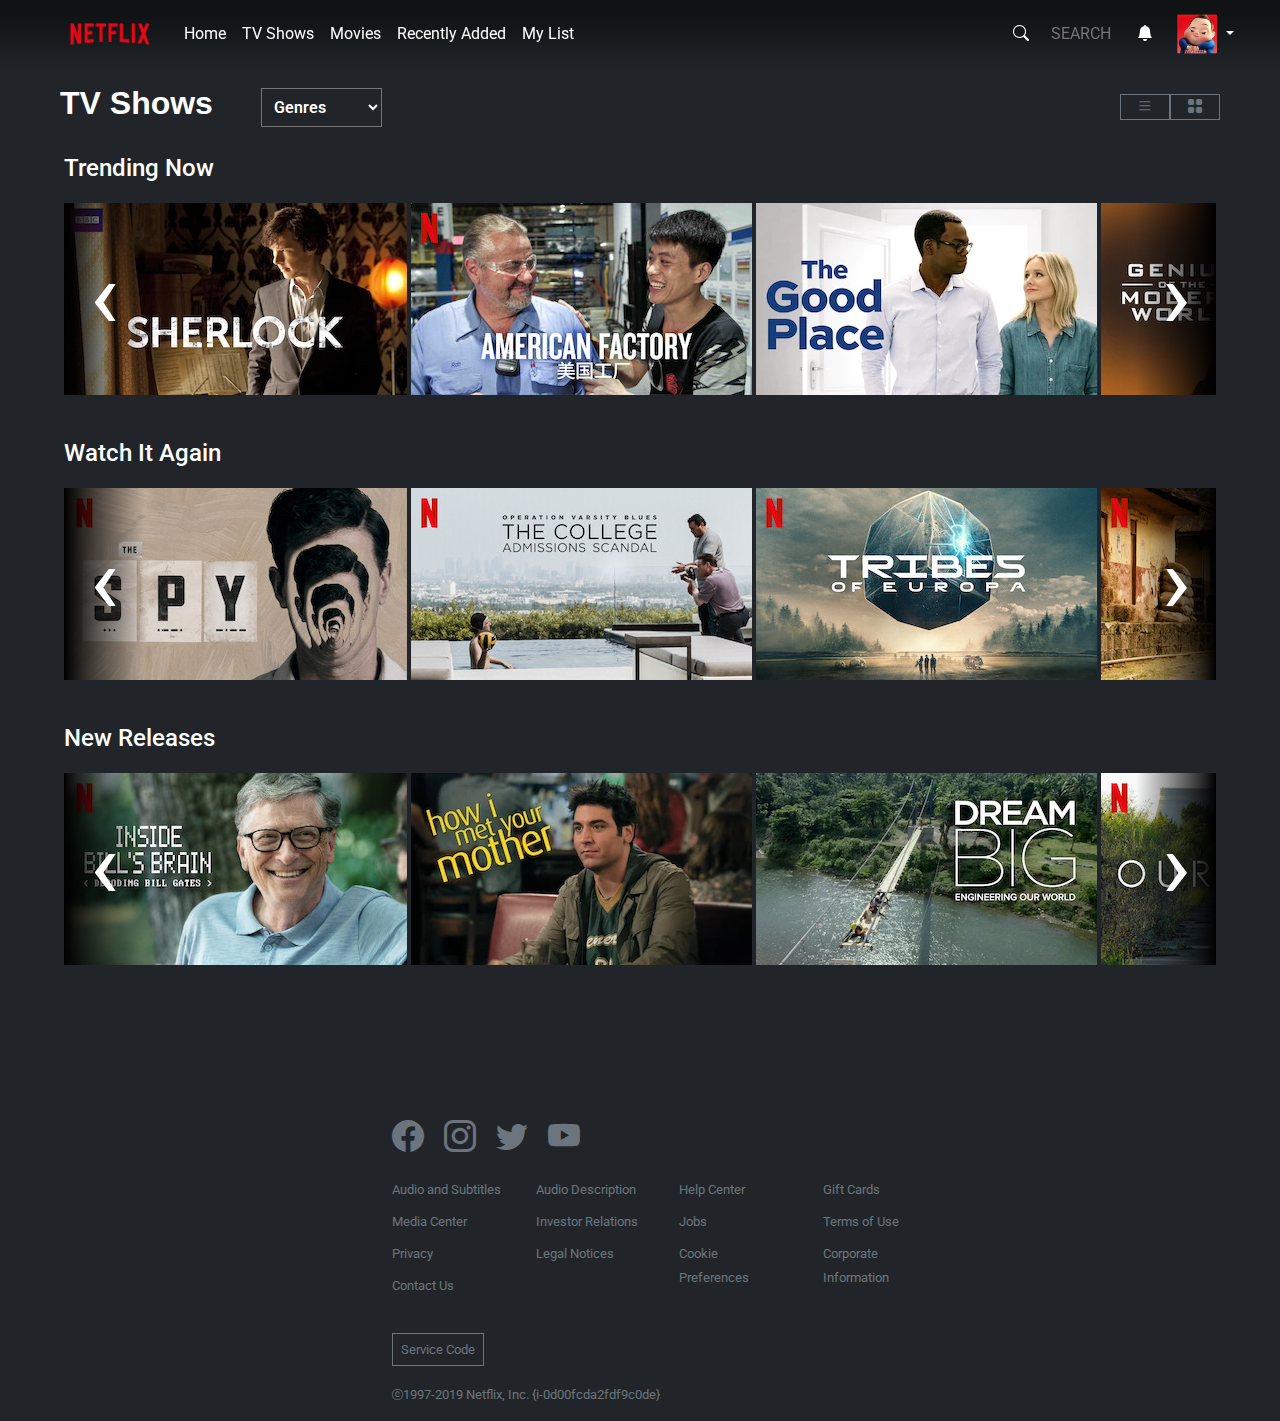
<file: index.html>
<!DOCTYPE html>
<html lang="en">
<head>
    <meta charset="UTF-8">
    <meta name="viewport" content="width=device-width, initial-scale=1.0">
    <link rel="stylesheet" href="../css/style.css">
    <link rel="stylesheet" href="https://cdn.jsdelivr.net/npm/bootstrap-icons@1.11.2/font/bootstrap-icons.min.css">
    <link rel="preconnect" href="https://fonts.googleapis.com">
    <link rel="preconnect" href="https://fonts.gstatic.com" crossorigin>
    <link href="https://fonts.googleapis.com/css2?family=Roboto:ital,wght@0,100;0,300;0,400;0,500;0,700;0,900;1,100;1,300;1,400;1,500;1,700;1,900&display=swap" rel="stylesheet">
    <title>Home</title>
</head>
<body class="general bg-dark">
    <header class="container-fluid header ps-5 pe-4"> <!--Qui c'è la navbar-->
        <nav class="navbar navbar-expand-lg bg-body-dark">
            <div class="navbar-container container-fluid">
                <a class="navbar-brand" href="#">
                    <img src="Netflix-assets/assets/netflix_logo.png" alt="Bootstrap" width="100">
                </a>
                <button class="navbar-toggler bg-secondary" type="button" data-bs-toggle="collapse" data-bs-target="#navbarSupportedContent" aria-controls="navbarSupportedContent" aria-expanded="false" aria-label="Toggle navigation">
                    <span class="navbar-toggler-icon"></span>
                </button>
                <div class="collapse navbar-collapse" id="navbarSupportedContent">
                    <ul class="navbar-nav me-auto">
                        <li class="nav-item">
                        <a class="nav-link active text-white" aria-current="page" href="#">Home</a>
                        </li>
                        <li class="nav-item">
                        <a class="nav-link text-white" href="#">TV Shows</a>
                        </li>
                        <li class="nav-item">
                        <a class="nav-link text-white" href="#">Movies</a>
                        </li>
                        <li class="nav-item">
                        <a class="nav-link text-white" href="#">Recently Added</a>
                        </li>
                        <li class="nav-item">
                        <a class="nav-link text-white" href="#">My List</a>
                        </li>
                    </ul>
                    <!--<form class="d-flex" role="search">
                        
                        <input class="form-control me-2" type="search" placeholder="Search" aria-label="Search">
                        <button class="btn btn-outline-success" type="submit">Search</button>
                    </form>-->
                    <div class="text-white d-flex align-items-center">
                        <div class="d-inline-block">
                            <i class="nav-bi bi bi-search"></i>
                            <input type="search" placeholder="Search" class="bg-transparent border-0 text-white text-uppercase ms-2" style="width: 80px;">
                        </div>
                        <i class="nav-bi bi bi-bell-fill"></i>
                        <div class="btn-group ms-3">
                            <img src="Netflix-assets/assets/avatar.png" alt="profile-pic" width="40">
                            <button type="button" class="btn text-white dropdown-toggle dropdown-toggle-split" data-bs-toggle="dropdown" aria-expanded="false">
                                <span class="visually-hidden">Toggle Dropstart</span>
                            </button>
                            <ul class="dropdown-menu dropdown-menu-end bg-dark">
                                <li><a class="dropdown-item" href="#">View Profile</a></li>
                                <li><a class="dropdown-item" href="profile.html" target="_blank">Edit Profile</a></li>
                                <li><a class="dropdown-item mt-2 border-top border-secondary" href="#">Log Out</a></li>
                              </ul>
                        </div>
                    </div>

                </div>
            </div>
        </nav>
    </header>
    <main class="main ps-5 pe-5 mt-3"> <!--Qui ci sono i caroselli-->
        <div class="container-fluid d-flex align-items-center justify-content-between">
            <div class="d-flex align-items-center">
                <h1 id="main-title" class="text-white me-5 fw-semibold">TV Shows</h1>
                <div>
                    <select aria-placeholder="Genres" name="genres" class="selector bg-dark text-white fw-semibold">
                        <option value="" disabled selected hidden>Genres</option>
                        <option class="selector-option" value="Action">Action</option>
                        <option class="selector-option" value="Horror">Horror</option>
                        <option class="selector-option"value="Teendrama">Teendrama</option>
                        <option class="selector-option" value="Crime">Crime</option>
                    </select>
                </div>               
            </div>
            <form class="d-flex">
                <div class="radio-selection border border-secondary">
                    <input type="radio" id="option1" name="options" value="option1" class="d-none">
                    <label for="option1" class="radio-icon-label text-secondary">
                        <i class="bi bi-list mx-3"></i>
                    </label>
                  </div>                  
                  <div class="radio-selection border border-secondary">
                    <input type="radio" id="option2" name="options" value="option2" class="d-none">
                    <label for="option2" class="radio-icon-label text-secondary">
                        <i class="bi bi-grid-fill mx-3"></i>
                    </label>
                  </div>
            </form>
        </div>
        <!--DA QUI INIZIANO I CAROSELLI-->
        <div class="mt-4 mx-3"> <!--Trending Now-->
            <h2 class="text-white mb-0 fs-4">Trending Now</h2>
            <div class="wrapper"> <!--PRIMO CAROSELLO-->
                <section id="section1">
                <a href="#section2">‹</a>
                    <div class="item">
                    <img src="Netflix-assets/assets/media/media0.webp" alt="Describe Image">
                    </div>
                    <div class="item">
                    <img src="Netflix-assets/assets/media/media1.jpg" alt="Describe Image">
                    </div>
                    <div class="item">
                    <img src="Netflix-assets/assets/media/media2.webp" alt="Describe Image">
                    </div>
                    <div class="item">
                    <img src="Netflix-assets/assets/media/media3.webp" alt="Describe Image">
                    </div>
                    <div class="item">
                    <img src="Netflix-assets/assets/media/media4.jpg" alt="Describe Image">
                    </div>
                <a href="#section2">›</a>
                </section>
                <section id="section2">
                <a href="#section1">‹</a>
                    <div class="item">
                    <img src="Netflix-assets/assets/media/media5.webp" alt="Describe Image">
                    </div>
                    <div class="item">
                    <img src="Netflix-assets/assets/media/media6.jpg" alt="Describe Image">
                    </div>
                    <div class="item">
                    <img src="Netflix-assets/assets/media/media7.webp" alt="Describe Image">
                    </div>
                    <div class="item">
                    <img src="Netflix-assets/assets/media/media8.webp" alt="Describe Image">
                    </div>
                    <div class="item">
                    <img src="Netflix-assets/assets/media/media9.jpg" alt="Describe Image">
                    </div>
                <a href="#section1">›</a>
                </section>
            </div>
        </div>
        <div class="mt-4 mx-3"> <!--Watch It Again-->
            <h2 class="text-white mb-0 fs-4">Watch It Again</h2>
                <div class="wrapper"> <!--SECONDO CAROSELLO-->
                    <section id="section3">
                    <a href="#section4">‹</a>
                        <div class="item">
                        <img src="Netflix-assets/assets/media/media10.jpg" alt="Describe Image">
                        </div>
                        <div class="item">
                        <img src="Netflix-assets/assets/media/media11.jpg" alt="Describe Image">
                        </div>
                        <div class="item">
                        <img src="Netflix-assets/assets/media/media12.jpg" alt="Describe Image">
                        </div>
                        <div class="item">
                        <img src="Netflix-assets/assets/media/media13.jpg" alt="Describe Image">
                        </div>
                        <div class="item">
                        <img src="Netflix-assets/assets/media/media14.webp" alt="Describe Image">
                        </div>
                    <a href="#section4">›</a>
                    </section>
                    <section id="section4">
                    <a href="#section3">‹</a>
                        <div class="item">
                        <img src="Netflix-assets/assets/media/media15.jpg" alt="Describe Image">
                        </div>
                        <div class="item">
                        <img src="Netflix-assets/assets/media/media16.webp" alt="Describe Image">
                        </div>
                        <div class="item">
                        <img src="Netflix-assets/assets/media/media17.jpg" alt="Describe Image">
                        </div>
                        <div class="item">
                        <img src="Netflix-assets/assets/media/media18.jpg" alt="Describe Image">
                        </div>
                        <div class="item">
                        <img src="Netflix-assets/assets/media/media19.webp" alt="Describe Image">
                        </div>
                    <a href="#section3">›</a>
                    </section>
                </div>
        </div>
        <div class="mt-4 mx-3"> <!--New Releases-->
            <h2 class="text-white mb-0 fs-4">New Releases</h2>
            <div class="wrapper"> <!--TERZO CAROSELLO-->
                <section id="section5">
                <a href="#section6">‹</a>
                    <div class="item">
                    <img src="Netflix-assets/assets/media/media20.jpg" alt="Describe Image">
                    </div>
                    <div class="item">
                    <img src="Netflix-assets/assets/media/media22.webp" alt="Describe Image">
                    </div>
                    <div class="item">
                    <img src="Netflix-assets/assets/media/media23.webp" alt="Describe Image">
                    </div>
                    <div class="item">
                    <img src="Netflix-assets/assets/media/media24.jpg" alt="Describe Image">
                    </div>
                    <div class="item">
                    <img src="Netflix-assets/assets/media/media25.webp" alt="Describe Image">
                    </div>
                <a href="#section6">›</a>
                </section>
                <section id="section6">
                <a href="#section5">‹</a>
                    <div class="item">
                    <img src="Netflix-assets/assets/media/media26.webp" alt="Describe Image">
                    </div>
                    <div class="item">
                    <img src="Netflix-assets/assets/media/media27.jpg" alt="Describe Image">
                    </div>
                    <div class="item">
                    <img src="Netflix-assets/assets/media/media28.jpg" alt="Describe Image">
                    </div>
                    <div class="item">
                    <img src="Netflix-assets/assets/media/media29.jpg" alt="Describe Image">
                    </div>
                    <div class="item">
                    <img src="Netflix-assets/assets/media/media30.jpg" alt="Describe Image">
                    </div>
                <a href="#section5">›</a>
                </section>
            </div>
        </div>
    </main>
    <footer class="footer"> <!--Qui c'è il footer-->
        <div class="row-1 d-flex">
            <a href="#" class="bi-footer text-secondary px-2 me-1"><i class="fs-2 bi bi-facebook"></i></a>
            <a href="#" class="bi-footer text-secondary px-2 me-1"><i class="fs-2 bi bi-instagram"></i></a>
            <a href="#" class="bi-footer text-secondary px-2 me-1"><i class="fs-2 bi bi-twitter"></i></a>
            <a href="#" class="bi-footer text-secondary px-2 me-1"><i class="fs-2 bi bi-youtube"></i></a>
        </div>
        <div class="row mt-3">
            <div class="col">
                <ul class="text-secondary list-unstyled ps-2">
                    <li class="mb-2">
                        <a class="li-footer fs-8" href="#">
                            Audio and Subtitles
                        </a>
                    </li>
                    <li class="mb-2">
                        <a class="li-footer fs-8" href="#">
                            Media Center
                        </a>
                    </li>
                    <li class="mb-2">
                        <a class="li-footer fs-8" href="#">
                            Privacy
                        </a>
                    </li>
                    <li class="mb-2">
                        <a class="li-footer fs-8" href="#">
                            Contact Us
                        </a>
                    </li>
                </ul>
            </div>
            <div class="col">
                <ul class="text-secondary list-unstyled ps-2">
                    <li class="mb-2">
                        <a class="li-footer fs-8" href="#">
                            Audio Description
                        </a>
                    </li>
                    <li class="mb-2">
                        <a class="li-footer fs-8" href="#">
                            Investor Relations
                        </a>
                    </li>
                    <li class="mb-2">
                        <a class="li-footer fs-8" href="#">
                            Legal Notices
                        </a>
                    </li>
                </ul>
            </div>
            <div class="col">
                <ul class="text-secondary list-unstyled ps-2">
                    <li class="mb-2">
                        <a class="li-footer fs-8" href="#">
                            Help Center
                        </a>
                    </li>
                    <li class="mb-2">
                        <a class="li-footer fs-8" href="#">
                            Jobs
                        </a>
                    </li>
                    <li class="mb-2">
                        <a class="li-footer fs-8" href="#">
                            Cookie Preferences
                        </a>
                    </li>
                </ul>
            </div>
            <div class="col">
                <ul class="text-secondary list-unstyled ps-2">
                    <li class="mb-2">
                        <a class="li-footer fs-8" href="#">
                            Gift Cards
                        </a>
                    </li>
                    <li class="mb-2">
                        <a class="li-footer fs-8" href="#">
                            Terms of Use
                        </a>
                    </li>
                    <li class="mb-2">
                        <a class="li-footer fs-8" href="#">
                            Corporate Information
                        </a>
                    </li>
                </ul>
            </div>
        </div>
        <div class="ms-2 mt-4">
            <a class="service-code border border-secondary p-2 fs-8 text-decoration-none text-secondary" href="#">Service Code</a>
        </div>
        <div class="ms-2 mt-4">
            <p class="text-secondary fs-8">
                <i class="bi bi-c-circle fs-7"></i><span>1997-2019 Netflix, Inc. {i-0d00fcda2fdf9c0de}</span>
            </p>
        </div>
    </footer>
    <!--Js-->
    <script src="https://cdn.jsdelivr.net/npm/bootstrap@5.3.2/dist/js/bootstrap.bundle.min.js" integrity="sha384-C6RzsynM9kWDrMNeT87bh95OGNyZPhcTNXj1NW7RuBCsyN/o0jlpcV8Qyq46cDfL" crossorigin="anonymous"></script>
    <script src="js/script.js"></script>
</body>
</html>
</file>
<file: css/style.css>
@charset "UTF-8";
.fs-4 {
  font-size: 0.4rem;
}

.fs-5 {
  font-size: 0.5rem;
}

.fs-6 {
  font-size: 0.6rem;
}

.fs-7 {
  font-size: 0.7rem;
}

.fs-8 {
  font-size: 0.8rem;
}

.fs-9 {
  font-size: 0.9rem;
}

.general {
  font-family: "Roboto", sans-serif;
  font-weight: 400;
}

.dropdown-menu a.dropdown-item {
  color: #6c757d;
}
.dropdown-menu a.dropdown-item:hover {
  background-color: #6c757d;
  color: #fff;
}

.header {
  background-color: rgba(33, 37, 41, 0.5);
  background: linear-gradient(0deg, rgba(33, 37, 41, 0.5) 0%, rgba(0, 0, 0, 0.5) 79%);
  position: sticky;
  top: 0;
  backdrop-filter: blur(4px);
  z-index: 3;
  margin: 0;
}

.nav-link {
  box-sizing: border-box;
}
.nav-link:hover {
  font-weight: bold;
  color: #fff;
}

.nav-bi {
  padding: 0.5rem;
  border-radius: 3rem;
}
.nav-bi:hover {
  background-color: #6c757d;
}

.main {
  margin-bottom: 8rem;
}

#main-title {
  font-size: 2rem;
}

.selector {
  padding: 0.5rem;
}
.selector a.selector-option {
  margin: 0.5rem;
}
.selector a.selector-option:hover {
  background-color: #6c757d;
}

.footer {
  width: 50%;
  margin: auto;
}

.bi-footer:hover {
  background-color: #D60B16;
  color: #fff;
}

.li-footer {
  text-decoration: none;
  color: #6c757d;
}
.li-footer:hover {
  color: #D60B16;
}

.service-code:hover {
  background-color: #D60B16;
  color: #fff;
  border-color: #fff;
}

/*!
 * Bootstrap  v5.3.2 (https://getbootstrap.com/)
 * Copyright 2011-2023 The Bootstrap Authors
 * Licensed under MIT (https://github.com/twbs/bootstrap/blob/main/LICENSE)
 */
:root,
[data-bs-theme=light] {
  --bs-blue: #0d6efd;
  --bs-indigo: #6610f2;
  --bs-purple: #6f42c1;
  --bs-pink: #d63384;
  --bs-red: #dc3545;
  --bs-orange: #fd7e14;
  --bs-yellow: #ffc107;
  --bs-green: #198754;
  --bs-teal: #20c997;
  --bs-cyan: #0dcaf0;
  --bs-black: #000;
  --bs-white: #fff;
  --bs-gray: #6c757d;
  --bs-gray-dark: #343a40;
  --bs-gray-100: #f8f9fa;
  --bs-gray-200: #e9ecef;
  --bs-gray-300: #dee2e6;
  --bs-gray-400: #ced4da;
  --bs-gray-500: #adb5bd;
  --bs-gray-600: #6c757d;
  --bs-gray-700: #495057;
  --bs-gray-800: #343a40;
  --bs-gray-900: #212529;
  --bs-primary: #0d6efd;
  --bs-secondary: #6c757d;
  --bs-success: #198754;
  --bs-info: #0dcaf0;
  --bs-warning: #ffc107;
  --bs-danger: #dc3545;
  --bs-light: #f8f9fa;
  --bs-dark: #212529;
  --bs-primary-rgb: 13, 110, 253;
  --bs-secondary-rgb: 108, 117, 125;
  --bs-success-rgb: 25, 135, 84;
  --bs-info-rgb: 13, 202, 240;
  --bs-warning-rgb: 255, 193, 7;
  --bs-danger-rgb: 220, 53, 69;
  --bs-light-rgb: 248, 249, 250;
  --bs-dark-rgb: 33, 37, 41;
  --bs-primary-text-emphasis: #052c65;
  --bs-secondary-text-emphasis: #2b2f32;
  --bs-success-text-emphasis: #0a3622;
  --bs-info-text-emphasis: #055160;
  --bs-warning-text-emphasis: #664d03;
  --bs-danger-text-emphasis: #58151c;
  --bs-light-text-emphasis: #495057;
  --bs-dark-text-emphasis: #495057;
  --bs-primary-bg-subtle: #cfe2ff;
  --bs-secondary-bg-subtle: #e2e3e5;
  --bs-success-bg-subtle: #d1e7dd;
  --bs-info-bg-subtle: #cff4fc;
  --bs-warning-bg-subtle: #fff3cd;
  --bs-danger-bg-subtle: #f8d7da;
  --bs-light-bg-subtle: #fcfcfd;
  --bs-dark-bg-subtle: #ced4da;
  --bs-primary-border-subtle: #9ec5fe;
  --bs-secondary-border-subtle: #c4c8cb;
  --bs-success-border-subtle: #a3cfbb;
  --bs-info-border-subtle: #9eeaf9;
  --bs-warning-border-subtle: #ffe69c;
  --bs-danger-border-subtle: #f1aeb5;
  --bs-light-border-subtle: #e9ecef;
  --bs-dark-border-subtle: #adb5bd;
  --bs-white-rgb: 255, 255, 255;
  --bs-black-rgb: 0, 0, 0;
  --bs-font-sans-serif: system-ui, -apple-system, "Segoe UI", Roboto, "Helvetica Neue", "Noto Sans", "Liberation Sans", Arial, sans-serif, "Apple Color Emoji", "Segoe UI Emoji", "Segoe UI Symbol", "Noto Color Emoji";
  --bs-font-monospace: SFMono-Regular, Menlo, Monaco, Consolas, "Liberation Mono", "Courier New", monospace;
  --bs-gradient: linear-gradient(180deg, rgba(255, 255, 255, 0.15), rgba(255, 255, 255, 0));
  --bs-body-font-family: var(--bs-font-sans-serif);
  --bs-body-font-size: 1rem;
  --bs-body-font-weight: 400;
  --bs-body-line-height: 1.5;
  --bs-body-color: #212529;
  --bs-body-color-rgb: 33, 37, 41;
  --bs-body-bg: #fff;
  --bs-body-bg-rgb: 255, 255, 255;
  --bs-emphasis-color: #000;
  --bs-emphasis-color-rgb: 0, 0, 0;
  --bs-secondary-color: rgba(33, 37, 41, 0.75);
  --bs-secondary-color-rgb: 33, 37, 41;
  --bs-secondary-bg: #e9ecef;
  --bs-secondary-bg-rgb: 233, 236, 239;
  --bs-tertiary-color: rgba(33, 37, 41, 0.5);
  --bs-tertiary-color-rgb: 33, 37, 41;
  --bs-tertiary-bg: #f8f9fa;
  --bs-tertiary-bg-rgb: 248, 249, 250;
  --bs-heading-color: inherit;
  --bs-link-color: #0d6efd;
  --bs-link-color-rgb: 13, 110, 253;
  --bs-link-decoration: underline;
  --bs-link-hover-color: #0a58ca;
  --bs-link-hover-color-rgb: 10, 88, 202;
  --bs-code-color: #d63384;
  --bs-highlight-color: #212529;
  --bs-highlight-bg: #fff3cd;
  --bs-border-width: 1px;
  --bs-border-style: solid;
  --bs-border-color: #dee2e6;
  --bs-border-color-translucent: rgba(0, 0, 0, 0.175);
  --bs-border-radius: 0.375rem;
  --bs-border-radius-sm: 0.25rem;
  --bs-border-radius-lg: 0.5rem;
  --bs-border-radius-xl: 1rem;
  --bs-border-radius-xxl: 2rem;
  --bs-border-radius-2xl: var(--bs-border-radius-xxl);
  --bs-border-radius-pill: 50rem;
  --bs-box-shadow: 0 0.5rem 1rem rgba(0, 0, 0, 0.15);
  --bs-box-shadow-sm: 0 0.125rem 0.25rem rgba(0, 0, 0, 0.075);
  --bs-box-shadow-lg: 0 1rem 3rem rgba(0, 0, 0, 0.175);
  --bs-box-shadow-inset: inset 0 1px 2px rgba(0, 0, 0, 0.075);
  --bs-focus-ring-width: 0.25rem;
  --bs-focus-ring-opacity: 0.25;
  --bs-focus-ring-color: rgba(13, 110, 253, 0.25);
  --bs-form-valid-color: #198754;
  --bs-form-valid-border-color: #198754;
  --bs-form-invalid-color: #dc3545;
  --bs-form-invalid-border-color: #dc3545;
}

[data-bs-theme=dark] {
  color-scheme: dark;
  --bs-body-color: #dee2e6;
  --bs-body-color-rgb: 222, 226, 230;
  --bs-body-bg: #212529;
  --bs-body-bg-rgb: 33, 37, 41;
  --bs-emphasis-color: #fff;
  --bs-emphasis-color-rgb: 255, 255, 255;
  --bs-secondary-color: rgba(222, 226, 230, 0.75);
  --bs-secondary-color-rgb: 222, 226, 230;
  --bs-secondary-bg: #343a40;
  --bs-secondary-bg-rgb: 52, 58, 64;
  --bs-tertiary-color: rgba(222, 226, 230, 0.5);
  --bs-tertiary-color-rgb: 222, 226, 230;
  --bs-tertiary-bg: #2b3035;
  --bs-tertiary-bg-rgb: 43, 48, 53;
  --bs-primary-text-emphasis: #6ea8fe;
  --bs-secondary-text-emphasis: #a7acb1;
  --bs-success-text-emphasis: #75b798;
  --bs-info-text-emphasis: #6edff6;
  --bs-warning-text-emphasis: #ffda6a;
  --bs-danger-text-emphasis: #ea868f;
  --bs-light-text-emphasis: #f8f9fa;
  --bs-dark-text-emphasis: #dee2e6;
  --bs-primary-bg-subtle: #031633;
  --bs-secondary-bg-subtle: #161719;
  --bs-success-bg-subtle: #051b11;
  --bs-info-bg-subtle: #032830;
  --bs-warning-bg-subtle: #332701;
  --bs-danger-bg-subtle: #2c0b0e;
  --bs-light-bg-subtle: #343a40;
  --bs-dark-bg-subtle: #1a1d20;
  --bs-primary-border-subtle: #084298;
  --bs-secondary-border-subtle: #41464b;
  --bs-success-border-subtle: #0f5132;
  --bs-info-border-subtle: #087990;
  --bs-warning-border-subtle: #997404;
  --bs-danger-border-subtle: #842029;
  --bs-light-border-subtle: #495057;
  --bs-dark-border-subtle: #343a40;
  --bs-heading-color: inherit;
  --bs-link-color: #6ea8fe;
  --bs-link-hover-color: #8bb9fe;
  --bs-link-color-rgb: 110, 168, 254;
  --bs-link-hover-color-rgb: 139, 185, 254;
  --bs-code-color: #e685b5;
  --bs-highlight-color: #dee2e6;
  --bs-highlight-bg: #664d03;
  --bs-border-color: #495057;
  --bs-border-color-translucent: rgba(255, 255, 255, 0.15);
  --bs-form-valid-color: #75b798;
  --bs-form-valid-border-color: #75b798;
  --bs-form-invalid-color: #ea868f;
  --bs-form-invalid-border-color: #ea868f;
}

*,
*::before,
*::after {
  box-sizing: border-box;
}

@media (prefers-reduced-motion: no-preference) {
  :root {
    scroll-behavior: smooth;
  }
}

body {
  margin: 0;
  font-family: var(--bs-body-font-family);
  font-size: var(--bs-body-font-size);
  font-weight: var(--bs-body-font-weight);
  line-height: var(--bs-body-line-height);
  color: var(--bs-body-color);
  text-align: var(--bs-body-text-align);
  background-color: var(--bs-body-bg);
  -webkit-text-size-adjust: 100%;
  -webkit-tap-highlight-color: rgba(0, 0, 0, 0);
}

hr {
  margin: 1rem 0;
  color: inherit;
  border: 0;
  border-top: var(--bs-border-width) solid;
  opacity: 0.25;
}

h6, .h6, h5, .h5, h4, .h4, h3, .h3, h2, .h2, h1, .h1 {
  margin-top: 0;
  margin-bottom: 0.5rem;
  font-weight: 500;
  line-height: 1.2;
  color: var(--bs-heading-color);
}

h1, .h1 {
  font-size: calc(1.375rem + 1.5vw);
}
@media (min-width: 1200px) {
  h1, .h1 {
    font-size: 2.5rem;
  }
}

h2, .h2 {
  font-size: calc(1.325rem + 0.9vw);
}
@media (min-width: 1200px) {
  h2, .h2 {
    font-size: 2rem;
  }
}

h3, .h3 {
  font-size: calc(1.3rem + 0.6vw);
}
@media (min-width: 1200px) {
  h3, .h3 {
    font-size: 1.75rem;
  }
}

h4, .h4 {
  font-size: calc(1.275rem + 0.3vw);
}
@media (min-width: 1200px) {
  h4, .h4 {
    font-size: 1.5rem;
  }
}

h5, .h5 {
  font-size: 1.25rem;
}

h6, .h6 {
  font-size: 1rem;
}

p {
  margin-top: 0;
  margin-bottom: 1rem;
}

abbr[title] {
  text-decoration: underline dotted;
  cursor: help;
  text-decoration-skip-ink: none;
}

address {
  margin-bottom: 1rem;
  font-style: normal;
  line-height: inherit;
}

ol,
ul {
  padding-left: 2rem;
}

ol,
ul,
dl {
  margin-top: 0;
  margin-bottom: 1rem;
}

ol ol,
ul ul,
ol ul,
ul ol {
  margin-bottom: 0;
}

dt {
  font-weight: 700;
}

dd {
  margin-bottom: 0.5rem;
  margin-left: 0;
}

blockquote {
  margin: 0 0 1rem;
}

b,
strong {
  font-weight: bolder;
}

small, .small {
  font-size: 0.875em;
}

mark, .mark {
  padding: 0.1875em;
  color: var(--bs-highlight-color);
  background-color: var(--bs-highlight-bg);
}

sub,
sup {
  position: relative;
  font-size: 0.75em;
  line-height: 0;
  vertical-align: baseline;
}

sub {
  bottom: -0.25em;
}

sup {
  top: -0.5em;
}

a {
  color: rgba(var(--bs-link-color-rgb), var(--bs-link-opacity, 1));
  text-decoration: underline;
}
a:hover {
  --bs-link-color-rgb: var(--bs-link-hover-color-rgb);
}

a:not([href]):not([class]), a:not([href]):not([class]):hover {
  color: inherit;
  text-decoration: none;
}

pre,
code,
kbd,
samp {
  font-family: var(--bs-font-monospace);
  font-size: 1em;
}

pre {
  display: block;
  margin-top: 0;
  margin-bottom: 1rem;
  overflow: auto;
  font-size: 0.875em;
}
pre code {
  font-size: inherit;
  color: inherit;
  word-break: normal;
}

code {
  font-size: 0.875em;
  color: var(--bs-code-color);
  word-wrap: break-word;
}
a > code {
  color: inherit;
}

kbd {
  padding: 0.1875rem 0.375rem;
  font-size: 0.875em;
  color: var(--bs-body-bg);
  background-color: var(--bs-body-color);
  border-radius: 0.25rem;
}
kbd kbd {
  padding: 0;
  font-size: 1em;
}

figure {
  margin: 0 0 1rem;
}

img,
svg {
  vertical-align: middle;
}

table {
  caption-side: bottom;
  border-collapse: collapse;
}

caption {
  padding-top: 0.5rem;
  padding-bottom: 0.5rem;
  color: var(--bs-secondary-color);
  text-align: left;
}

th {
  text-align: inherit;
  text-align: -webkit-match-parent;
}

thead,
tbody,
tfoot,
tr,
td,
th {
  border-color: inherit;
  border-style: solid;
  border-width: 0;
}

label {
  display: inline-block;
}

button {
  border-radius: 0;
}

button:focus:not(:focus-visible) {
  outline: 0;
}

input,
button,
select,
optgroup,
textarea {
  margin: 0;
  font-family: inherit;
  font-size: inherit;
  line-height: inherit;
}

button,
select {
  text-transform: none;
}

[role=button] {
  cursor: pointer;
}

select {
  word-wrap: normal;
}
select:disabled {
  opacity: 1;
}

[list]:not([type=date]):not([type=datetime-local]):not([type=month]):not([type=week]):not([type=time])::-webkit-calendar-picker-indicator {
  display: none !important;
}

button,
[type=button],
[type=reset],
[type=submit] {
  -webkit-appearance: button;
}
button:not(:disabled),
[type=button]:not(:disabled),
[type=reset]:not(:disabled),
[type=submit]:not(:disabled) {
  cursor: pointer;
}

::-moz-focus-inner {
  padding: 0;
  border-style: none;
}

textarea {
  resize: vertical;
}

fieldset {
  min-width: 0;
  padding: 0;
  margin: 0;
  border: 0;
}

legend {
  float: left;
  width: 100%;
  padding: 0;
  margin-bottom: 0.5rem;
  font-size: calc(1.275rem + 0.3vw);
  line-height: inherit;
}
@media (min-width: 1200px) {
  legend {
    font-size: 1.5rem;
  }
}
legend + * {
  clear: left;
}

::-webkit-datetime-edit-fields-wrapper,
::-webkit-datetime-edit-text,
::-webkit-datetime-edit-minute,
::-webkit-datetime-edit-hour-field,
::-webkit-datetime-edit-day-field,
::-webkit-datetime-edit-month-field,
::-webkit-datetime-edit-year-field {
  padding: 0;
}

::-webkit-inner-spin-button {
  height: auto;
}

[type=search] {
  -webkit-appearance: textfield;
  outline-offset: -2px;
}

/* rtl:raw:
[type="tel"],
[type="url"],
[type="email"],
[type="number"] {
  direction: ltr;
}
*/
::-webkit-search-decoration {
  -webkit-appearance: none;
}

::-webkit-color-swatch-wrapper {
  padding: 0;
}

::file-selector-button {
  font: inherit;
  -webkit-appearance: button;
}

output {
  display: inline-block;
}

iframe {
  border: 0;
}

summary {
  display: list-item;
  cursor: pointer;
}

progress {
  vertical-align: baseline;
}

[hidden] {
  display: none !important;
}

.lead {
  font-size: 1.25rem;
  font-weight: 300;
}

.display-1 {
  font-size: calc(1.625rem + 4.5vw);
  font-weight: 300;
  line-height: 1.2;
}
@media (min-width: 1200px) {
  .display-1 {
    font-size: 5rem;
  }
}

.display-2 {
  font-size: calc(1.575rem + 3.9vw);
  font-weight: 300;
  line-height: 1.2;
}
@media (min-width: 1200px) {
  .display-2 {
    font-size: 4.5rem;
  }
}

.display-3 {
  font-size: calc(1.525rem + 3.3vw);
  font-weight: 300;
  line-height: 1.2;
}
@media (min-width: 1200px) {
  .display-3 {
    font-size: 4rem;
  }
}

.display-4 {
  font-size: calc(1.475rem + 2.7vw);
  font-weight: 300;
  line-height: 1.2;
}
@media (min-width: 1200px) {
  .display-4 {
    font-size: 3.5rem;
  }
}

.display-5 {
  font-size: calc(1.425rem + 2.1vw);
  font-weight: 300;
  line-height: 1.2;
}
@media (min-width: 1200px) {
  .display-5 {
    font-size: 3rem;
  }
}

.display-6 {
  font-size: calc(1.375rem + 1.5vw);
  font-weight: 300;
  line-height: 1.2;
}
@media (min-width: 1200px) {
  .display-6 {
    font-size: 2.5rem;
  }
}

.list-unstyled {
  padding-left: 0;
  list-style: none;
}

.list-inline {
  padding-left: 0;
  list-style: none;
}

.list-inline-item {
  display: inline-block;
}
.list-inline-item:not(:last-child) {
  margin-right: 0.5rem;
}

.initialism {
  font-size: 0.875em;
  text-transform: uppercase;
}

.blockquote {
  margin-bottom: 1rem;
  font-size: 1.25rem;
}
.blockquote > :last-child {
  margin-bottom: 0;
}

.blockquote-footer {
  margin-top: -1rem;
  margin-bottom: 1rem;
  font-size: 0.875em;
  color: #6c757d;
}
.blockquote-footer::before {
  content: "— ";
}

.img-fluid {
  max-width: 100%;
  height: auto;
}

.img-thumbnail {
  padding: 0.25rem;
  background-color: var(--bs-body-bg);
  border: var(--bs-border-width) solid var(--bs-border-color);
  border-radius: var(--bs-border-radius);
  max-width: 100%;
  height: auto;
}

.figure {
  display: inline-block;
}

.figure-img {
  margin-bottom: 0.5rem;
  line-height: 1;
}

.figure-caption {
  font-size: 0.875em;
  color: var(--bs-secondary-color);
}

.container,
.container-fluid,
.container-xxl,
.container-xl,
.container-lg,
.container-md,
.container-sm {
  --bs-gutter-x: 1.5rem;
  --bs-gutter-y: 0;
  width: 100%;
  padding-right: calc(var(--bs-gutter-x) * 0.5);
  padding-left: calc(var(--bs-gutter-x) * 0.5);
  margin-right: auto;
  margin-left: auto;
}

@media (min-width: 576px) {
  .container-sm, .container {
    max-width: 540px;
  }
}
@media (min-width: 768px) {
  .container-md, .container-sm, .container {
    max-width: 720px;
  }
}
@media (min-width: 992px) {
  .container-lg, .container-md, .container-sm, .container {
    max-width: 960px;
  }
}
@media (min-width: 1200px) {
  .container-xl, .container-lg, .container-md, .container-sm, .container {
    max-width: 1140px;
  }
}
@media (min-width: 1400px) {
  .container-xxl, .container-xl, .container-lg, .container-md, .container-sm, .container {
    max-width: 1320px;
  }
}
:root {
  --bs-breakpoint-xs: 0;
  --bs-breakpoint-sm: 576px;
  --bs-breakpoint-md: 768px;
  --bs-breakpoint-lg: 992px;
  --bs-breakpoint-xl: 1200px;
  --bs-breakpoint-xxl: 1400px;
}

.row {
  --bs-gutter-x: 1.5rem;
  --bs-gutter-y: 0;
  display: flex;
  flex-wrap: wrap;
  margin-top: calc(-1 * var(--bs-gutter-y));
  margin-right: calc(-0.5 * var(--bs-gutter-x));
  margin-left: calc(-0.5 * var(--bs-gutter-x));
}
.row > * {
  flex-shrink: 0;
  width: 100%;
  max-width: 100%;
  padding-right: calc(var(--bs-gutter-x) * 0.5);
  padding-left: calc(var(--bs-gutter-x) * 0.5);
  margin-top: var(--bs-gutter-y);
}

.col {
  flex: 1 0 0%;
}

.row-cols-auto > * {
  flex: 0 0 auto;
  width: auto;
}

.row-cols-1 > * {
  flex: 0 0 auto;
  width: 100%;
}

.row-cols-2 > * {
  flex: 0 0 auto;
  width: 50%;
}

.row-cols-3 > * {
  flex: 0 0 auto;
  width: 33.33333333%;
}

.row-cols-4 > * {
  flex: 0 0 auto;
  width: 25%;
}

.row-cols-5 > * {
  flex: 0 0 auto;
  width: 20%;
}

.row-cols-6 > * {
  flex: 0 0 auto;
  width: 16.66666667%;
}

.col-auto {
  flex: 0 0 auto;
  width: auto;
}

.col-1 {
  flex: 0 0 auto;
  width: 8.33333333%;
}

.col-2 {
  flex: 0 0 auto;
  width: 16.66666667%;
}

.col-3 {
  flex: 0 0 auto;
  width: 25%;
}

.col-4 {
  flex: 0 0 auto;
  width: 33.33333333%;
}

.col-5 {
  flex: 0 0 auto;
  width: 41.66666667%;
}

.col-6 {
  flex: 0 0 auto;
  width: 50%;
}

.col-7 {
  flex: 0 0 auto;
  width: 58.33333333%;
}

.col-8 {
  flex: 0 0 auto;
  width: 66.66666667%;
}

.col-9 {
  flex: 0 0 auto;
  width: 75%;
}

.col-10 {
  flex: 0 0 auto;
  width: 83.33333333%;
}

.col-11 {
  flex: 0 0 auto;
  width: 91.66666667%;
}

.col-12 {
  flex: 0 0 auto;
  width: 100%;
}

.offset-1 {
  margin-left: 8.33333333%;
}

.offset-2 {
  margin-left: 16.66666667%;
}

.offset-3 {
  margin-left: 25%;
}

.offset-4 {
  margin-left: 33.33333333%;
}

.offset-5 {
  margin-left: 41.66666667%;
}

.offset-6 {
  margin-left: 50%;
}

.offset-7 {
  margin-left: 58.33333333%;
}

.offset-8 {
  margin-left: 66.66666667%;
}

.offset-9 {
  margin-left: 75%;
}

.offset-10 {
  margin-left: 83.33333333%;
}

.offset-11 {
  margin-left: 91.66666667%;
}

.g-0,
.gx-0 {
  --bs-gutter-x: 0;
}

.g-0,
.gy-0 {
  --bs-gutter-y: 0;
}

.g-1,
.gx-1 {
  --bs-gutter-x: 0.25rem;
}

.g-1,
.gy-1 {
  --bs-gutter-y: 0.25rem;
}

.g-2,
.gx-2 {
  --bs-gutter-x: 0.5rem;
}

.g-2,
.gy-2 {
  --bs-gutter-y: 0.5rem;
}

.g-3,
.gx-3 {
  --bs-gutter-x: 1rem;
}

.g-3,
.gy-3 {
  --bs-gutter-y: 1rem;
}

.g-4,
.gx-4 {
  --bs-gutter-x: 1.5rem;
}

.g-4,
.gy-4 {
  --bs-gutter-y: 1.5rem;
}

.g-5,
.gx-5 {
  --bs-gutter-x: 3rem;
}

.g-5,
.gy-5 {
  --bs-gutter-y: 3rem;
}

@media (min-width: 576px) {
  .col-sm {
    flex: 1 0 0%;
  }
  .row-cols-sm-auto > * {
    flex: 0 0 auto;
    width: auto;
  }
  .row-cols-sm-1 > * {
    flex: 0 0 auto;
    width: 100%;
  }
  .row-cols-sm-2 > * {
    flex: 0 0 auto;
    width: 50%;
  }
  .row-cols-sm-3 > * {
    flex: 0 0 auto;
    width: 33.33333333%;
  }
  .row-cols-sm-4 > * {
    flex: 0 0 auto;
    width: 25%;
  }
  .row-cols-sm-5 > * {
    flex: 0 0 auto;
    width: 20%;
  }
  .row-cols-sm-6 > * {
    flex: 0 0 auto;
    width: 16.66666667%;
  }
  .col-sm-auto {
    flex: 0 0 auto;
    width: auto;
  }
  .col-sm-1 {
    flex: 0 0 auto;
    width: 8.33333333%;
  }
  .col-sm-2 {
    flex: 0 0 auto;
    width: 16.66666667%;
  }
  .col-sm-3 {
    flex: 0 0 auto;
    width: 25%;
  }
  .col-sm-4 {
    flex: 0 0 auto;
    width: 33.33333333%;
  }
  .col-sm-5 {
    flex: 0 0 auto;
    width: 41.66666667%;
  }
  .col-sm-6 {
    flex: 0 0 auto;
    width: 50%;
  }
  .col-sm-7 {
    flex: 0 0 auto;
    width: 58.33333333%;
  }
  .col-sm-8 {
    flex: 0 0 auto;
    width: 66.66666667%;
  }
  .col-sm-9 {
    flex: 0 0 auto;
    width: 75%;
  }
  .col-sm-10 {
    flex: 0 0 auto;
    width: 83.33333333%;
  }
  .col-sm-11 {
    flex: 0 0 auto;
    width: 91.66666667%;
  }
  .col-sm-12 {
    flex: 0 0 auto;
    width: 100%;
  }
  .offset-sm-0 {
    margin-left: 0;
  }
  .offset-sm-1 {
    margin-left: 8.33333333%;
  }
  .offset-sm-2 {
    margin-left: 16.66666667%;
  }
  .offset-sm-3 {
    margin-left: 25%;
  }
  .offset-sm-4 {
    margin-left: 33.33333333%;
  }
  .offset-sm-5 {
    margin-left: 41.66666667%;
  }
  .offset-sm-6 {
    margin-left: 50%;
  }
  .offset-sm-7 {
    margin-left: 58.33333333%;
  }
  .offset-sm-8 {
    margin-left: 66.66666667%;
  }
  .offset-sm-9 {
    margin-left: 75%;
  }
  .offset-sm-10 {
    margin-left: 83.33333333%;
  }
  .offset-sm-11 {
    margin-left: 91.66666667%;
  }
  .g-sm-0,
  .gx-sm-0 {
    --bs-gutter-x: 0;
  }
  .g-sm-0,
  .gy-sm-0 {
    --bs-gutter-y: 0;
  }
  .g-sm-1,
  .gx-sm-1 {
    --bs-gutter-x: 0.25rem;
  }
  .g-sm-1,
  .gy-sm-1 {
    --bs-gutter-y: 0.25rem;
  }
  .g-sm-2,
  .gx-sm-2 {
    --bs-gutter-x: 0.5rem;
  }
  .g-sm-2,
  .gy-sm-2 {
    --bs-gutter-y: 0.5rem;
  }
  .g-sm-3,
  .gx-sm-3 {
    --bs-gutter-x: 1rem;
  }
  .g-sm-3,
  .gy-sm-3 {
    --bs-gutter-y: 1rem;
  }
  .g-sm-4,
  .gx-sm-4 {
    --bs-gutter-x: 1.5rem;
  }
  .g-sm-4,
  .gy-sm-4 {
    --bs-gutter-y: 1.5rem;
  }
  .g-sm-5,
  .gx-sm-5 {
    --bs-gutter-x: 3rem;
  }
  .g-sm-5,
  .gy-sm-5 {
    --bs-gutter-y: 3rem;
  }
}
@media (min-width: 768px) {
  .col-md {
    flex: 1 0 0%;
  }
  .row-cols-md-auto > * {
    flex: 0 0 auto;
    width: auto;
  }
  .row-cols-md-1 > * {
    flex: 0 0 auto;
    width: 100%;
  }
  .row-cols-md-2 > * {
    flex: 0 0 auto;
    width: 50%;
  }
  .row-cols-md-3 > * {
    flex: 0 0 auto;
    width: 33.33333333%;
  }
  .row-cols-md-4 > * {
    flex: 0 0 auto;
    width: 25%;
  }
  .row-cols-md-5 > * {
    flex: 0 0 auto;
    width: 20%;
  }
  .row-cols-md-6 > * {
    flex: 0 0 auto;
    width: 16.66666667%;
  }
  .col-md-auto {
    flex: 0 0 auto;
    width: auto;
  }
  .col-md-1 {
    flex: 0 0 auto;
    width: 8.33333333%;
  }
  .col-md-2 {
    flex: 0 0 auto;
    width: 16.66666667%;
  }
  .col-md-3 {
    flex: 0 0 auto;
    width: 25%;
  }
  .col-md-4 {
    flex: 0 0 auto;
    width: 33.33333333%;
  }
  .col-md-5 {
    flex: 0 0 auto;
    width: 41.66666667%;
  }
  .col-md-6 {
    flex: 0 0 auto;
    width: 50%;
  }
  .col-md-7 {
    flex: 0 0 auto;
    width: 58.33333333%;
  }
  .col-md-8 {
    flex: 0 0 auto;
    width: 66.66666667%;
  }
  .col-md-9 {
    flex: 0 0 auto;
    width: 75%;
  }
  .col-md-10 {
    flex: 0 0 auto;
    width: 83.33333333%;
  }
  .col-md-11 {
    flex: 0 0 auto;
    width: 91.66666667%;
  }
  .col-md-12 {
    flex: 0 0 auto;
    width: 100%;
  }
  .offset-md-0 {
    margin-left: 0;
  }
  .offset-md-1 {
    margin-left: 8.33333333%;
  }
  .offset-md-2 {
    margin-left: 16.66666667%;
  }
  .offset-md-3 {
    margin-left: 25%;
  }
  .offset-md-4 {
    margin-left: 33.33333333%;
  }
  .offset-md-5 {
    margin-left: 41.66666667%;
  }
  .offset-md-6 {
    margin-left: 50%;
  }
  .offset-md-7 {
    margin-left: 58.33333333%;
  }
  .offset-md-8 {
    margin-left: 66.66666667%;
  }
  .offset-md-9 {
    margin-left: 75%;
  }
  .offset-md-10 {
    margin-left: 83.33333333%;
  }
  .offset-md-11 {
    margin-left: 91.66666667%;
  }
  .g-md-0,
  .gx-md-0 {
    --bs-gutter-x: 0;
  }
  .g-md-0,
  .gy-md-0 {
    --bs-gutter-y: 0;
  }
  .g-md-1,
  .gx-md-1 {
    --bs-gutter-x: 0.25rem;
  }
  .g-md-1,
  .gy-md-1 {
    --bs-gutter-y: 0.25rem;
  }
  .g-md-2,
  .gx-md-2 {
    --bs-gutter-x: 0.5rem;
  }
  .g-md-2,
  .gy-md-2 {
    --bs-gutter-y: 0.5rem;
  }
  .g-md-3,
  .gx-md-3 {
    --bs-gutter-x: 1rem;
  }
  .g-md-3,
  .gy-md-3 {
    --bs-gutter-y: 1rem;
  }
  .g-md-4,
  .gx-md-4 {
    --bs-gutter-x: 1.5rem;
  }
  .g-md-4,
  .gy-md-4 {
    --bs-gutter-y: 1.5rem;
  }
  .g-md-5,
  .gx-md-5 {
    --bs-gutter-x: 3rem;
  }
  .g-md-5,
  .gy-md-5 {
    --bs-gutter-y: 3rem;
  }
}
@media (min-width: 992px) {
  .col-lg {
    flex: 1 0 0%;
  }
  .row-cols-lg-auto > * {
    flex: 0 0 auto;
    width: auto;
  }
  .row-cols-lg-1 > * {
    flex: 0 0 auto;
    width: 100%;
  }
  .row-cols-lg-2 > * {
    flex: 0 0 auto;
    width: 50%;
  }
  .row-cols-lg-3 > * {
    flex: 0 0 auto;
    width: 33.33333333%;
  }
  .row-cols-lg-4 > * {
    flex: 0 0 auto;
    width: 25%;
  }
  .row-cols-lg-5 > * {
    flex: 0 0 auto;
    width: 20%;
  }
  .row-cols-lg-6 > * {
    flex: 0 0 auto;
    width: 16.66666667%;
  }
  .col-lg-auto {
    flex: 0 0 auto;
    width: auto;
  }
  .col-lg-1 {
    flex: 0 0 auto;
    width: 8.33333333%;
  }
  .col-lg-2 {
    flex: 0 0 auto;
    width: 16.66666667%;
  }
  .col-lg-3 {
    flex: 0 0 auto;
    width: 25%;
  }
  .col-lg-4 {
    flex: 0 0 auto;
    width: 33.33333333%;
  }
  .col-lg-5 {
    flex: 0 0 auto;
    width: 41.66666667%;
  }
  .col-lg-6 {
    flex: 0 0 auto;
    width: 50%;
  }
  .col-lg-7 {
    flex: 0 0 auto;
    width: 58.33333333%;
  }
  .col-lg-8 {
    flex: 0 0 auto;
    width: 66.66666667%;
  }
  .col-lg-9 {
    flex: 0 0 auto;
    width: 75%;
  }
  .col-lg-10 {
    flex: 0 0 auto;
    width: 83.33333333%;
  }
  .col-lg-11 {
    flex: 0 0 auto;
    width: 91.66666667%;
  }
  .col-lg-12 {
    flex: 0 0 auto;
    width: 100%;
  }
  .offset-lg-0 {
    margin-left: 0;
  }
  .offset-lg-1 {
    margin-left: 8.33333333%;
  }
  .offset-lg-2 {
    margin-left: 16.66666667%;
  }
  .offset-lg-3 {
    margin-left: 25%;
  }
  .offset-lg-4 {
    margin-left: 33.33333333%;
  }
  .offset-lg-5 {
    margin-left: 41.66666667%;
  }
  .offset-lg-6 {
    margin-left: 50%;
  }
  .offset-lg-7 {
    margin-left: 58.33333333%;
  }
  .offset-lg-8 {
    margin-left: 66.66666667%;
  }
  .offset-lg-9 {
    margin-left: 75%;
  }
  .offset-lg-10 {
    margin-left: 83.33333333%;
  }
  .offset-lg-11 {
    margin-left: 91.66666667%;
  }
  .g-lg-0,
  .gx-lg-0 {
    --bs-gutter-x: 0;
  }
  .g-lg-0,
  .gy-lg-0 {
    --bs-gutter-y: 0;
  }
  .g-lg-1,
  .gx-lg-1 {
    --bs-gutter-x: 0.25rem;
  }
  .g-lg-1,
  .gy-lg-1 {
    --bs-gutter-y: 0.25rem;
  }
  .g-lg-2,
  .gx-lg-2 {
    --bs-gutter-x: 0.5rem;
  }
  .g-lg-2,
  .gy-lg-2 {
    --bs-gutter-y: 0.5rem;
  }
  .g-lg-3,
  .gx-lg-3 {
    --bs-gutter-x: 1rem;
  }
  .g-lg-3,
  .gy-lg-3 {
    --bs-gutter-y: 1rem;
  }
  .g-lg-4,
  .gx-lg-4 {
    --bs-gutter-x: 1.5rem;
  }
  .g-lg-4,
  .gy-lg-4 {
    --bs-gutter-y: 1.5rem;
  }
  .g-lg-5,
  .gx-lg-5 {
    --bs-gutter-x: 3rem;
  }
  .g-lg-5,
  .gy-lg-5 {
    --bs-gutter-y: 3rem;
  }
}
@media (min-width: 1200px) {
  .col-xl {
    flex: 1 0 0%;
  }
  .row-cols-xl-auto > * {
    flex: 0 0 auto;
    width: auto;
  }
  .row-cols-xl-1 > * {
    flex: 0 0 auto;
    width: 100%;
  }
  .row-cols-xl-2 > * {
    flex: 0 0 auto;
    width: 50%;
  }
  .row-cols-xl-3 > * {
    flex: 0 0 auto;
    width: 33.33333333%;
  }
  .row-cols-xl-4 > * {
    flex: 0 0 auto;
    width: 25%;
  }
  .row-cols-xl-5 > * {
    flex: 0 0 auto;
    width: 20%;
  }
  .row-cols-xl-6 > * {
    flex: 0 0 auto;
    width: 16.66666667%;
  }
  .col-xl-auto {
    flex: 0 0 auto;
    width: auto;
  }
  .col-xl-1 {
    flex: 0 0 auto;
    width: 8.33333333%;
  }
  .col-xl-2 {
    flex: 0 0 auto;
    width: 16.66666667%;
  }
  .col-xl-3 {
    flex: 0 0 auto;
    width: 25%;
  }
  .col-xl-4 {
    flex: 0 0 auto;
    width: 33.33333333%;
  }
  .col-xl-5 {
    flex: 0 0 auto;
    width: 41.66666667%;
  }
  .col-xl-6 {
    flex: 0 0 auto;
    width: 50%;
  }
  .col-xl-7 {
    flex: 0 0 auto;
    width: 58.33333333%;
  }
  .col-xl-8 {
    flex: 0 0 auto;
    width: 66.66666667%;
  }
  .col-xl-9 {
    flex: 0 0 auto;
    width: 75%;
  }
  .col-xl-10 {
    flex: 0 0 auto;
    width: 83.33333333%;
  }
  .col-xl-11 {
    flex: 0 0 auto;
    width: 91.66666667%;
  }
  .col-xl-12 {
    flex: 0 0 auto;
    width: 100%;
  }
  .offset-xl-0 {
    margin-left: 0;
  }
  .offset-xl-1 {
    margin-left: 8.33333333%;
  }
  .offset-xl-2 {
    margin-left: 16.66666667%;
  }
  .offset-xl-3 {
    margin-left: 25%;
  }
  .offset-xl-4 {
    margin-left: 33.33333333%;
  }
  .offset-xl-5 {
    margin-left: 41.66666667%;
  }
  .offset-xl-6 {
    margin-left: 50%;
  }
  .offset-xl-7 {
    margin-left: 58.33333333%;
  }
  .offset-xl-8 {
    margin-left: 66.66666667%;
  }
  .offset-xl-9 {
    margin-left: 75%;
  }
  .offset-xl-10 {
    margin-left: 83.33333333%;
  }
  .offset-xl-11 {
    margin-left: 91.66666667%;
  }
  .g-xl-0,
  .gx-xl-0 {
    --bs-gutter-x: 0;
  }
  .g-xl-0,
  .gy-xl-0 {
    --bs-gutter-y: 0;
  }
  .g-xl-1,
  .gx-xl-1 {
    --bs-gutter-x: 0.25rem;
  }
  .g-xl-1,
  .gy-xl-1 {
    --bs-gutter-y: 0.25rem;
  }
  .g-xl-2,
  .gx-xl-2 {
    --bs-gutter-x: 0.5rem;
  }
  .g-xl-2,
  .gy-xl-2 {
    --bs-gutter-y: 0.5rem;
  }
  .g-xl-3,
  .gx-xl-3 {
    --bs-gutter-x: 1rem;
  }
  .g-xl-3,
  .gy-xl-3 {
    --bs-gutter-y: 1rem;
  }
  .g-xl-4,
  .gx-xl-4 {
    --bs-gutter-x: 1.5rem;
  }
  .g-xl-4,
  .gy-xl-4 {
    --bs-gutter-y: 1.5rem;
  }
  .g-xl-5,
  .gx-xl-5 {
    --bs-gutter-x: 3rem;
  }
  .g-xl-5,
  .gy-xl-5 {
    --bs-gutter-y: 3rem;
  }
}
@media (min-width: 1400px) {
  .col-xxl {
    flex: 1 0 0%;
  }
  .row-cols-xxl-auto > * {
    flex: 0 0 auto;
    width: auto;
  }
  .row-cols-xxl-1 > * {
    flex: 0 0 auto;
    width: 100%;
  }
  .row-cols-xxl-2 > * {
    flex: 0 0 auto;
    width: 50%;
  }
  .row-cols-xxl-3 > * {
    flex: 0 0 auto;
    width: 33.33333333%;
  }
  .row-cols-xxl-4 > * {
    flex: 0 0 auto;
    width: 25%;
  }
  .row-cols-xxl-5 > * {
    flex: 0 0 auto;
    width: 20%;
  }
  .row-cols-xxl-6 > * {
    flex: 0 0 auto;
    width: 16.66666667%;
  }
  .col-xxl-auto {
    flex: 0 0 auto;
    width: auto;
  }
  .col-xxl-1 {
    flex: 0 0 auto;
    width: 8.33333333%;
  }
  .col-xxl-2 {
    flex: 0 0 auto;
    width: 16.66666667%;
  }
  .col-xxl-3 {
    flex: 0 0 auto;
    width: 25%;
  }
  .col-xxl-4 {
    flex: 0 0 auto;
    width: 33.33333333%;
  }
  .col-xxl-5 {
    flex: 0 0 auto;
    width: 41.66666667%;
  }
  .col-xxl-6 {
    flex: 0 0 auto;
    width: 50%;
  }
  .col-xxl-7 {
    flex: 0 0 auto;
    width: 58.33333333%;
  }
  .col-xxl-8 {
    flex: 0 0 auto;
    width: 66.66666667%;
  }
  .col-xxl-9 {
    flex: 0 0 auto;
    width: 75%;
  }
  .col-xxl-10 {
    flex: 0 0 auto;
    width: 83.33333333%;
  }
  .col-xxl-11 {
    flex: 0 0 auto;
    width: 91.66666667%;
  }
  .col-xxl-12 {
    flex: 0 0 auto;
    width: 100%;
  }
  .offset-xxl-0 {
    margin-left: 0;
  }
  .offset-xxl-1 {
    margin-left: 8.33333333%;
  }
  .offset-xxl-2 {
    margin-left: 16.66666667%;
  }
  .offset-xxl-3 {
    margin-left: 25%;
  }
  .offset-xxl-4 {
    margin-left: 33.33333333%;
  }
  .offset-xxl-5 {
    margin-left: 41.66666667%;
  }
  .offset-xxl-6 {
    margin-left: 50%;
  }
  .offset-xxl-7 {
    margin-left: 58.33333333%;
  }
  .offset-xxl-8 {
    margin-left: 66.66666667%;
  }
  .offset-xxl-9 {
    margin-left: 75%;
  }
  .offset-xxl-10 {
    margin-left: 83.33333333%;
  }
  .offset-xxl-11 {
    margin-left: 91.66666667%;
  }
  .g-xxl-0,
  .gx-xxl-0 {
    --bs-gutter-x: 0;
  }
  .g-xxl-0,
  .gy-xxl-0 {
    --bs-gutter-y: 0;
  }
  .g-xxl-1,
  .gx-xxl-1 {
    --bs-gutter-x: 0.25rem;
  }
  .g-xxl-1,
  .gy-xxl-1 {
    --bs-gutter-y: 0.25rem;
  }
  .g-xxl-2,
  .gx-xxl-2 {
    --bs-gutter-x: 0.5rem;
  }
  .g-xxl-2,
  .gy-xxl-2 {
    --bs-gutter-y: 0.5rem;
  }
  .g-xxl-3,
  .gx-xxl-3 {
    --bs-gutter-x: 1rem;
  }
  .g-xxl-3,
  .gy-xxl-3 {
    --bs-gutter-y: 1rem;
  }
  .g-xxl-4,
  .gx-xxl-4 {
    --bs-gutter-x: 1.5rem;
  }
  .g-xxl-4,
  .gy-xxl-4 {
    --bs-gutter-y: 1.5rem;
  }
  .g-xxl-5,
  .gx-xxl-5 {
    --bs-gutter-x: 3rem;
  }
  .g-xxl-5,
  .gy-xxl-5 {
    --bs-gutter-y: 3rem;
  }
}
.table {
  --bs-table-color-type: initial;
  --bs-table-bg-type: initial;
  --bs-table-color-state: initial;
  --bs-table-bg-state: initial;
  --bs-table-color: var(--bs-emphasis-color);
  --bs-table-bg: var(--bs-body-bg);
  --bs-table-border-color: var(--bs-border-color);
  --bs-table-accent-bg: transparent;
  --bs-table-striped-color: var(--bs-emphasis-color);
  --bs-table-striped-bg: rgba(var(--bs-emphasis-color-rgb), 0.05);
  --bs-table-active-color: var(--bs-emphasis-color);
  --bs-table-active-bg: rgba(var(--bs-emphasis-color-rgb), 0.1);
  --bs-table-hover-color: var(--bs-emphasis-color);
  --bs-table-hover-bg: rgba(var(--bs-emphasis-color-rgb), 0.075);
  width: 100%;
  margin-bottom: 1rem;
  vertical-align: top;
  border-color: var(--bs-table-border-color);
}
.table > :not(caption) > * > * {
  padding: 0.5rem 0.5rem;
  color: var(--bs-table-color-state, var(--bs-table-color-type, var(--bs-table-color)));
  background-color: var(--bs-table-bg);
  border-bottom-width: var(--bs-border-width);
  box-shadow: inset 0 0 0 9999px var(--bs-table-bg-state, var(--bs-table-bg-type, var(--bs-table-accent-bg)));
}
.table > tbody {
  vertical-align: inherit;
}
.table > thead {
  vertical-align: bottom;
}

.table-group-divider {
  border-top: calc(var(--bs-border-width) * 2) solid currentcolor;
}

.caption-top {
  caption-side: top;
}

.table-sm > :not(caption) > * > * {
  padding: 0.25rem 0.25rem;
}

.table-bordered > :not(caption) > * {
  border-width: var(--bs-border-width) 0;
}
.table-bordered > :not(caption) > * > * {
  border-width: 0 var(--bs-border-width);
}

.table-borderless > :not(caption) > * > * {
  border-bottom-width: 0;
}
.table-borderless > :not(:first-child) {
  border-top-width: 0;
}

.table-striped > tbody > tr:nth-of-type(odd) > * {
  --bs-table-color-type: var(--bs-table-striped-color);
  --bs-table-bg-type: var(--bs-table-striped-bg);
}

.table-striped-columns > :not(caption) > tr > :nth-child(even) {
  --bs-table-color-type: var(--bs-table-striped-color);
  --bs-table-bg-type: var(--bs-table-striped-bg);
}

.table-active {
  --bs-table-color-state: var(--bs-table-active-color);
  --bs-table-bg-state: var(--bs-table-active-bg);
}

.table-hover > tbody > tr:hover > * {
  --bs-table-color-state: var(--bs-table-hover-color);
  --bs-table-bg-state: var(--bs-table-hover-bg);
}

.table-primary {
  --bs-table-color: #000;
  --bs-table-bg: #cfe2ff;
  --bs-table-border-color: #a6b5cc;
  --bs-table-striped-bg: #c5d7f2;
  --bs-table-striped-color: #000;
  --bs-table-active-bg: #bacbe6;
  --bs-table-active-color: #000;
  --bs-table-hover-bg: #bfd1ec;
  --bs-table-hover-color: #000;
  color: var(--bs-table-color);
  border-color: var(--bs-table-border-color);
}

.table-secondary {
  --bs-table-color: #000;
  --bs-table-bg: #e2e3e5;
  --bs-table-border-color: #b5b6b7;
  --bs-table-striped-bg: #d7d8da;
  --bs-table-striped-color: #000;
  --bs-table-active-bg: #cbccce;
  --bs-table-active-color: #000;
  --bs-table-hover-bg: #d1d2d4;
  --bs-table-hover-color: #000;
  color: var(--bs-table-color);
  border-color: var(--bs-table-border-color);
}

.table-success {
  --bs-table-color: #000;
  --bs-table-bg: #d1e7dd;
  --bs-table-border-color: #a7b9b1;
  --bs-table-striped-bg: #c7dbd2;
  --bs-table-striped-color: #000;
  --bs-table-active-bg: #bcd0c7;
  --bs-table-active-color: #000;
  --bs-table-hover-bg: #c1d6cc;
  --bs-table-hover-color: #000;
  color: var(--bs-table-color);
  border-color: var(--bs-table-border-color);
}

.table-info {
  --bs-table-color: #000;
  --bs-table-bg: #cff4fc;
  --bs-table-border-color: #a6c3ca;
  --bs-table-striped-bg: #c5e8ef;
  --bs-table-striped-color: #000;
  --bs-table-active-bg: #badce3;
  --bs-table-active-color: #000;
  --bs-table-hover-bg: #bfe2e9;
  --bs-table-hover-color: #000;
  color: var(--bs-table-color);
  border-color: var(--bs-table-border-color);
}

.table-warning {
  --bs-table-color: #000;
  --bs-table-bg: #fff3cd;
  --bs-table-border-color: #ccc2a4;
  --bs-table-striped-bg: #f2e7c3;
  --bs-table-striped-color: #000;
  --bs-table-active-bg: #e6dbb9;
  --bs-table-active-color: #000;
  --bs-table-hover-bg: #ece1be;
  --bs-table-hover-color: #000;
  color: var(--bs-table-color);
  border-color: var(--bs-table-border-color);
}

.table-danger {
  --bs-table-color: #000;
  --bs-table-bg: #f8d7da;
  --bs-table-border-color: #c6acae;
  --bs-table-striped-bg: #eccccf;
  --bs-table-striped-color: #000;
  --bs-table-active-bg: #dfc2c4;
  --bs-table-active-color: #000;
  --bs-table-hover-bg: #e5c7ca;
  --bs-table-hover-color: #000;
  color: var(--bs-table-color);
  border-color: var(--bs-table-border-color);
}

.table-light {
  --bs-table-color: #000;
  --bs-table-bg: #f8f9fa;
  --bs-table-border-color: #c6c7c8;
  --bs-table-striped-bg: #ecedee;
  --bs-table-striped-color: #000;
  --bs-table-active-bg: #dfe0e1;
  --bs-table-active-color: #000;
  --bs-table-hover-bg: #e5e6e7;
  --bs-table-hover-color: #000;
  color: var(--bs-table-color);
  border-color: var(--bs-table-border-color);
}

.table-dark {
  --bs-table-color: #fff;
  --bs-table-bg: #212529;
  --bs-table-border-color: #4d5154;
  --bs-table-striped-bg: #2c3034;
  --bs-table-striped-color: #fff;
  --bs-table-active-bg: #373b3e;
  --bs-table-active-color: #fff;
  --bs-table-hover-bg: #323539;
  --bs-table-hover-color: #fff;
  color: var(--bs-table-color);
  border-color: var(--bs-table-border-color);
}

.table-responsive {
  overflow-x: auto;
  -webkit-overflow-scrolling: touch;
}

@media (max-width: 575.98px) {
  .table-responsive-sm {
    overflow-x: auto;
    -webkit-overflow-scrolling: touch;
  }
}
@media (max-width: 767.98px) {
  .table-responsive-md {
    overflow-x: auto;
    -webkit-overflow-scrolling: touch;
  }
}
@media (max-width: 991.98px) {
  .table-responsive-lg {
    overflow-x: auto;
    -webkit-overflow-scrolling: touch;
  }
}
@media (max-width: 1199.98px) {
  .table-responsive-xl {
    overflow-x: auto;
    -webkit-overflow-scrolling: touch;
  }
}
@media (max-width: 1399.98px) {
  .table-responsive-xxl {
    overflow-x: auto;
    -webkit-overflow-scrolling: touch;
  }
}
.form-label {
  margin-bottom: 0.5rem;
}

.col-form-label {
  padding-top: calc(0.375rem + var(--bs-border-width));
  padding-bottom: calc(0.375rem + var(--bs-border-width));
  margin-bottom: 0;
  font-size: inherit;
  line-height: 1.5;
}

.col-form-label-lg {
  padding-top: calc(0.5rem + var(--bs-border-width));
  padding-bottom: calc(0.5rem + var(--bs-border-width));
  font-size: 1.25rem;
}

.col-form-label-sm {
  padding-top: calc(0.25rem + var(--bs-border-width));
  padding-bottom: calc(0.25rem + var(--bs-border-width));
  font-size: 0.875rem;
}

.form-text {
  margin-top: 0.25rem;
  font-size: 0.875em;
  color: var(--bs-secondary-color);
}

.form-control {
  display: block;
  width: 100%;
  padding: 0.375rem 0.75rem;
  font-size: 1rem;
  font-weight: 400;
  line-height: 1.5;
  color: var(--bs-body-color);
  appearance: none;
  background-color: var(--bs-body-bg);
  background-clip: padding-box;
  border: var(--bs-border-width) solid var(--bs-border-color);
  border-radius: var(--bs-border-radius);
  transition: border-color 0.15s ease-in-out, box-shadow 0.15s ease-in-out;
}
@media (prefers-reduced-motion: reduce) {
  .form-control {
    transition: none;
  }
}
.form-control[type=file] {
  overflow: hidden;
}
.form-control[type=file]:not(:disabled):not([readonly]) {
  cursor: pointer;
}
.form-control:focus {
  color: var(--bs-body-color);
  background-color: var(--bs-body-bg);
  border-color: #86b7fe;
  outline: 0;
  box-shadow: 0 0 0 0.25rem rgba(13, 110, 253, 0.25);
}
.form-control::-webkit-date-and-time-value {
  min-width: 85px;
  height: 1.5em;
  margin: 0;
}
.form-control::-webkit-datetime-edit {
  display: block;
  padding: 0;
}
.form-control::placeholder {
  color: var(--bs-secondary-color);
  opacity: 1;
}
.form-control:disabled {
  background-color: var(--bs-secondary-bg);
  opacity: 1;
}
.form-control::file-selector-button {
  padding: 0.375rem 0.75rem;
  margin: -0.375rem -0.75rem;
  margin-inline-end: 0.75rem;
  color: var(--bs-body-color);
  background-color: var(--bs-tertiary-bg);
  pointer-events: none;
  border-color: inherit;
  border-style: solid;
  border-width: 0;
  border-inline-end-width: var(--bs-border-width);
  border-radius: 0;
  transition: color 0.15s ease-in-out, background-color 0.15s ease-in-out, border-color 0.15s ease-in-out, box-shadow 0.15s ease-in-out;
}
@media (prefers-reduced-motion: reduce) {
  .form-control::file-selector-button {
    transition: none;
  }
}
.form-control:hover:not(:disabled):not([readonly])::file-selector-button {
  background-color: var(--bs-secondary-bg);
}

.form-control-plaintext {
  display: block;
  width: 100%;
  padding: 0.375rem 0;
  margin-bottom: 0;
  line-height: 1.5;
  color: var(--bs-body-color);
  background-color: transparent;
  border: solid transparent;
  border-width: var(--bs-border-width) 0;
}
.form-control-plaintext:focus {
  outline: 0;
}
.form-control-plaintext.form-control-sm, .form-control-plaintext.form-control-lg {
  padding-right: 0;
  padding-left: 0;
}

.form-control-sm {
  min-height: calc(1.5em + 0.5rem + calc(var(--bs-border-width) * 2));
  padding: 0.25rem 0.5rem;
  font-size: 0.875rem;
  border-radius: var(--bs-border-radius-sm);
}
.form-control-sm::file-selector-button {
  padding: 0.25rem 0.5rem;
  margin: -0.25rem -0.5rem;
  margin-inline-end: 0.5rem;
}

.form-control-lg {
  min-height: calc(1.5em + 1rem + calc(var(--bs-border-width) * 2));
  padding: 0.5rem 1rem;
  font-size: 1.25rem;
  border-radius: var(--bs-border-radius-lg);
}
.form-control-lg::file-selector-button {
  padding: 0.5rem 1rem;
  margin: -0.5rem -1rem;
  margin-inline-end: 1rem;
}

textarea.form-control {
  min-height: calc(1.5em + 0.75rem + calc(var(--bs-border-width) * 2));
}
textarea.form-control-sm {
  min-height: calc(1.5em + 0.5rem + calc(var(--bs-border-width) * 2));
}
textarea.form-control-lg {
  min-height: calc(1.5em + 1rem + calc(var(--bs-border-width) * 2));
}

.form-control-color {
  width: 3rem;
  height: calc(1.5em + 0.75rem + calc(var(--bs-border-width) * 2));
  padding: 0.375rem;
}
.form-control-color:not(:disabled):not([readonly]) {
  cursor: pointer;
}
.form-control-color::-moz-color-swatch {
  border: 0 !important;
  border-radius: var(--bs-border-radius);
}
.form-control-color::-webkit-color-swatch {
  border: 0 !important;
  border-radius: var(--bs-border-radius);
}
.form-control-color.form-control-sm {
  height: calc(1.5em + 0.5rem + calc(var(--bs-border-width) * 2));
}
.form-control-color.form-control-lg {
  height: calc(1.5em + 1rem + calc(var(--bs-border-width) * 2));
}

.form-select {
  --bs-form-select-bg-img: url("data:image/svg+xml,%3csvg xmlns='http://www.w3.org/2000/svg' viewBox='0 0 16 16'%3e%3cpath fill='none' stroke='%23343a40' stroke-linecap='round' stroke-linejoin='round' stroke-width='2' d='m2 5 6 6 6-6'/%3e%3c/svg%3e");
  display: block;
  width: 100%;
  padding: 0.375rem 2.25rem 0.375rem 0.75rem;
  font-size: 1rem;
  font-weight: 400;
  line-height: 1.5;
  color: var(--bs-body-color);
  appearance: none;
  background-color: var(--bs-body-bg);
  background-image: var(--bs-form-select-bg-img), var(--bs-form-select-bg-icon, none);
  background-repeat: no-repeat;
  background-position: right 0.75rem center;
  background-size: 16px 12px;
  border: var(--bs-border-width) solid var(--bs-border-color);
  border-radius: var(--bs-border-radius);
  transition: border-color 0.15s ease-in-out, box-shadow 0.15s ease-in-out;
}
@media (prefers-reduced-motion: reduce) {
  .form-select {
    transition: none;
  }
}
.form-select:focus {
  border-color: #86b7fe;
  outline: 0;
  box-shadow: 0 0 0 0.25rem rgba(13, 110, 253, 0.25);
}
.form-select[multiple], .form-select[size]:not([size="1"]) {
  padding-right: 0.75rem;
  background-image: none;
}
.form-select:disabled {
  background-color: var(--bs-secondary-bg);
}
.form-select:-moz-focusring {
  color: transparent;
  text-shadow: 0 0 0 var(--bs-body-color);
}

.form-select-sm {
  padding-top: 0.25rem;
  padding-bottom: 0.25rem;
  padding-left: 0.5rem;
  font-size: 0.875rem;
  border-radius: var(--bs-border-radius-sm);
}

.form-select-lg {
  padding-top: 0.5rem;
  padding-bottom: 0.5rem;
  padding-left: 1rem;
  font-size: 1.25rem;
  border-radius: var(--bs-border-radius-lg);
}

[data-bs-theme=dark] .form-select {
  --bs-form-select-bg-img: url("data:image/svg+xml,%3csvg xmlns='http://www.w3.org/2000/svg' viewBox='0 0 16 16'%3e%3cpath fill='none' stroke='%23dee2e6' stroke-linecap='round' stroke-linejoin='round' stroke-width='2' d='m2 5 6 6 6-6'/%3e%3c/svg%3e");
}

.form-check {
  display: block;
  min-height: 1.5rem;
  padding-left: 1.5em;
  margin-bottom: 0.125rem;
}
.form-check .form-check-input {
  float: left;
  margin-left: -1.5em;
}

.form-check-reverse {
  padding-right: 1.5em;
  padding-left: 0;
  text-align: right;
}
.form-check-reverse .form-check-input {
  float: right;
  margin-right: -1.5em;
  margin-left: 0;
}

.form-check-input {
  --bs-form-check-bg: var(--bs-body-bg);
  flex-shrink: 0;
  width: 1em;
  height: 1em;
  margin-top: 0.25em;
  vertical-align: top;
  appearance: none;
  background-color: var(--bs-form-check-bg);
  background-image: var(--bs-form-check-bg-image);
  background-repeat: no-repeat;
  background-position: center;
  background-size: contain;
  border: var(--bs-border-width) solid var(--bs-border-color);
  print-color-adjust: exact;
}
.form-check-input[type=checkbox] {
  border-radius: 0.25em;
}
.form-check-input[type=radio] {
  border-radius: 50%;
}
.form-check-input:active {
  filter: brightness(90%);
}
.form-check-input:focus {
  border-color: #86b7fe;
  outline: 0;
  box-shadow: 0 0 0 0.25rem rgba(13, 110, 253, 0.25);
}
.form-check-input:checked {
  background-color: #0d6efd;
  border-color: #0d6efd;
}
.form-check-input:checked[type=checkbox] {
  --bs-form-check-bg-image: url("data:image/svg+xml,%3csvg xmlns='http://www.w3.org/2000/svg' viewBox='0 0 20 20'%3e%3cpath fill='none' stroke='%23fff' stroke-linecap='round' stroke-linejoin='round' stroke-width='3' d='m6 10 3 3 6-6'/%3e%3c/svg%3e");
}
.form-check-input:checked[type=radio] {
  --bs-form-check-bg-image: url("data:image/svg+xml,%3csvg xmlns='http://www.w3.org/2000/svg' viewBox='-4 -4 8 8'%3e%3ccircle r='2' fill='%23fff'/%3e%3c/svg%3e");
}
.form-check-input[type=checkbox]:indeterminate {
  background-color: #0d6efd;
  border-color: #0d6efd;
  --bs-form-check-bg-image: url("data:image/svg+xml,%3csvg xmlns='http://www.w3.org/2000/svg' viewBox='0 0 20 20'%3e%3cpath fill='none' stroke='%23fff' stroke-linecap='round' stroke-linejoin='round' stroke-width='3' d='M6 10h8'/%3e%3c/svg%3e");
}
.form-check-input:disabled {
  pointer-events: none;
  filter: none;
  opacity: 0.5;
}
.form-check-input[disabled] ~ .form-check-label, .form-check-input:disabled ~ .form-check-label {
  cursor: default;
  opacity: 0.5;
}

.form-switch {
  padding-left: 2.5em;
}
.form-switch .form-check-input {
  --bs-form-switch-bg: url("data:image/svg+xml,%3csvg xmlns='http://www.w3.org/2000/svg' viewBox='-4 -4 8 8'%3e%3ccircle r='3' fill='rgba%280, 0, 0, 0.25%29'/%3e%3c/svg%3e");
  width: 2em;
  margin-left: -2.5em;
  background-image: var(--bs-form-switch-bg);
  background-position: left center;
  border-radius: 2em;
  transition: background-position 0.15s ease-in-out;
}
@media (prefers-reduced-motion: reduce) {
  .form-switch .form-check-input {
    transition: none;
  }
}
.form-switch .form-check-input:focus {
  --bs-form-switch-bg: url("data:image/svg+xml,%3csvg xmlns='http://www.w3.org/2000/svg' viewBox='-4 -4 8 8'%3e%3ccircle r='3' fill='%2386b7fe'/%3e%3c/svg%3e");
}
.form-switch .form-check-input:checked {
  background-position: right center;
  --bs-form-switch-bg: url("data:image/svg+xml,%3csvg xmlns='http://www.w3.org/2000/svg' viewBox='-4 -4 8 8'%3e%3ccircle r='3' fill='%23fff'/%3e%3c/svg%3e");
}
.form-switch.form-check-reverse {
  padding-right: 2.5em;
  padding-left: 0;
}
.form-switch.form-check-reverse .form-check-input {
  margin-right: -2.5em;
  margin-left: 0;
}

.form-check-inline {
  display: inline-block;
  margin-right: 1rem;
}

.btn-check {
  position: absolute;
  clip: rect(0, 0, 0, 0);
  pointer-events: none;
}
.btn-check[disabled] + .btn, .btn-check:disabled + .btn {
  pointer-events: none;
  filter: none;
  opacity: 0.65;
}

[data-bs-theme=dark] .form-switch .form-check-input:not(:checked):not(:focus) {
  --bs-form-switch-bg: url("data:image/svg+xml,%3csvg xmlns='http://www.w3.org/2000/svg' viewBox='-4 -4 8 8'%3e%3ccircle r='3' fill='rgba%28255, 255, 255, 0.25%29'/%3e%3c/svg%3e");
}

.form-range {
  width: 100%;
  height: 1.5rem;
  padding: 0;
  appearance: none;
  background-color: transparent;
}
.form-range:focus {
  outline: 0;
}
.form-range:focus::-webkit-slider-thumb {
  box-shadow: 0 0 0 1px #fff, 0 0 0 0.25rem rgba(13, 110, 253, 0.25);
}
.form-range:focus::-moz-range-thumb {
  box-shadow: 0 0 0 1px #fff, 0 0 0 0.25rem rgba(13, 110, 253, 0.25);
}
.form-range::-moz-focus-outer {
  border: 0;
}
.form-range::-webkit-slider-thumb {
  width: 1rem;
  height: 1rem;
  margin-top: -0.25rem;
  appearance: none;
  background-color: #0d6efd;
  border: 0;
  border-radius: 1rem;
  transition: background-color 0.15s ease-in-out, border-color 0.15s ease-in-out, box-shadow 0.15s ease-in-out;
}
@media (prefers-reduced-motion: reduce) {
  .form-range::-webkit-slider-thumb {
    transition: none;
  }
}
.form-range::-webkit-slider-thumb:active {
  background-color: #b6d4fe;
}
.form-range::-webkit-slider-runnable-track {
  width: 100%;
  height: 0.5rem;
  color: transparent;
  cursor: pointer;
  background-color: var(--bs-secondary-bg);
  border-color: transparent;
  border-radius: 1rem;
}
.form-range::-moz-range-thumb {
  width: 1rem;
  height: 1rem;
  appearance: none;
  background-color: #0d6efd;
  border: 0;
  border-radius: 1rem;
  transition: background-color 0.15s ease-in-out, border-color 0.15s ease-in-out, box-shadow 0.15s ease-in-out;
}
@media (prefers-reduced-motion: reduce) {
  .form-range::-moz-range-thumb {
    transition: none;
  }
}
.form-range::-moz-range-thumb:active {
  background-color: #b6d4fe;
}
.form-range::-moz-range-track {
  width: 100%;
  height: 0.5rem;
  color: transparent;
  cursor: pointer;
  background-color: var(--bs-secondary-bg);
  border-color: transparent;
  border-radius: 1rem;
}
.form-range:disabled {
  pointer-events: none;
}
.form-range:disabled::-webkit-slider-thumb {
  background-color: var(--bs-secondary-color);
}
.form-range:disabled::-moz-range-thumb {
  background-color: var(--bs-secondary-color);
}

.form-floating {
  position: relative;
}
.form-floating > .form-control,
.form-floating > .form-control-plaintext,
.form-floating > .form-select {
  height: calc(3.5rem + calc(var(--bs-border-width) * 2));
  min-height: calc(3.5rem + calc(var(--bs-border-width) * 2));
  line-height: 1.25;
}
.form-floating > label {
  position: absolute;
  top: 0;
  left: 0;
  z-index: 2;
  height: 100%;
  padding: 1rem 0.75rem;
  overflow: hidden;
  text-align: start;
  text-overflow: ellipsis;
  white-space: nowrap;
  pointer-events: none;
  border: var(--bs-border-width) solid transparent;
  transform-origin: 0 0;
  transition: opacity 0.1s ease-in-out, transform 0.1s ease-in-out;
}
@media (prefers-reduced-motion: reduce) {
  .form-floating > label {
    transition: none;
  }
}
.form-floating > .form-control,
.form-floating > .form-control-plaintext {
  padding: 1rem 0.75rem;
}
.form-floating > .form-control::placeholder,
.form-floating > .form-control-plaintext::placeholder {
  color: transparent;
}
.form-floating > .form-control:focus, .form-floating > .form-control:not(:placeholder-shown),
.form-floating > .form-control-plaintext:focus,
.form-floating > .form-control-plaintext:not(:placeholder-shown) {
  padding-top: 1.625rem;
  padding-bottom: 0.625rem;
}
.form-floating > .form-control:-webkit-autofill,
.form-floating > .form-control-plaintext:-webkit-autofill {
  padding-top: 1.625rem;
  padding-bottom: 0.625rem;
}
.form-floating > .form-select {
  padding-top: 1.625rem;
  padding-bottom: 0.625rem;
}
.form-floating > .form-control:focus ~ label,
.form-floating > .form-control:not(:placeholder-shown) ~ label,
.form-floating > .form-control-plaintext ~ label,
.form-floating > .form-select ~ label {
  color: rgba(var(--bs-body-color-rgb), 0.65);
  transform: scale(0.85) translateY(-0.5rem) translateX(0.15rem);
}
.form-floating > .form-control:focus ~ label::after,
.form-floating > .form-control:not(:placeholder-shown) ~ label::after,
.form-floating > .form-control-plaintext ~ label::after,
.form-floating > .form-select ~ label::after {
  position: absolute;
  inset: 1rem 0.375rem;
  z-index: -1;
  height: 1.5em;
  content: "";
  background-color: var(--bs-body-bg);
  border-radius: var(--bs-border-radius);
}
.form-floating > .form-control:-webkit-autofill ~ label {
  color: rgba(var(--bs-body-color-rgb), 0.65);
  transform: scale(0.85) translateY(-0.5rem) translateX(0.15rem);
}
.form-floating > .form-control-plaintext ~ label {
  border-width: var(--bs-border-width) 0;
}
.form-floating > :disabled ~ label,
.form-floating > .form-control:disabled ~ label {
  color: #6c757d;
}
.form-floating > :disabled ~ label::after,
.form-floating > .form-control:disabled ~ label::after {
  background-color: var(--bs-secondary-bg);
}

.input-group {
  position: relative;
  display: flex;
  flex-wrap: wrap;
  align-items: stretch;
  width: 100%;
}
.input-group > .form-control,
.input-group > .form-select,
.input-group > .form-floating {
  position: relative;
  flex: 1 1 auto;
  width: 1%;
  min-width: 0;
}
.input-group > .form-control:focus,
.input-group > .form-select:focus,
.input-group > .form-floating:focus-within {
  z-index: 5;
}
.input-group .btn {
  position: relative;
  z-index: 2;
}
.input-group .btn:focus {
  z-index: 5;
}

.input-group-text {
  display: flex;
  align-items: center;
  padding: 0.375rem 0.75rem;
  font-size: 1rem;
  font-weight: 400;
  line-height: 1.5;
  color: var(--bs-body-color);
  text-align: center;
  white-space: nowrap;
  background-color: var(--bs-tertiary-bg);
  border: var(--bs-border-width) solid var(--bs-border-color);
  border-radius: var(--bs-border-radius);
}

.input-group-lg > .form-control,
.input-group-lg > .form-select,
.input-group-lg > .input-group-text,
.input-group-lg > .btn {
  padding: 0.5rem 1rem;
  font-size: 1.25rem;
  border-radius: var(--bs-border-radius-lg);
}

.input-group-sm > .form-control,
.input-group-sm > .form-select,
.input-group-sm > .input-group-text,
.input-group-sm > .btn {
  padding: 0.25rem 0.5rem;
  font-size: 0.875rem;
  border-radius: var(--bs-border-radius-sm);
}

.input-group-lg > .form-select,
.input-group-sm > .form-select {
  padding-right: 3rem;
}

.input-group:not(.has-validation) > :not(:last-child):not(.dropdown-toggle):not(.dropdown-menu):not(.form-floating),
.input-group:not(.has-validation) > .dropdown-toggle:nth-last-child(n+3),
.input-group:not(.has-validation) > .form-floating:not(:last-child) > .form-control,
.input-group:not(.has-validation) > .form-floating:not(:last-child) > .form-select {
  border-top-right-radius: 0;
  border-bottom-right-radius: 0;
}
.input-group.has-validation > :nth-last-child(n+3):not(.dropdown-toggle):not(.dropdown-menu):not(.form-floating),
.input-group.has-validation > .dropdown-toggle:nth-last-child(n+4),
.input-group.has-validation > .form-floating:nth-last-child(n+3) > .form-control,
.input-group.has-validation > .form-floating:nth-last-child(n+3) > .form-select {
  border-top-right-radius: 0;
  border-bottom-right-radius: 0;
}
.input-group > :not(:first-child):not(.dropdown-menu):not(.valid-tooltip):not(.valid-feedback):not(.invalid-tooltip):not(.invalid-feedback) {
  margin-left: calc(var(--bs-border-width) * -1);
  border-top-left-radius: 0;
  border-bottom-left-radius: 0;
}
.input-group > .form-floating:not(:first-child) > .form-control,
.input-group > .form-floating:not(:first-child) > .form-select {
  border-top-left-radius: 0;
  border-bottom-left-radius: 0;
}

.valid-feedback {
  display: none;
  width: 100%;
  margin-top: 0.25rem;
  font-size: 0.875em;
  color: var(--bs-form-valid-color);
}

.valid-tooltip {
  position: absolute;
  top: 100%;
  z-index: 5;
  display: none;
  max-width: 100%;
  padding: 0.25rem 0.5rem;
  margin-top: 0.1rem;
  font-size: 0.875rem;
  color: #fff;
  background-color: var(--bs-success);
  border-radius: var(--bs-border-radius);
}

.was-validated :valid ~ .valid-feedback,
.was-validated :valid ~ .valid-tooltip,
.is-valid ~ .valid-feedback,
.is-valid ~ .valid-tooltip {
  display: block;
}

.was-validated .form-control:valid, .form-control.is-valid {
  border-color: var(--bs-form-valid-border-color);
  padding-right: calc(1.5em + 0.75rem);
  background-image: url("data:image/svg+xml,%3csvg xmlns='http://www.w3.org/2000/svg' viewBox='0 0 8 8'%3e%3cpath fill='%23198754' d='M2.3 6.73.6 4.53c-.4-1.04.46-1.4 1.1-.8l1.1 1.4 3.4-3.8c.6-.63 1.6-.27 1.2.7l-4 4.6c-.43.5-.8.4-1.1.1z'/%3e%3c/svg%3e");
  background-repeat: no-repeat;
  background-position: right calc(0.375em + 0.1875rem) center;
  background-size: calc(0.75em + 0.375rem) calc(0.75em + 0.375rem);
}
.was-validated .form-control:valid:focus, .form-control.is-valid:focus {
  border-color: var(--bs-form-valid-border-color);
  box-shadow: 0 0 0 0.25rem rgba(var(--bs-success-rgb), 0.25);
}

.was-validated textarea.form-control:valid, textarea.form-control.is-valid {
  padding-right: calc(1.5em + 0.75rem);
  background-position: top calc(0.375em + 0.1875rem) right calc(0.375em + 0.1875rem);
}

.was-validated .form-select:valid, .form-select.is-valid {
  border-color: var(--bs-form-valid-border-color);
}
.was-validated .form-select:valid:not([multiple]):not([size]), .was-validated .form-select:valid:not([multiple])[size="1"], .form-select.is-valid:not([multiple]):not([size]), .form-select.is-valid:not([multiple])[size="1"] {
  --bs-form-select-bg-icon: url("data:image/svg+xml,%3csvg xmlns='http://www.w3.org/2000/svg' viewBox='0 0 8 8'%3e%3cpath fill='%23198754' d='M2.3 6.73.6 4.53c-.4-1.04.46-1.4 1.1-.8l1.1 1.4 3.4-3.8c.6-.63 1.6-.27 1.2.7l-4 4.6c-.43.5-.8.4-1.1.1z'/%3e%3c/svg%3e");
  padding-right: 4.125rem;
  background-position: right 0.75rem center, center right 2.25rem;
  background-size: 16px 12px, calc(0.75em + 0.375rem) calc(0.75em + 0.375rem);
}
.was-validated .form-select:valid:focus, .form-select.is-valid:focus {
  border-color: var(--bs-form-valid-border-color);
  box-shadow: 0 0 0 0.25rem rgba(var(--bs-success-rgb), 0.25);
}

.was-validated .form-control-color:valid, .form-control-color.is-valid {
  width: calc(3rem + calc(1.5em + 0.75rem));
}

.was-validated .form-check-input:valid, .form-check-input.is-valid {
  border-color: var(--bs-form-valid-border-color);
}
.was-validated .form-check-input:valid:checked, .form-check-input.is-valid:checked {
  background-color: var(--bs-form-valid-color);
}
.was-validated .form-check-input:valid:focus, .form-check-input.is-valid:focus {
  box-shadow: 0 0 0 0.25rem rgba(var(--bs-success-rgb), 0.25);
}
.was-validated .form-check-input:valid ~ .form-check-label, .form-check-input.is-valid ~ .form-check-label {
  color: var(--bs-form-valid-color);
}

.form-check-inline .form-check-input ~ .valid-feedback {
  margin-left: 0.5em;
}

.was-validated .input-group > .form-control:not(:focus):valid, .input-group > .form-control:not(:focus).is-valid,
.was-validated .input-group > .form-select:not(:focus):valid,
.input-group > .form-select:not(:focus).is-valid,
.was-validated .input-group > .form-floating:not(:focus-within):valid,
.input-group > .form-floating:not(:focus-within).is-valid {
  z-index: 3;
}

.invalid-feedback {
  display: none;
  width: 100%;
  margin-top: 0.25rem;
  font-size: 0.875em;
  color: var(--bs-form-invalid-color);
}

.invalid-tooltip {
  position: absolute;
  top: 100%;
  z-index: 5;
  display: none;
  max-width: 100%;
  padding: 0.25rem 0.5rem;
  margin-top: 0.1rem;
  font-size: 0.875rem;
  color: #fff;
  background-color: var(--bs-danger);
  border-radius: var(--bs-border-radius);
}

.was-validated :invalid ~ .invalid-feedback,
.was-validated :invalid ~ .invalid-tooltip,
.is-invalid ~ .invalid-feedback,
.is-invalid ~ .invalid-tooltip {
  display: block;
}

.was-validated .form-control:invalid, .form-control.is-invalid {
  border-color: var(--bs-form-invalid-border-color);
  padding-right: calc(1.5em + 0.75rem);
  background-image: url("data:image/svg+xml,%3csvg xmlns='http://www.w3.org/2000/svg' viewBox='0 0 12 12' width='12' height='12' fill='none' stroke='%23dc3545'%3e%3ccircle cx='6' cy='6' r='4.5'/%3e%3cpath stroke-linejoin='round' d='M5.8 3.6h.4L6 6.5z'/%3e%3ccircle cx='6' cy='8.2' r='.6' fill='%23dc3545' stroke='none'/%3e%3c/svg%3e");
  background-repeat: no-repeat;
  background-position: right calc(0.375em + 0.1875rem) center;
  background-size: calc(0.75em + 0.375rem) calc(0.75em + 0.375rem);
}
.was-validated .form-control:invalid:focus, .form-control.is-invalid:focus {
  border-color: var(--bs-form-invalid-border-color);
  box-shadow: 0 0 0 0.25rem rgba(var(--bs-danger-rgb), 0.25);
}

.was-validated textarea.form-control:invalid, textarea.form-control.is-invalid {
  padding-right: calc(1.5em + 0.75rem);
  background-position: top calc(0.375em + 0.1875rem) right calc(0.375em + 0.1875rem);
}

.was-validated .form-select:invalid, .form-select.is-invalid {
  border-color: var(--bs-form-invalid-border-color);
}
.was-validated .form-select:invalid:not([multiple]):not([size]), .was-validated .form-select:invalid:not([multiple])[size="1"], .form-select.is-invalid:not([multiple]):not([size]), .form-select.is-invalid:not([multiple])[size="1"] {
  --bs-form-select-bg-icon: url("data:image/svg+xml,%3csvg xmlns='http://www.w3.org/2000/svg' viewBox='0 0 12 12' width='12' height='12' fill='none' stroke='%23dc3545'%3e%3ccircle cx='6' cy='6' r='4.5'/%3e%3cpath stroke-linejoin='round' d='M5.8 3.6h.4L6 6.5z'/%3e%3ccircle cx='6' cy='8.2' r='.6' fill='%23dc3545' stroke='none'/%3e%3c/svg%3e");
  padding-right: 4.125rem;
  background-position: right 0.75rem center, center right 2.25rem;
  background-size: 16px 12px, calc(0.75em + 0.375rem) calc(0.75em + 0.375rem);
}
.was-validated .form-select:invalid:focus, .form-select.is-invalid:focus {
  border-color: var(--bs-form-invalid-border-color);
  box-shadow: 0 0 0 0.25rem rgba(var(--bs-danger-rgb), 0.25);
}

.was-validated .form-control-color:invalid, .form-control-color.is-invalid {
  width: calc(3rem + calc(1.5em + 0.75rem));
}

.was-validated .form-check-input:invalid, .form-check-input.is-invalid {
  border-color: var(--bs-form-invalid-border-color);
}
.was-validated .form-check-input:invalid:checked, .form-check-input.is-invalid:checked {
  background-color: var(--bs-form-invalid-color);
}
.was-validated .form-check-input:invalid:focus, .form-check-input.is-invalid:focus {
  box-shadow: 0 0 0 0.25rem rgba(var(--bs-danger-rgb), 0.25);
}
.was-validated .form-check-input:invalid ~ .form-check-label, .form-check-input.is-invalid ~ .form-check-label {
  color: var(--bs-form-invalid-color);
}

.form-check-inline .form-check-input ~ .invalid-feedback {
  margin-left: 0.5em;
}

.was-validated .input-group > .form-control:not(:focus):invalid, .input-group > .form-control:not(:focus).is-invalid,
.was-validated .input-group > .form-select:not(:focus):invalid,
.input-group > .form-select:not(:focus).is-invalid,
.was-validated .input-group > .form-floating:not(:focus-within):invalid,
.input-group > .form-floating:not(:focus-within).is-invalid {
  z-index: 4;
}

.btn {
  --bs-btn-padding-x: 0.75rem;
  --bs-btn-padding-y: 0.375rem;
  --bs-btn-font-family: ;
  --bs-btn-font-size: 1rem;
  --bs-btn-font-weight: 400;
  --bs-btn-line-height: 1.5;
  --bs-btn-color: var(--bs-body-color);
  --bs-btn-bg: transparent;
  --bs-btn-border-width: var(--bs-border-width);
  --bs-btn-border-color: transparent;
  --bs-btn-border-radius: var(--bs-border-radius);
  --bs-btn-hover-border-color: transparent;
  --bs-btn-box-shadow: inset 0 1px 0 rgba(255, 255, 255, 0.15), 0 1px 1px rgba(0, 0, 0, 0.075);
  --bs-btn-disabled-opacity: 0.65;
  --bs-btn-focus-box-shadow: 0 0 0 0.25rem rgba(var(--bs-btn-focus-shadow-rgb), .5);
  display: inline-block;
  padding: var(--bs-btn-padding-y) var(--bs-btn-padding-x);
  font-family: var(--bs-btn-font-family);
  font-size: var(--bs-btn-font-size);
  font-weight: var(--bs-btn-font-weight);
  line-height: var(--bs-btn-line-height);
  color: var(--bs-btn-color);
  text-align: center;
  text-decoration: none;
  vertical-align: middle;
  cursor: pointer;
  user-select: none;
  border: var(--bs-btn-border-width) solid var(--bs-btn-border-color);
  border-radius: var(--bs-btn-border-radius);
  background-color: var(--bs-btn-bg);
  transition: color 0.15s ease-in-out, background-color 0.15s ease-in-out, border-color 0.15s ease-in-out, box-shadow 0.15s ease-in-out;
}
@media (prefers-reduced-motion: reduce) {
  .btn {
    transition: none;
  }
}
.btn:hover {
  color: var(--bs-btn-hover-color);
  background-color: var(--bs-btn-hover-bg);
  border-color: var(--bs-btn-hover-border-color);
}
.btn-check + .btn:hover {
  color: var(--bs-btn-color);
  background-color: var(--bs-btn-bg);
  border-color: var(--bs-btn-border-color);
}
.btn:focus-visible {
  color: var(--bs-btn-hover-color);
  background-color: var(--bs-btn-hover-bg);
  border-color: var(--bs-btn-hover-border-color);
  outline: 0;
  box-shadow: var(--bs-btn-focus-box-shadow);
}
.btn-check:focus-visible + .btn {
  border-color: var(--bs-btn-hover-border-color);
  outline: 0;
  box-shadow: var(--bs-btn-focus-box-shadow);
}
.btn-check:checked + .btn, :not(.btn-check) + .btn:active, .btn:first-child:active, .btn.active, .btn.show {
  color: var(--bs-btn-active-color);
  background-color: var(--bs-btn-active-bg);
  border-color: var(--bs-btn-active-border-color);
}
.btn-check:checked + .btn:focus-visible, :not(.btn-check) + .btn:active:focus-visible, .btn:first-child:active:focus-visible, .btn.active:focus-visible, .btn.show:focus-visible {
  box-shadow: var(--bs-btn-focus-box-shadow);
}
.btn:disabled, .btn.disabled, fieldset:disabled .btn {
  color: var(--bs-btn-disabled-color);
  pointer-events: none;
  background-color: var(--bs-btn-disabled-bg);
  border-color: var(--bs-btn-disabled-border-color);
  opacity: var(--bs-btn-disabled-opacity);
}

.btn-primary {
  --bs-btn-color: #fff;
  --bs-btn-bg: #0d6efd;
  --bs-btn-border-color: #0d6efd;
  --bs-btn-hover-color: #fff;
  --bs-btn-hover-bg: #0b5ed7;
  --bs-btn-hover-border-color: #0a58ca;
  --bs-btn-focus-shadow-rgb: 49, 132, 253;
  --bs-btn-active-color: #fff;
  --bs-btn-active-bg: #0a58ca;
  --bs-btn-active-border-color: #0a53be;
  --bs-btn-active-shadow: inset 0 3px 5px rgba(0, 0, 0, 0.125);
  --bs-btn-disabled-color: #fff;
  --bs-btn-disabled-bg: #0d6efd;
  --bs-btn-disabled-border-color: #0d6efd;
}

.btn-secondary {
  --bs-btn-color: #fff;
  --bs-btn-bg: #6c757d;
  --bs-btn-border-color: #6c757d;
  --bs-btn-hover-color: #fff;
  --bs-btn-hover-bg: #5c636a;
  --bs-btn-hover-border-color: #565e64;
  --bs-btn-focus-shadow-rgb: 130, 138, 145;
  --bs-btn-active-color: #fff;
  --bs-btn-active-bg: #565e64;
  --bs-btn-active-border-color: #51585e;
  --bs-btn-active-shadow: inset 0 3px 5px rgba(0, 0, 0, 0.125);
  --bs-btn-disabled-color: #fff;
  --bs-btn-disabled-bg: #6c757d;
  --bs-btn-disabled-border-color: #6c757d;
}

.btn-success {
  --bs-btn-color: #fff;
  --bs-btn-bg: #198754;
  --bs-btn-border-color: #198754;
  --bs-btn-hover-color: #fff;
  --bs-btn-hover-bg: #157347;
  --bs-btn-hover-border-color: #146c43;
  --bs-btn-focus-shadow-rgb: 60, 153, 110;
  --bs-btn-active-color: #fff;
  --bs-btn-active-bg: #146c43;
  --bs-btn-active-border-color: #13653f;
  --bs-btn-active-shadow: inset 0 3px 5px rgba(0, 0, 0, 0.125);
  --bs-btn-disabled-color: #fff;
  --bs-btn-disabled-bg: #198754;
  --bs-btn-disabled-border-color: #198754;
}

.btn-info {
  --bs-btn-color: #000;
  --bs-btn-bg: #0dcaf0;
  --bs-btn-border-color: #0dcaf0;
  --bs-btn-hover-color: #000;
  --bs-btn-hover-bg: #31d2f2;
  --bs-btn-hover-border-color: #25cff2;
  --bs-btn-focus-shadow-rgb: 11, 172, 204;
  --bs-btn-active-color: #000;
  --bs-btn-active-bg: #3dd5f3;
  --bs-btn-active-border-color: #25cff2;
  --bs-btn-active-shadow: inset 0 3px 5px rgba(0, 0, 0, 0.125);
  --bs-btn-disabled-color: #000;
  --bs-btn-disabled-bg: #0dcaf0;
  --bs-btn-disabled-border-color: #0dcaf0;
}

.btn-warning {
  --bs-btn-color: #000;
  --bs-btn-bg: #ffc107;
  --bs-btn-border-color: #ffc107;
  --bs-btn-hover-color: #000;
  --bs-btn-hover-bg: #ffca2c;
  --bs-btn-hover-border-color: #ffc720;
  --bs-btn-focus-shadow-rgb: 217, 164, 6;
  --bs-btn-active-color: #000;
  --bs-btn-active-bg: #ffcd39;
  --bs-btn-active-border-color: #ffc720;
  --bs-btn-active-shadow: inset 0 3px 5px rgba(0, 0, 0, 0.125);
  --bs-btn-disabled-color: #000;
  --bs-btn-disabled-bg: #ffc107;
  --bs-btn-disabled-border-color: #ffc107;
}

.btn-danger {
  --bs-btn-color: #fff;
  --bs-btn-bg: #dc3545;
  --bs-btn-border-color: #dc3545;
  --bs-btn-hover-color: #fff;
  --bs-btn-hover-bg: #bb2d3b;
  --bs-btn-hover-border-color: #b02a37;
  --bs-btn-focus-shadow-rgb: 225, 83, 97;
  --bs-btn-active-color: #fff;
  --bs-btn-active-bg: #b02a37;
  --bs-btn-active-border-color: #a52834;
  --bs-btn-active-shadow: inset 0 3px 5px rgba(0, 0, 0, 0.125);
  --bs-btn-disabled-color: #fff;
  --bs-btn-disabled-bg: #dc3545;
  --bs-btn-disabled-border-color: #dc3545;
}

.btn-light {
  --bs-btn-color: #000;
  --bs-btn-bg: #f8f9fa;
  --bs-btn-border-color: #f8f9fa;
  --bs-btn-hover-color: #000;
  --bs-btn-hover-bg: #d3d4d5;
  --bs-btn-hover-border-color: #c6c7c8;
  --bs-btn-focus-shadow-rgb: 211, 212, 213;
  --bs-btn-active-color: #000;
  --bs-btn-active-bg: #c6c7c8;
  --bs-btn-active-border-color: #babbbc;
  --bs-btn-active-shadow: inset 0 3px 5px rgba(0, 0, 0, 0.125);
  --bs-btn-disabled-color: #000;
  --bs-btn-disabled-bg: #f8f9fa;
  --bs-btn-disabled-border-color: #f8f9fa;
}

.btn-dark {
  --bs-btn-color: #fff;
  --bs-btn-bg: #212529;
  --bs-btn-border-color: #212529;
  --bs-btn-hover-color: #fff;
  --bs-btn-hover-bg: #424649;
  --bs-btn-hover-border-color: #373b3e;
  --bs-btn-focus-shadow-rgb: 66, 70, 73;
  --bs-btn-active-color: #fff;
  --bs-btn-active-bg: #4d5154;
  --bs-btn-active-border-color: #373b3e;
  --bs-btn-active-shadow: inset 0 3px 5px rgba(0, 0, 0, 0.125);
  --bs-btn-disabled-color: #fff;
  --bs-btn-disabled-bg: #212529;
  --bs-btn-disabled-border-color: #212529;
}

.btn-outline-primary {
  --bs-btn-color: #0d6efd;
  --bs-btn-border-color: #0d6efd;
  --bs-btn-hover-color: #fff;
  --bs-btn-hover-bg: #0d6efd;
  --bs-btn-hover-border-color: #0d6efd;
  --bs-btn-focus-shadow-rgb: 13, 110, 253;
  --bs-btn-active-color: #fff;
  --bs-btn-active-bg: #0d6efd;
  --bs-btn-active-border-color: #0d6efd;
  --bs-btn-active-shadow: inset 0 3px 5px rgba(0, 0, 0, 0.125);
  --bs-btn-disabled-color: #0d6efd;
  --bs-btn-disabled-bg: transparent;
  --bs-btn-disabled-border-color: #0d6efd;
  --bs-gradient: none;
}

.btn-outline-secondary {
  --bs-btn-color: #6c757d;
  --bs-btn-border-color: #6c757d;
  --bs-btn-hover-color: #fff;
  --bs-btn-hover-bg: #6c757d;
  --bs-btn-hover-border-color: #6c757d;
  --bs-btn-focus-shadow-rgb: 108, 117, 125;
  --bs-btn-active-color: #fff;
  --bs-btn-active-bg: #6c757d;
  --bs-btn-active-border-color: #6c757d;
  --bs-btn-active-shadow: inset 0 3px 5px rgba(0, 0, 0, 0.125);
  --bs-btn-disabled-color: #6c757d;
  --bs-btn-disabled-bg: transparent;
  --bs-btn-disabled-border-color: #6c757d;
  --bs-gradient: none;
}

.btn-outline-success {
  --bs-btn-color: #198754;
  --bs-btn-border-color: #198754;
  --bs-btn-hover-color: #fff;
  --bs-btn-hover-bg: #198754;
  --bs-btn-hover-border-color: #198754;
  --bs-btn-focus-shadow-rgb: 25, 135, 84;
  --bs-btn-active-color: #fff;
  --bs-btn-active-bg: #198754;
  --bs-btn-active-border-color: #198754;
  --bs-btn-active-shadow: inset 0 3px 5px rgba(0, 0, 0, 0.125);
  --bs-btn-disabled-color: #198754;
  --bs-btn-disabled-bg: transparent;
  --bs-btn-disabled-border-color: #198754;
  --bs-gradient: none;
}

.btn-outline-info {
  --bs-btn-color: #0dcaf0;
  --bs-btn-border-color: #0dcaf0;
  --bs-btn-hover-color: #000;
  --bs-btn-hover-bg: #0dcaf0;
  --bs-btn-hover-border-color: #0dcaf0;
  --bs-btn-focus-shadow-rgb: 13, 202, 240;
  --bs-btn-active-color: #000;
  --bs-btn-active-bg: #0dcaf0;
  --bs-btn-active-border-color: #0dcaf0;
  --bs-btn-active-shadow: inset 0 3px 5px rgba(0, 0, 0, 0.125);
  --bs-btn-disabled-color: #0dcaf0;
  --bs-btn-disabled-bg: transparent;
  --bs-btn-disabled-border-color: #0dcaf0;
  --bs-gradient: none;
}

.btn-outline-warning {
  --bs-btn-color: #ffc107;
  --bs-btn-border-color: #ffc107;
  --bs-btn-hover-color: #000;
  --bs-btn-hover-bg: #ffc107;
  --bs-btn-hover-border-color: #ffc107;
  --bs-btn-focus-shadow-rgb: 255, 193, 7;
  --bs-btn-active-color: #000;
  --bs-btn-active-bg: #ffc107;
  --bs-btn-active-border-color: #ffc107;
  --bs-btn-active-shadow: inset 0 3px 5px rgba(0, 0, 0, 0.125);
  --bs-btn-disabled-color: #ffc107;
  --bs-btn-disabled-bg: transparent;
  --bs-btn-disabled-border-color: #ffc107;
  --bs-gradient: none;
}

.btn-outline-danger {
  --bs-btn-color: #dc3545;
  --bs-btn-border-color: #dc3545;
  --bs-btn-hover-color: #fff;
  --bs-btn-hover-bg: #dc3545;
  --bs-btn-hover-border-color: #dc3545;
  --bs-btn-focus-shadow-rgb: 220, 53, 69;
  --bs-btn-active-color: #fff;
  --bs-btn-active-bg: #dc3545;
  --bs-btn-active-border-color: #dc3545;
  --bs-btn-active-shadow: inset 0 3px 5px rgba(0, 0, 0, 0.125);
  --bs-btn-disabled-color: #dc3545;
  --bs-btn-disabled-bg: transparent;
  --bs-btn-disabled-border-color: #dc3545;
  --bs-gradient: none;
}

.btn-outline-light {
  --bs-btn-color: #f8f9fa;
  --bs-btn-border-color: #f8f9fa;
  --bs-btn-hover-color: #000;
  --bs-btn-hover-bg: #f8f9fa;
  --bs-btn-hover-border-color: #f8f9fa;
  --bs-btn-focus-shadow-rgb: 248, 249, 250;
  --bs-btn-active-color: #000;
  --bs-btn-active-bg: #f8f9fa;
  --bs-btn-active-border-color: #f8f9fa;
  --bs-btn-active-shadow: inset 0 3px 5px rgba(0, 0, 0, 0.125);
  --bs-btn-disabled-color: #f8f9fa;
  --bs-btn-disabled-bg: transparent;
  --bs-btn-disabled-border-color: #f8f9fa;
  --bs-gradient: none;
}

.btn-outline-dark {
  --bs-btn-color: #212529;
  --bs-btn-border-color: #212529;
  --bs-btn-hover-color: #fff;
  --bs-btn-hover-bg: #212529;
  --bs-btn-hover-border-color: #212529;
  --bs-btn-focus-shadow-rgb: 33, 37, 41;
  --bs-btn-active-color: #fff;
  --bs-btn-active-bg: #212529;
  --bs-btn-active-border-color: #212529;
  --bs-btn-active-shadow: inset 0 3px 5px rgba(0, 0, 0, 0.125);
  --bs-btn-disabled-color: #212529;
  --bs-btn-disabled-bg: transparent;
  --bs-btn-disabled-border-color: #212529;
  --bs-gradient: none;
}

.btn-link {
  --bs-btn-font-weight: 400;
  --bs-btn-color: var(--bs-link-color);
  --bs-btn-bg: transparent;
  --bs-btn-border-color: transparent;
  --bs-btn-hover-color: var(--bs-link-hover-color);
  --bs-btn-hover-border-color: transparent;
  --bs-btn-active-color: var(--bs-link-hover-color);
  --bs-btn-active-border-color: transparent;
  --bs-btn-disabled-color: #6c757d;
  --bs-btn-disabled-border-color: transparent;
  --bs-btn-box-shadow: 0 0 0 #000;
  --bs-btn-focus-shadow-rgb: 49, 132, 253;
  text-decoration: underline;
}
.btn-link:focus-visible {
  color: var(--bs-btn-color);
}
.btn-link:hover {
  color: var(--bs-btn-hover-color);
}

.btn-lg, .btn-group-lg > .btn {
  --bs-btn-padding-y: 0.5rem;
  --bs-btn-padding-x: 1rem;
  --bs-btn-font-size: 1.25rem;
  --bs-btn-border-radius: var(--bs-border-radius-lg);
}

.btn-sm, .btn-group-sm > .btn {
  --bs-btn-padding-y: 0.25rem;
  --bs-btn-padding-x: 0.5rem;
  --bs-btn-font-size: 0.875rem;
  --bs-btn-border-radius: var(--bs-border-radius-sm);
}

.fade {
  transition: opacity 0.15s linear;
}
@media (prefers-reduced-motion: reduce) {
  .fade {
    transition: none;
  }
}
.fade:not(.show) {
  opacity: 0;
}

.collapse:not(.show) {
  display: none;
}

.collapsing {
  height: 0;
  overflow: hidden;
  transition: height 0.35s ease;
}
@media (prefers-reduced-motion: reduce) {
  .collapsing {
    transition: none;
  }
}
.collapsing.collapse-horizontal {
  width: 0;
  height: auto;
  transition: width 0.35s ease;
}
@media (prefers-reduced-motion: reduce) {
  .collapsing.collapse-horizontal {
    transition: none;
  }
}

.dropup,
.dropend,
.dropdown,
.dropstart,
.dropup-center,
.dropdown-center {
  position: relative;
}

.dropdown-toggle {
  white-space: nowrap;
}
.dropdown-toggle::after {
  display: inline-block;
  margin-left: 0.255em;
  vertical-align: 0.255em;
  content: "";
  border-top: 0.3em solid;
  border-right: 0.3em solid transparent;
  border-bottom: 0;
  border-left: 0.3em solid transparent;
}
.dropdown-toggle:empty::after {
  margin-left: 0;
}

.dropdown-menu {
  --bs-dropdown-zindex: 1000;
  --bs-dropdown-min-width: 10rem;
  --bs-dropdown-padding-x: 0;
  --bs-dropdown-padding-y: 0.5rem;
  --bs-dropdown-spacer: 0.125rem;
  --bs-dropdown-font-size: 1rem;
  --bs-dropdown-color: var(--bs-body-color);
  --bs-dropdown-bg: var(--bs-body-bg);
  --bs-dropdown-border-color: var(--bs-border-color-translucent);
  --bs-dropdown-border-radius: var(--bs-border-radius);
  --bs-dropdown-border-width: var(--bs-border-width);
  --bs-dropdown-inner-border-radius: calc(var(--bs-border-radius) - var(--bs-border-width));
  --bs-dropdown-divider-bg: var(--bs-border-color-translucent);
  --bs-dropdown-divider-margin-y: 0.5rem;
  --bs-dropdown-box-shadow: var(--bs-box-shadow);
  --bs-dropdown-link-color: var(--bs-body-color);
  --bs-dropdown-link-hover-color: var(--bs-body-color);
  --bs-dropdown-link-hover-bg: var(--bs-tertiary-bg);
  --bs-dropdown-link-active-color: #fff;
  --bs-dropdown-link-active-bg: #0d6efd;
  --bs-dropdown-link-disabled-color: var(--bs-tertiary-color);
  --bs-dropdown-item-padding-x: 1rem;
  --bs-dropdown-item-padding-y: 0.25rem;
  --bs-dropdown-header-color: #6c757d;
  --bs-dropdown-header-padding-x: 1rem;
  --bs-dropdown-header-padding-y: 0.5rem;
  position: absolute;
  z-index: var(--bs-dropdown-zindex);
  display: none;
  min-width: var(--bs-dropdown-min-width);
  padding: var(--bs-dropdown-padding-y) var(--bs-dropdown-padding-x);
  margin: 0;
  font-size: var(--bs-dropdown-font-size);
  color: var(--bs-dropdown-color);
  text-align: left;
  list-style: none;
  background-color: var(--bs-dropdown-bg);
  background-clip: padding-box;
  border: var(--bs-dropdown-border-width) solid var(--bs-dropdown-border-color);
  border-radius: var(--bs-dropdown-border-radius);
}
.dropdown-menu[data-bs-popper] {
  top: 100%;
  left: 0;
  margin-top: var(--bs-dropdown-spacer);
}

.dropdown-menu-start {
  --bs-position: start;
}
.dropdown-menu-start[data-bs-popper] {
  right: auto;
  left: 0;
}

.dropdown-menu-end {
  --bs-position: end;
}
.dropdown-menu-end[data-bs-popper] {
  right: 0;
  left: auto;
}

@media (min-width: 576px) {
  .dropdown-menu-sm-start {
    --bs-position: start;
  }
  .dropdown-menu-sm-start[data-bs-popper] {
    right: auto;
    left: 0;
  }
  .dropdown-menu-sm-end {
    --bs-position: end;
  }
  .dropdown-menu-sm-end[data-bs-popper] {
    right: 0;
    left: auto;
  }
}
@media (min-width: 768px) {
  .dropdown-menu-md-start {
    --bs-position: start;
  }
  .dropdown-menu-md-start[data-bs-popper] {
    right: auto;
    left: 0;
  }
  .dropdown-menu-md-end {
    --bs-position: end;
  }
  .dropdown-menu-md-end[data-bs-popper] {
    right: 0;
    left: auto;
  }
}
@media (min-width: 992px) {
  .dropdown-menu-lg-start {
    --bs-position: start;
  }
  .dropdown-menu-lg-start[data-bs-popper] {
    right: auto;
    left: 0;
  }
  .dropdown-menu-lg-end {
    --bs-position: end;
  }
  .dropdown-menu-lg-end[data-bs-popper] {
    right: 0;
    left: auto;
  }
}
@media (min-width: 1200px) {
  .dropdown-menu-xl-start {
    --bs-position: start;
  }
  .dropdown-menu-xl-start[data-bs-popper] {
    right: auto;
    left: 0;
  }
  .dropdown-menu-xl-end {
    --bs-position: end;
  }
  .dropdown-menu-xl-end[data-bs-popper] {
    right: 0;
    left: auto;
  }
}
@media (min-width: 1400px) {
  .dropdown-menu-xxl-start {
    --bs-position: start;
  }
  .dropdown-menu-xxl-start[data-bs-popper] {
    right: auto;
    left: 0;
  }
  .dropdown-menu-xxl-end {
    --bs-position: end;
  }
  .dropdown-menu-xxl-end[data-bs-popper] {
    right: 0;
    left: auto;
  }
}
.dropup .dropdown-menu[data-bs-popper] {
  top: auto;
  bottom: 100%;
  margin-top: 0;
  margin-bottom: var(--bs-dropdown-spacer);
}
.dropup .dropdown-toggle::after {
  display: inline-block;
  margin-left: 0.255em;
  vertical-align: 0.255em;
  content: "";
  border-top: 0;
  border-right: 0.3em solid transparent;
  border-bottom: 0.3em solid;
  border-left: 0.3em solid transparent;
}
.dropup .dropdown-toggle:empty::after {
  margin-left: 0;
}

.dropend .dropdown-menu[data-bs-popper] {
  top: 0;
  right: auto;
  left: 100%;
  margin-top: 0;
  margin-left: var(--bs-dropdown-spacer);
}
.dropend .dropdown-toggle::after {
  display: inline-block;
  margin-left: 0.255em;
  vertical-align: 0.255em;
  content: "";
  border-top: 0.3em solid transparent;
  border-right: 0;
  border-bottom: 0.3em solid transparent;
  border-left: 0.3em solid;
}
.dropend .dropdown-toggle:empty::after {
  margin-left: 0;
}
.dropend .dropdown-toggle::after {
  vertical-align: 0;
}

.dropstart .dropdown-menu[data-bs-popper] {
  top: 0;
  right: 100%;
  left: auto;
  margin-top: 0;
  margin-right: var(--bs-dropdown-spacer);
}
.dropstart .dropdown-toggle::after {
  display: inline-block;
  margin-left: 0.255em;
  vertical-align: 0.255em;
  content: "";
}
.dropstart .dropdown-toggle::after {
  display: none;
}
.dropstart .dropdown-toggle::before {
  display: inline-block;
  margin-right: 0.255em;
  vertical-align: 0.255em;
  content: "";
  border-top: 0.3em solid transparent;
  border-right: 0.3em solid;
  border-bottom: 0.3em solid transparent;
}
.dropstart .dropdown-toggle:empty::after {
  margin-left: 0;
}
.dropstart .dropdown-toggle::before {
  vertical-align: 0;
}

.dropdown-divider {
  height: 0;
  margin: var(--bs-dropdown-divider-margin-y) 0;
  overflow: hidden;
  border-top: 1px solid var(--bs-dropdown-divider-bg);
  opacity: 1;
}

.dropdown-item {
  display: block;
  width: 100%;
  padding: var(--bs-dropdown-item-padding-y) var(--bs-dropdown-item-padding-x);
  clear: both;
  font-weight: 400;
  color: var(--bs-dropdown-link-color);
  text-align: inherit;
  text-decoration: none;
  white-space: nowrap;
  background-color: transparent;
  border: 0;
  border-radius: var(--bs-dropdown-item-border-radius, 0);
}
.dropdown-item:hover, .dropdown-item:focus {
  color: var(--bs-dropdown-link-hover-color);
  background-color: var(--bs-dropdown-link-hover-bg);
}
.dropdown-item.active, .dropdown-item:active {
  color: var(--bs-dropdown-link-active-color);
  text-decoration: none;
  background-color: var(--bs-dropdown-link-active-bg);
}
.dropdown-item.disabled, .dropdown-item:disabled {
  color: var(--bs-dropdown-link-disabled-color);
  pointer-events: none;
  background-color: transparent;
}

.dropdown-menu.show {
  display: block;
}

.dropdown-header {
  display: block;
  padding: var(--bs-dropdown-header-padding-y) var(--bs-dropdown-header-padding-x);
  margin-bottom: 0;
  font-size: 0.875rem;
  color: var(--bs-dropdown-header-color);
  white-space: nowrap;
}

.dropdown-item-text {
  display: block;
  padding: var(--bs-dropdown-item-padding-y) var(--bs-dropdown-item-padding-x);
  color: var(--bs-dropdown-link-color);
}

.dropdown-menu-dark {
  --bs-dropdown-color: #dee2e6;
  --bs-dropdown-bg: #343a40;
  --bs-dropdown-border-color: var(--bs-border-color-translucent);
  --bs-dropdown-box-shadow: ;
  --bs-dropdown-link-color: #dee2e6;
  --bs-dropdown-link-hover-color: #fff;
  --bs-dropdown-divider-bg: var(--bs-border-color-translucent);
  --bs-dropdown-link-hover-bg: rgba(255, 255, 255, 0.15);
  --bs-dropdown-link-active-color: #fff;
  --bs-dropdown-link-active-bg: #0d6efd;
  --bs-dropdown-link-disabled-color: #adb5bd;
  --bs-dropdown-header-color: #adb5bd;
}

.btn-group,
.btn-group-vertical {
  position: relative;
  display: inline-flex;
  vertical-align: middle;
}
.btn-group > .btn,
.btn-group-vertical > .btn {
  position: relative;
  flex: 1 1 auto;
}
.btn-group > .btn-check:checked + .btn,
.btn-group > .btn-check:focus + .btn,
.btn-group > .btn:hover,
.btn-group > .btn:focus,
.btn-group > .btn:active,
.btn-group > .btn.active,
.btn-group-vertical > .btn-check:checked + .btn,
.btn-group-vertical > .btn-check:focus + .btn,
.btn-group-vertical > .btn:hover,
.btn-group-vertical > .btn:focus,
.btn-group-vertical > .btn:active,
.btn-group-vertical > .btn.active {
  z-index: 1;
}

.btn-toolbar {
  display: flex;
  flex-wrap: wrap;
  justify-content: flex-start;
}
.btn-toolbar .input-group {
  width: auto;
}

.btn-group {
  border-radius: var(--bs-border-radius);
}
.btn-group > :not(.btn-check:first-child) + .btn,
.btn-group > .btn-group:not(:first-child) {
  margin-left: calc(var(--bs-border-width) * -1);
}
.btn-group > .btn:not(:last-child):not(.dropdown-toggle),
.btn-group > .btn.dropdown-toggle-split:first-child,
.btn-group > .btn-group:not(:last-child) > .btn {
  border-top-right-radius: 0;
  border-bottom-right-radius: 0;
}
.btn-group > .btn:nth-child(n+3),
.btn-group > :not(.btn-check) + .btn,
.btn-group > .btn-group:not(:first-child) > .btn {
  border-top-left-radius: 0;
  border-bottom-left-radius: 0;
}

.dropdown-toggle-split {
  padding-right: 0.5625rem;
  padding-left: 0.5625rem;
}
.dropdown-toggle-split::after, .dropup .dropdown-toggle-split::after, .dropend .dropdown-toggle-split::after {
  margin-left: 0;
}
.dropstart .dropdown-toggle-split::before {
  margin-right: 0;
}

.btn-sm + .dropdown-toggle-split, .btn-group-sm > .btn + .dropdown-toggle-split {
  padding-right: 0.375rem;
  padding-left: 0.375rem;
}

.btn-lg + .dropdown-toggle-split, .btn-group-lg > .btn + .dropdown-toggle-split {
  padding-right: 0.75rem;
  padding-left: 0.75rem;
}

.btn-group-vertical {
  flex-direction: column;
  align-items: flex-start;
  justify-content: center;
}
.btn-group-vertical > .btn,
.btn-group-vertical > .btn-group {
  width: 100%;
}
.btn-group-vertical > .btn:not(:first-child),
.btn-group-vertical > .btn-group:not(:first-child) {
  margin-top: calc(var(--bs-border-width) * -1);
}
.btn-group-vertical > .btn:not(:last-child):not(.dropdown-toggle),
.btn-group-vertical > .btn-group:not(:last-child) > .btn {
  border-bottom-right-radius: 0;
  border-bottom-left-radius: 0;
}
.btn-group-vertical > .btn ~ .btn,
.btn-group-vertical > .btn-group:not(:first-child) > .btn {
  border-top-left-radius: 0;
  border-top-right-radius: 0;
}

.nav {
  --bs-nav-link-padding-x: 1rem;
  --bs-nav-link-padding-y: 0.5rem;
  --bs-nav-link-font-weight: ;
  --bs-nav-link-color: var(--bs-link-color);
  --bs-nav-link-hover-color: var(--bs-link-hover-color);
  --bs-nav-link-disabled-color: var(--bs-secondary-color);
  display: flex;
  flex-wrap: wrap;
  padding-left: 0;
  margin-bottom: 0;
  list-style: none;
}

.nav-link {
  display: block;
  padding: var(--bs-nav-link-padding-y) var(--bs-nav-link-padding-x);
  font-size: var(--bs-nav-link-font-size);
  font-weight: var(--bs-nav-link-font-weight);
  color: var(--bs-nav-link-color);
  text-decoration: none;
  background: none;
  border: 0;
  transition: color 0.15s ease-in-out, background-color 0.15s ease-in-out, border-color 0.15s ease-in-out;
}
@media (prefers-reduced-motion: reduce) {
  .nav-link {
    transition: none;
  }
}
.nav-link:hover, .nav-link:focus {
  color: var(--bs-nav-link-hover-color);
}
.nav-link:focus-visible {
  outline: 0;
  box-shadow: 0 0 0 0.25rem rgba(13, 110, 253, 0.25);
}
.nav-link.disabled, .nav-link:disabled {
  color: var(--bs-nav-link-disabled-color);
  pointer-events: none;
  cursor: default;
}

.nav-tabs {
  --bs-nav-tabs-border-width: var(--bs-border-width);
  --bs-nav-tabs-border-color: var(--bs-border-color);
  --bs-nav-tabs-border-radius: var(--bs-border-radius);
  --bs-nav-tabs-link-hover-border-color: var(--bs-secondary-bg) var(--bs-secondary-bg) var(--bs-border-color);
  --bs-nav-tabs-link-active-color: var(--bs-emphasis-color);
  --bs-nav-tabs-link-active-bg: var(--bs-body-bg);
  --bs-nav-tabs-link-active-border-color: var(--bs-border-color) var(--bs-border-color) var(--bs-body-bg);
  border-bottom: var(--bs-nav-tabs-border-width) solid var(--bs-nav-tabs-border-color);
}
.nav-tabs .nav-link {
  margin-bottom: calc(-1 * var(--bs-nav-tabs-border-width));
  border: var(--bs-nav-tabs-border-width) solid transparent;
  border-top-left-radius: var(--bs-nav-tabs-border-radius);
  border-top-right-radius: var(--bs-nav-tabs-border-radius);
}
.nav-tabs .nav-link:hover, .nav-tabs .nav-link:focus {
  isolation: isolate;
  border-color: var(--bs-nav-tabs-link-hover-border-color);
}
.nav-tabs .nav-link.active,
.nav-tabs .nav-item.show .nav-link {
  color: var(--bs-nav-tabs-link-active-color);
  background-color: var(--bs-nav-tabs-link-active-bg);
  border-color: var(--bs-nav-tabs-link-active-border-color);
}
.nav-tabs .dropdown-menu {
  margin-top: calc(-1 * var(--bs-nav-tabs-border-width));
  border-top-left-radius: 0;
  border-top-right-radius: 0;
}

.nav-pills {
  --bs-nav-pills-border-radius: var(--bs-border-radius);
  --bs-nav-pills-link-active-color: #fff;
  --bs-nav-pills-link-active-bg: #0d6efd;
}
.nav-pills .nav-link {
  border-radius: var(--bs-nav-pills-border-radius);
}
.nav-pills .nav-link.active,
.nav-pills .show > .nav-link {
  color: var(--bs-nav-pills-link-active-color);
  background-color: var(--bs-nav-pills-link-active-bg);
}

.nav-underline {
  --bs-nav-underline-gap: 1rem;
  --bs-nav-underline-border-width: 0.125rem;
  --bs-nav-underline-link-active-color: var(--bs-emphasis-color);
  gap: var(--bs-nav-underline-gap);
}
.nav-underline .nav-link {
  padding-right: 0;
  padding-left: 0;
  border-bottom: var(--bs-nav-underline-border-width) solid transparent;
}
.nav-underline .nav-link:hover, .nav-underline .nav-link:focus {
  border-bottom-color: currentcolor;
}
.nav-underline .nav-link.active,
.nav-underline .show > .nav-link {
  font-weight: 700;
  color: var(--bs-nav-underline-link-active-color);
  border-bottom-color: currentcolor;
}

.nav-fill > .nav-link,
.nav-fill .nav-item {
  flex: 1 1 auto;
  text-align: center;
}

.nav-justified > .nav-link,
.nav-justified .nav-item {
  flex-basis: 0;
  flex-grow: 1;
  text-align: center;
}

.nav-fill .nav-item .nav-link,
.nav-justified .nav-item .nav-link {
  width: 100%;
}

.tab-content > .tab-pane {
  display: none;
}
.tab-content > .active {
  display: block;
}

.navbar {
  --bs-navbar-padding-x: 0;
  --bs-navbar-padding-y: 0.5rem;
  --bs-navbar-color: rgba(var(--bs-emphasis-color-rgb), 0.65);
  --bs-navbar-hover-color: rgba(var(--bs-emphasis-color-rgb), 0.8);
  --bs-navbar-disabled-color: rgba(var(--bs-emphasis-color-rgb), 0.3);
  --bs-navbar-active-color: rgba(var(--bs-emphasis-color-rgb), 1);
  --bs-navbar-brand-padding-y: 0.3125rem;
  --bs-navbar-brand-margin-end: 1rem;
  --bs-navbar-brand-font-size: 1.25rem;
  --bs-navbar-brand-color: rgba(var(--bs-emphasis-color-rgb), 1);
  --bs-navbar-brand-hover-color: rgba(var(--bs-emphasis-color-rgb), 1);
  --bs-navbar-nav-link-padding-x: 0.5rem;
  --bs-navbar-toggler-padding-y: 0.25rem;
  --bs-navbar-toggler-padding-x: 0.75rem;
  --bs-navbar-toggler-font-size: 1.25rem;
  --bs-navbar-toggler-icon-bg: url("data:image/svg+xml,%3csvg xmlns='http://www.w3.org/2000/svg' viewBox='0 0 30 30'%3e%3cpath stroke='rgba%2833, 37, 41, 0.75%29' stroke-linecap='round' stroke-miterlimit='10' stroke-width='2' d='M4 7h22M4 15h22M4 23h22'/%3e%3c/svg%3e");
  --bs-navbar-toggler-border-color: rgba(var(--bs-emphasis-color-rgb), 0.15);
  --bs-navbar-toggler-border-radius: var(--bs-border-radius);
  --bs-navbar-toggler-focus-width: 0.25rem;
  --bs-navbar-toggler-transition: box-shadow 0.15s ease-in-out;
  position: relative;
  display: flex;
  flex-wrap: wrap;
  align-items: center;
  justify-content: space-between;
  padding: var(--bs-navbar-padding-y) var(--bs-navbar-padding-x);
}
.navbar > .container,
.navbar > .container-fluid,
.navbar > .container-sm,
.navbar > .container-md,
.navbar > .container-lg,
.navbar > .container-xl,
.navbar > .container-xxl {
  display: flex;
  flex-wrap: inherit;
  align-items: center;
  justify-content: space-between;
}
.navbar-brand {
  padding-top: var(--bs-navbar-brand-padding-y);
  padding-bottom: var(--bs-navbar-brand-padding-y);
  margin-right: var(--bs-navbar-brand-margin-end);
  font-size: var(--bs-navbar-brand-font-size);
  color: var(--bs-navbar-brand-color);
  text-decoration: none;
  white-space: nowrap;
}
.navbar-brand:hover, .navbar-brand:focus {
  color: var(--bs-navbar-brand-hover-color);
}

.navbar-nav {
  --bs-nav-link-padding-x: 0;
  --bs-nav-link-padding-y: 0.5rem;
  --bs-nav-link-font-weight: ;
  --bs-nav-link-color: var(--bs-navbar-color);
  --bs-nav-link-hover-color: var(--bs-navbar-hover-color);
  --bs-nav-link-disabled-color: var(--bs-navbar-disabled-color);
  display: flex;
  flex-direction: column;
  padding-left: 0;
  margin-bottom: 0;
  list-style: none;
}
.navbar-nav .nav-link.active, .navbar-nav .nav-link.show {
  color: var(--bs-navbar-active-color);
}
.navbar-nav .dropdown-menu {
  position: static;
}

.navbar-text {
  padding-top: 0.5rem;
  padding-bottom: 0.5rem;
  color: var(--bs-navbar-color);
}
.navbar-text a,
.navbar-text a:hover,
.navbar-text a:focus {
  color: var(--bs-navbar-active-color);
}

.navbar-collapse {
  flex-basis: 100%;
  flex-grow: 1;
  align-items: center;
}

.navbar-toggler {
  padding: var(--bs-navbar-toggler-padding-y) var(--bs-navbar-toggler-padding-x);
  font-size: var(--bs-navbar-toggler-font-size);
  line-height: 1;
  color: var(--bs-navbar-color);
  background-color: transparent;
  border: var(--bs-border-width) solid var(--bs-navbar-toggler-border-color);
  border-radius: var(--bs-navbar-toggler-border-radius);
  transition: var(--bs-navbar-toggler-transition);
}
@media (prefers-reduced-motion: reduce) {
  .navbar-toggler {
    transition: none;
  }
}
.navbar-toggler:hover {
  text-decoration: none;
}
.navbar-toggler:focus {
  text-decoration: none;
  outline: 0;
  box-shadow: 0 0 0 var(--bs-navbar-toggler-focus-width);
}

.navbar-toggler-icon {
  display: inline-block;
  width: 1.5em;
  height: 1.5em;
  vertical-align: middle;
  background-image: var(--bs-navbar-toggler-icon-bg);
  background-repeat: no-repeat;
  background-position: center;
  background-size: 100%;
}

.navbar-nav-scroll {
  max-height: var(--bs-scroll-height, 75vh);
  overflow-y: auto;
}

@media (min-width: 576px) {
  .navbar-expand-sm {
    flex-wrap: nowrap;
    justify-content: flex-start;
  }
  .navbar-expand-sm .navbar-nav {
    flex-direction: row;
  }
  .navbar-expand-sm .navbar-nav .dropdown-menu {
    position: absolute;
  }
  .navbar-expand-sm .navbar-nav .nav-link {
    padding-right: var(--bs-navbar-nav-link-padding-x);
    padding-left: var(--bs-navbar-nav-link-padding-x);
  }
  .navbar-expand-sm .navbar-nav-scroll {
    overflow: visible;
  }
  .navbar-expand-sm .navbar-collapse {
    display: flex !important;
    flex-basis: auto;
  }
  .navbar-expand-sm .navbar-toggler {
    display: none;
  }
  .navbar-expand-sm .offcanvas {
    position: static;
    z-index: auto;
    flex-grow: 1;
    width: auto !important;
    height: auto !important;
    visibility: visible !important;
    background-color: transparent !important;
    border: 0 !important;
    transform: none !important;
    transition: none;
  }
  .navbar-expand-sm .offcanvas .offcanvas-header {
    display: none;
  }
  .navbar-expand-sm .offcanvas .offcanvas-body {
    display: flex;
    flex-grow: 0;
    padding: 0;
    overflow-y: visible;
  }
}
@media (min-width: 768px) {
  .navbar-expand-md {
    flex-wrap: nowrap;
    justify-content: flex-start;
  }
  .navbar-expand-md .navbar-nav {
    flex-direction: row;
  }
  .navbar-expand-md .navbar-nav .dropdown-menu {
    position: absolute;
  }
  .navbar-expand-md .navbar-nav .nav-link {
    padding-right: var(--bs-navbar-nav-link-padding-x);
    padding-left: var(--bs-navbar-nav-link-padding-x);
  }
  .navbar-expand-md .navbar-nav-scroll {
    overflow: visible;
  }
  .navbar-expand-md .navbar-collapse {
    display: flex !important;
    flex-basis: auto;
  }
  .navbar-expand-md .navbar-toggler {
    display: none;
  }
  .navbar-expand-md .offcanvas {
    position: static;
    z-index: auto;
    flex-grow: 1;
    width: auto !important;
    height: auto !important;
    visibility: visible !important;
    background-color: transparent !important;
    border: 0 !important;
    transform: none !important;
    transition: none;
  }
  .navbar-expand-md .offcanvas .offcanvas-header {
    display: none;
  }
  .navbar-expand-md .offcanvas .offcanvas-body {
    display: flex;
    flex-grow: 0;
    padding: 0;
    overflow-y: visible;
  }
}
@media (min-width: 992px) {
  .navbar-expand-lg {
    flex-wrap: nowrap;
    justify-content: flex-start;
  }
  .navbar-expand-lg .navbar-nav {
    flex-direction: row;
  }
  .navbar-expand-lg .navbar-nav .dropdown-menu {
    position: absolute;
  }
  .navbar-expand-lg .navbar-nav .nav-link {
    padding-right: var(--bs-navbar-nav-link-padding-x);
    padding-left: var(--bs-navbar-nav-link-padding-x);
  }
  .navbar-expand-lg .navbar-nav-scroll {
    overflow: visible;
  }
  .navbar-expand-lg .navbar-collapse {
    display: flex !important;
    flex-basis: auto;
  }
  .navbar-expand-lg .navbar-toggler {
    display: none;
  }
  .navbar-expand-lg .offcanvas {
    position: static;
    z-index: auto;
    flex-grow: 1;
    width: auto !important;
    height: auto !important;
    visibility: visible !important;
    background-color: transparent !important;
    border: 0 !important;
    transform: none !important;
    transition: none;
  }
  .navbar-expand-lg .offcanvas .offcanvas-header {
    display: none;
  }
  .navbar-expand-lg .offcanvas .offcanvas-body {
    display: flex;
    flex-grow: 0;
    padding: 0;
    overflow-y: visible;
  }
}
@media (min-width: 1200px) {
  .navbar-expand-xl {
    flex-wrap: nowrap;
    justify-content: flex-start;
  }
  .navbar-expand-xl .navbar-nav {
    flex-direction: row;
  }
  .navbar-expand-xl .navbar-nav .dropdown-menu {
    position: absolute;
  }
  .navbar-expand-xl .navbar-nav .nav-link {
    padding-right: var(--bs-navbar-nav-link-padding-x);
    padding-left: var(--bs-navbar-nav-link-padding-x);
  }
  .navbar-expand-xl .navbar-nav-scroll {
    overflow: visible;
  }
  .navbar-expand-xl .navbar-collapse {
    display: flex !important;
    flex-basis: auto;
  }
  .navbar-expand-xl .navbar-toggler {
    display: none;
  }
  .navbar-expand-xl .offcanvas {
    position: static;
    z-index: auto;
    flex-grow: 1;
    width: auto !important;
    height: auto !important;
    visibility: visible !important;
    background-color: transparent !important;
    border: 0 !important;
    transform: none !important;
    transition: none;
  }
  .navbar-expand-xl .offcanvas .offcanvas-header {
    display: none;
  }
  .navbar-expand-xl .offcanvas .offcanvas-body {
    display: flex;
    flex-grow: 0;
    padding: 0;
    overflow-y: visible;
  }
}
@media (min-width: 1400px) {
  .navbar-expand-xxl {
    flex-wrap: nowrap;
    justify-content: flex-start;
  }
  .navbar-expand-xxl .navbar-nav {
    flex-direction: row;
  }
  .navbar-expand-xxl .navbar-nav .dropdown-menu {
    position: absolute;
  }
  .navbar-expand-xxl .navbar-nav .nav-link {
    padding-right: var(--bs-navbar-nav-link-padding-x);
    padding-left: var(--bs-navbar-nav-link-padding-x);
  }
  .navbar-expand-xxl .navbar-nav-scroll {
    overflow: visible;
  }
  .navbar-expand-xxl .navbar-collapse {
    display: flex !important;
    flex-basis: auto;
  }
  .navbar-expand-xxl .navbar-toggler {
    display: none;
  }
  .navbar-expand-xxl .offcanvas {
    position: static;
    z-index: auto;
    flex-grow: 1;
    width: auto !important;
    height: auto !important;
    visibility: visible !important;
    background-color: transparent !important;
    border: 0 !important;
    transform: none !important;
    transition: none;
  }
  .navbar-expand-xxl .offcanvas .offcanvas-header {
    display: none;
  }
  .navbar-expand-xxl .offcanvas .offcanvas-body {
    display: flex;
    flex-grow: 0;
    padding: 0;
    overflow-y: visible;
  }
}
.navbar-expand {
  flex-wrap: nowrap;
  justify-content: flex-start;
}
.navbar-expand .navbar-nav {
  flex-direction: row;
}
.navbar-expand .navbar-nav .dropdown-menu {
  position: absolute;
}
.navbar-expand .navbar-nav .nav-link {
  padding-right: var(--bs-navbar-nav-link-padding-x);
  padding-left: var(--bs-navbar-nav-link-padding-x);
}
.navbar-expand .navbar-nav-scroll {
  overflow: visible;
}
.navbar-expand .navbar-collapse {
  display: flex !important;
  flex-basis: auto;
}
.navbar-expand .navbar-toggler {
  display: none;
}
.navbar-expand .offcanvas {
  position: static;
  z-index: auto;
  flex-grow: 1;
  width: auto !important;
  height: auto !important;
  visibility: visible !important;
  background-color: transparent !important;
  border: 0 !important;
  transform: none !important;
  transition: none;
}
.navbar-expand .offcanvas .offcanvas-header {
  display: none;
}
.navbar-expand .offcanvas .offcanvas-body {
  display: flex;
  flex-grow: 0;
  padding: 0;
  overflow-y: visible;
}

.navbar-dark,
.navbar[data-bs-theme=dark] {
  --bs-navbar-color: rgba(255, 255, 255, 0.55);
  --bs-navbar-hover-color: rgba(255, 255, 255, 0.75);
  --bs-navbar-disabled-color: rgba(255, 255, 255, 0.25);
  --bs-navbar-active-color: #fff;
  --bs-navbar-brand-color: #fff;
  --bs-navbar-brand-hover-color: #fff;
  --bs-navbar-toggler-border-color: rgba(255, 255, 255, 0.1);
  --bs-navbar-toggler-icon-bg: url("data:image/svg+xml,%3csvg xmlns='http://www.w3.org/2000/svg' viewBox='0 0 30 30'%3e%3cpath stroke='rgba%28255, 255, 255, 0.55%29' stroke-linecap='round' stroke-miterlimit='10' stroke-width='2' d='M4 7h22M4 15h22M4 23h22'/%3e%3c/svg%3e");
}

[data-bs-theme=dark] .navbar-toggler-icon {
  --bs-navbar-toggler-icon-bg: url("data:image/svg+xml,%3csvg xmlns='http://www.w3.org/2000/svg' viewBox='0 0 30 30'%3e%3cpath stroke='rgba%28255, 255, 255, 0.55%29' stroke-linecap='round' stroke-miterlimit='10' stroke-width='2' d='M4 7h22M4 15h22M4 23h22'/%3e%3c/svg%3e");
}

.card {
  --bs-card-spacer-y: 1rem;
  --bs-card-spacer-x: 1rem;
  --bs-card-title-spacer-y: 0.5rem;
  --bs-card-title-color: ;
  --bs-card-subtitle-color: ;
  --bs-card-border-width: var(--bs-border-width);
  --bs-card-border-color: var(--bs-border-color-translucent);
  --bs-card-border-radius: var(--bs-border-radius);
  --bs-card-box-shadow: ;
  --bs-card-inner-border-radius: calc(var(--bs-border-radius) - (var(--bs-border-width)));
  --bs-card-cap-padding-y: 0.5rem;
  --bs-card-cap-padding-x: 1rem;
  --bs-card-cap-bg: rgba(var(--bs-body-color-rgb), 0.03);
  --bs-card-cap-color: ;
  --bs-card-height: ;
  --bs-card-color: ;
  --bs-card-bg: var(--bs-body-bg);
  --bs-card-img-overlay-padding: 1rem;
  --bs-card-group-margin: 0.75rem;
  position: relative;
  display: flex;
  flex-direction: column;
  min-width: 0;
  height: var(--bs-card-height);
  color: var(--bs-body-color);
  word-wrap: break-word;
  background-color: var(--bs-card-bg);
  background-clip: border-box;
  border: var(--bs-card-border-width) solid var(--bs-card-border-color);
  border-radius: var(--bs-card-border-radius);
}
.card > hr {
  margin-right: 0;
  margin-left: 0;
}
.card > .list-group {
  border-top: inherit;
  border-bottom: inherit;
}
.card > .list-group:first-child {
  border-top-width: 0;
  border-top-left-radius: var(--bs-card-inner-border-radius);
  border-top-right-radius: var(--bs-card-inner-border-radius);
}
.card > .list-group:last-child {
  border-bottom-width: 0;
  border-bottom-right-radius: var(--bs-card-inner-border-radius);
  border-bottom-left-radius: var(--bs-card-inner-border-radius);
}
.card > .card-header + .list-group,
.card > .list-group + .card-footer {
  border-top: 0;
}

.card-body {
  flex: 1 1 auto;
  padding: var(--bs-card-spacer-y) var(--bs-card-spacer-x);
  color: var(--bs-card-color);
}

.card-title {
  margin-bottom: var(--bs-card-title-spacer-y);
  color: var(--bs-card-title-color);
}

.card-subtitle {
  margin-top: calc(-0.5 * var(--bs-card-title-spacer-y));
  margin-bottom: 0;
  color: var(--bs-card-subtitle-color);
}

.card-text:last-child {
  margin-bottom: 0;
}

.card-link + .card-link {
  margin-left: var(--bs-card-spacer-x);
}

.card-header {
  padding: var(--bs-card-cap-padding-y) var(--bs-card-cap-padding-x);
  margin-bottom: 0;
  color: var(--bs-card-cap-color);
  background-color: var(--bs-card-cap-bg);
  border-bottom: var(--bs-card-border-width) solid var(--bs-card-border-color);
}
.card-header:first-child {
  border-radius: var(--bs-card-inner-border-radius) var(--bs-card-inner-border-radius) 0 0;
}

.card-footer {
  padding: var(--bs-card-cap-padding-y) var(--bs-card-cap-padding-x);
  color: var(--bs-card-cap-color);
  background-color: var(--bs-card-cap-bg);
  border-top: var(--bs-card-border-width) solid var(--bs-card-border-color);
}
.card-footer:last-child {
  border-radius: 0 0 var(--bs-card-inner-border-radius) var(--bs-card-inner-border-radius);
}

.card-header-tabs {
  margin-right: calc(-0.5 * var(--bs-card-cap-padding-x));
  margin-bottom: calc(-1 * var(--bs-card-cap-padding-y));
  margin-left: calc(-0.5 * var(--bs-card-cap-padding-x));
  border-bottom: 0;
}
.card-header-tabs .nav-link.active {
  background-color: var(--bs-card-bg);
  border-bottom-color: var(--bs-card-bg);
}

.card-header-pills {
  margin-right: calc(-0.5 * var(--bs-card-cap-padding-x));
  margin-left: calc(-0.5 * var(--bs-card-cap-padding-x));
}

.card-img-overlay {
  position: absolute;
  top: 0;
  right: 0;
  bottom: 0;
  left: 0;
  padding: var(--bs-card-img-overlay-padding);
  border-radius: var(--bs-card-inner-border-radius);
}

.card-img,
.card-img-top,
.card-img-bottom {
  width: 100%;
}

.card-img,
.card-img-top {
  border-top-left-radius: var(--bs-card-inner-border-radius);
  border-top-right-radius: var(--bs-card-inner-border-radius);
}

.card-img,
.card-img-bottom {
  border-bottom-right-radius: var(--bs-card-inner-border-radius);
  border-bottom-left-radius: var(--bs-card-inner-border-radius);
}

.card-group > .card {
  margin-bottom: var(--bs-card-group-margin);
}
@media (min-width: 576px) {
  .card-group {
    display: flex;
    flex-flow: row wrap;
  }
  .card-group > .card {
    flex: 1 0 0%;
    margin-bottom: 0;
  }
  .card-group > .card + .card {
    margin-left: 0;
    border-left: 0;
  }
  .card-group > .card:not(:last-child) {
    border-top-right-radius: 0;
    border-bottom-right-radius: 0;
  }
  .card-group > .card:not(:last-child) .card-img-top,
  .card-group > .card:not(:last-child) .card-header {
    border-top-right-radius: 0;
  }
  .card-group > .card:not(:last-child) .card-img-bottom,
  .card-group > .card:not(:last-child) .card-footer {
    border-bottom-right-radius: 0;
  }
  .card-group > .card:not(:first-child) {
    border-top-left-radius: 0;
    border-bottom-left-radius: 0;
  }
  .card-group > .card:not(:first-child) .card-img-top,
  .card-group > .card:not(:first-child) .card-header {
    border-top-left-radius: 0;
  }
  .card-group > .card:not(:first-child) .card-img-bottom,
  .card-group > .card:not(:first-child) .card-footer {
    border-bottom-left-radius: 0;
  }
}

.accordion {
  --bs-accordion-color: var(--bs-body-color);
  --bs-accordion-bg: var(--bs-body-bg);
  --bs-accordion-transition: color 0.15s ease-in-out, background-color 0.15s ease-in-out, border-color 0.15s ease-in-out, box-shadow 0.15s ease-in-out, border-radius 0.15s ease;
  --bs-accordion-border-color: var(--bs-border-color);
  --bs-accordion-border-width: var(--bs-border-width);
  --bs-accordion-border-radius: var(--bs-border-radius);
  --bs-accordion-inner-border-radius: calc(var(--bs-border-radius) - (var(--bs-border-width)));
  --bs-accordion-btn-padding-x: 1.25rem;
  --bs-accordion-btn-padding-y: 1rem;
  --bs-accordion-btn-color: var(--bs-body-color);
  --bs-accordion-btn-bg: var(--bs-accordion-bg);
  --bs-accordion-btn-icon: url("data:image/svg+xml,%3csvg xmlns='http://www.w3.org/2000/svg' viewBox='0 0 16 16' fill='%23212529'%3e%3cpath fill-rule='evenodd' d='M1.646 4.646a.5.5 0 0 1 .708 0L8 10.293l5.646-5.647a.5.5 0 0 1 .708.708l-6 6a.5.5 0 0 1-.708 0l-6-6a.5.5 0 0 1 0-.708z'/%3e%3c/svg%3e");
  --bs-accordion-btn-icon-width: 1.25rem;
  --bs-accordion-btn-icon-transform: rotate(-180deg);
  --bs-accordion-btn-icon-transition: transform 0.2s ease-in-out;
  --bs-accordion-btn-active-icon: url("data:image/svg+xml,%3csvg xmlns='http://www.w3.org/2000/svg' viewBox='0 0 16 16' fill='%23052c65'%3e%3cpath fill-rule='evenodd' d='M1.646 4.646a.5.5 0 0 1 .708 0L8 10.293l5.646-5.647a.5.5 0 0 1 .708.708l-6 6a.5.5 0 0 1-.708 0l-6-6a.5.5 0 0 1 0-.708z'/%3e%3c/svg%3e");
  --bs-accordion-btn-focus-border-color: #86b7fe;
  --bs-accordion-btn-focus-box-shadow: 0 0 0 0.25rem rgba(13, 110, 253, 0.25);
  --bs-accordion-body-padding-x: 1.25rem;
  --bs-accordion-body-padding-y: 1rem;
  --bs-accordion-active-color: var(--bs-primary-text-emphasis);
  --bs-accordion-active-bg: var(--bs-primary-bg-subtle);
}

.accordion-button {
  position: relative;
  display: flex;
  align-items: center;
  width: 100%;
  padding: var(--bs-accordion-btn-padding-y) var(--bs-accordion-btn-padding-x);
  font-size: 1rem;
  color: var(--bs-accordion-btn-color);
  text-align: left;
  background-color: var(--bs-accordion-btn-bg);
  border: 0;
  border-radius: 0;
  overflow-anchor: none;
  transition: var(--bs-accordion-transition);
}
@media (prefers-reduced-motion: reduce) {
  .accordion-button {
    transition: none;
  }
}
.accordion-button:not(.collapsed) {
  color: var(--bs-accordion-active-color);
  background-color: var(--bs-accordion-active-bg);
  box-shadow: inset 0 calc(-1 * var(--bs-accordion-border-width)) 0 var(--bs-accordion-border-color);
}
.accordion-button:not(.collapsed)::after {
  background-image: var(--bs-accordion-btn-active-icon);
  transform: var(--bs-accordion-btn-icon-transform);
}
.accordion-button::after {
  flex-shrink: 0;
  width: var(--bs-accordion-btn-icon-width);
  height: var(--bs-accordion-btn-icon-width);
  margin-left: auto;
  content: "";
  background-image: var(--bs-accordion-btn-icon);
  background-repeat: no-repeat;
  background-size: var(--bs-accordion-btn-icon-width);
  transition: var(--bs-accordion-btn-icon-transition);
}
@media (prefers-reduced-motion: reduce) {
  .accordion-button::after {
    transition: none;
  }
}
.accordion-button:hover {
  z-index: 2;
}
.accordion-button:focus {
  z-index: 3;
  border-color: var(--bs-accordion-btn-focus-border-color);
  outline: 0;
  box-shadow: var(--bs-accordion-btn-focus-box-shadow);
}

.accordion-header {
  margin-bottom: 0;
}

.accordion-item {
  color: var(--bs-accordion-color);
  background-color: var(--bs-accordion-bg);
  border: var(--bs-accordion-border-width) solid var(--bs-accordion-border-color);
}
.accordion-item:first-of-type {
  border-top-left-radius: var(--bs-accordion-border-radius);
  border-top-right-radius: var(--bs-accordion-border-radius);
}
.accordion-item:first-of-type .accordion-button {
  border-top-left-radius: var(--bs-accordion-inner-border-radius);
  border-top-right-radius: var(--bs-accordion-inner-border-radius);
}
.accordion-item:not(:first-of-type) {
  border-top: 0;
}
.accordion-item:last-of-type {
  border-bottom-right-radius: var(--bs-accordion-border-radius);
  border-bottom-left-radius: var(--bs-accordion-border-radius);
}
.accordion-item:last-of-type .accordion-button.collapsed {
  border-bottom-right-radius: var(--bs-accordion-inner-border-radius);
  border-bottom-left-radius: var(--bs-accordion-inner-border-radius);
}
.accordion-item:last-of-type .accordion-collapse {
  border-bottom-right-radius: var(--bs-accordion-border-radius);
  border-bottom-left-radius: var(--bs-accordion-border-radius);
}

.accordion-body {
  padding: var(--bs-accordion-body-padding-y) var(--bs-accordion-body-padding-x);
}

.accordion-flush .accordion-collapse {
  border-width: 0;
}
.accordion-flush .accordion-item {
  border-right: 0;
  border-left: 0;
  border-radius: 0;
}
.accordion-flush .accordion-item:first-child {
  border-top: 0;
}
.accordion-flush .accordion-item:last-child {
  border-bottom: 0;
}
.accordion-flush .accordion-item .accordion-button, .accordion-flush .accordion-item .accordion-button.collapsed {
  border-radius: 0;
}

[data-bs-theme=dark] .accordion-button::after {
  --bs-accordion-btn-icon: url("data:image/svg+xml,%3csvg xmlns='http://www.w3.org/2000/svg' viewBox='0 0 16 16' fill='%236ea8fe'%3e%3cpath fill-rule='evenodd' d='M1.646 4.646a.5.5 0 0 1 .708 0L8 10.293l5.646-5.647a.5.5 0 0 1 .708.708l-6 6a.5.5 0 0 1-.708 0l-6-6a.5.5 0 0 1 0-.708z'/%3e%3c/svg%3e");
  --bs-accordion-btn-active-icon: url("data:image/svg+xml,%3csvg xmlns='http://www.w3.org/2000/svg' viewBox='0 0 16 16' fill='%236ea8fe'%3e%3cpath fill-rule='evenodd' d='M1.646 4.646a.5.5 0 0 1 .708 0L8 10.293l5.646-5.647a.5.5 0 0 1 .708.708l-6 6a.5.5 0 0 1-.708 0l-6-6a.5.5 0 0 1 0-.708z'/%3e%3c/svg%3e");
}

.breadcrumb {
  --bs-breadcrumb-padding-x: 0;
  --bs-breadcrumb-padding-y: 0;
  --bs-breadcrumb-margin-bottom: 1rem;
  --bs-breadcrumb-bg: ;
  --bs-breadcrumb-border-radius: ;
  --bs-breadcrumb-divider-color: var(--bs-secondary-color);
  --bs-breadcrumb-item-padding-x: 0.5rem;
  --bs-breadcrumb-item-active-color: var(--bs-secondary-color);
  display: flex;
  flex-wrap: wrap;
  padding: var(--bs-breadcrumb-padding-y) var(--bs-breadcrumb-padding-x);
  margin-bottom: var(--bs-breadcrumb-margin-bottom);
  font-size: var(--bs-breadcrumb-font-size);
  list-style: none;
  background-color: var(--bs-breadcrumb-bg);
  border-radius: var(--bs-breadcrumb-border-radius);
}

.breadcrumb-item + .breadcrumb-item {
  padding-left: var(--bs-breadcrumb-item-padding-x);
}
.breadcrumb-item + .breadcrumb-item::before {
  float: left;
  padding-right: var(--bs-breadcrumb-item-padding-x);
  color: var(--bs-breadcrumb-divider-color);
  content: var(--bs-breadcrumb-divider, "/") /* rtl: var(--bs-breadcrumb-divider, "/") */;
}
.breadcrumb-item.active {
  color: var(--bs-breadcrumb-item-active-color);
}

.pagination {
  --bs-pagination-padding-x: 0.75rem;
  --bs-pagination-padding-y: 0.375rem;
  --bs-pagination-font-size: 1rem;
  --bs-pagination-color: var(--bs-link-color);
  --bs-pagination-bg: var(--bs-body-bg);
  --bs-pagination-border-width: var(--bs-border-width);
  --bs-pagination-border-color: var(--bs-border-color);
  --bs-pagination-border-radius: var(--bs-border-radius);
  --bs-pagination-hover-color: var(--bs-link-hover-color);
  --bs-pagination-hover-bg: var(--bs-tertiary-bg);
  --bs-pagination-hover-border-color: var(--bs-border-color);
  --bs-pagination-focus-color: var(--bs-link-hover-color);
  --bs-pagination-focus-bg: var(--bs-secondary-bg);
  --bs-pagination-focus-box-shadow: 0 0 0 0.25rem rgba(13, 110, 253, 0.25);
  --bs-pagination-active-color: #fff;
  --bs-pagination-active-bg: #0d6efd;
  --bs-pagination-active-border-color: #0d6efd;
  --bs-pagination-disabled-color: var(--bs-secondary-color);
  --bs-pagination-disabled-bg: var(--bs-secondary-bg);
  --bs-pagination-disabled-border-color: var(--bs-border-color);
  display: flex;
  padding-left: 0;
  list-style: none;
}

.page-link {
  position: relative;
  display: block;
  padding: var(--bs-pagination-padding-y) var(--bs-pagination-padding-x);
  font-size: var(--bs-pagination-font-size);
  color: var(--bs-pagination-color);
  text-decoration: none;
  background-color: var(--bs-pagination-bg);
  border: var(--bs-pagination-border-width) solid var(--bs-pagination-border-color);
  transition: color 0.15s ease-in-out, background-color 0.15s ease-in-out, border-color 0.15s ease-in-out, box-shadow 0.15s ease-in-out;
}
@media (prefers-reduced-motion: reduce) {
  .page-link {
    transition: none;
  }
}
.page-link:hover {
  z-index: 2;
  color: var(--bs-pagination-hover-color);
  background-color: var(--bs-pagination-hover-bg);
  border-color: var(--bs-pagination-hover-border-color);
}
.page-link:focus {
  z-index: 3;
  color: var(--bs-pagination-focus-color);
  background-color: var(--bs-pagination-focus-bg);
  outline: 0;
  box-shadow: var(--bs-pagination-focus-box-shadow);
}
.page-link.active, .active > .page-link {
  z-index: 3;
  color: var(--bs-pagination-active-color);
  background-color: var(--bs-pagination-active-bg);
  border-color: var(--bs-pagination-active-border-color);
}
.page-link.disabled, .disabled > .page-link {
  color: var(--bs-pagination-disabled-color);
  pointer-events: none;
  background-color: var(--bs-pagination-disabled-bg);
  border-color: var(--bs-pagination-disabled-border-color);
}

.page-item:not(:first-child) .page-link {
  margin-left: calc(var(--bs-border-width) * -1);
}
.page-item:first-child .page-link {
  border-top-left-radius: var(--bs-pagination-border-radius);
  border-bottom-left-radius: var(--bs-pagination-border-radius);
}
.page-item:last-child .page-link {
  border-top-right-radius: var(--bs-pagination-border-radius);
  border-bottom-right-radius: var(--bs-pagination-border-radius);
}

.pagination-lg {
  --bs-pagination-padding-x: 1.5rem;
  --bs-pagination-padding-y: 0.75rem;
  --bs-pagination-font-size: 1.25rem;
  --bs-pagination-border-radius: var(--bs-border-radius-lg);
}

.pagination-sm {
  --bs-pagination-padding-x: 0.5rem;
  --bs-pagination-padding-y: 0.25rem;
  --bs-pagination-font-size: 0.875rem;
  --bs-pagination-border-radius: var(--bs-border-radius-sm);
}

.badge {
  --bs-badge-padding-x: 0.65em;
  --bs-badge-padding-y: 0.35em;
  --bs-badge-font-size: 0.75em;
  --bs-badge-font-weight: 700;
  --bs-badge-color: #fff;
  --bs-badge-border-radius: var(--bs-border-radius);
  display: inline-block;
  padding: var(--bs-badge-padding-y) var(--bs-badge-padding-x);
  font-size: var(--bs-badge-font-size);
  font-weight: var(--bs-badge-font-weight);
  line-height: 1;
  color: var(--bs-badge-color);
  text-align: center;
  white-space: nowrap;
  vertical-align: baseline;
  border-radius: var(--bs-badge-border-radius);
}
.badge:empty {
  display: none;
}

.btn .badge {
  position: relative;
  top: -1px;
}

.alert {
  --bs-alert-bg: transparent;
  --bs-alert-padding-x: 1rem;
  --bs-alert-padding-y: 1rem;
  --bs-alert-margin-bottom: 1rem;
  --bs-alert-color: inherit;
  --bs-alert-border-color: transparent;
  --bs-alert-border: var(--bs-border-width) solid var(--bs-alert-border-color);
  --bs-alert-border-radius: var(--bs-border-radius);
  --bs-alert-link-color: inherit;
  position: relative;
  padding: var(--bs-alert-padding-y) var(--bs-alert-padding-x);
  margin-bottom: var(--bs-alert-margin-bottom);
  color: var(--bs-alert-color);
  background-color: var(--bs-alert-bg);
  border: var(--bs-alert-border);
  border-radius: var(--bs-alert-border-radius);
}

.alert-heading {
  color: inherit;
}

.alert-link {
  font-weight: 700;
  color: var(--bs-alert-link-color);
}

.alert-dismissible {
  padding-right: 3rem;
}
.alert-dismissible .btn-close {
  position: absolute;
  top: 0;
  right: 0;
  z-index: 2;
  padding: 1.25rem 1rem;
}

.alert-primary {
  --bs-alert-color: var(--bs-primary-text-emphasis);
  --bs-alert-bg: var(--bs-primary-bg-subtle);
  --bs-alert-border-color: var(--bs-primary-border-subtle);
  --bs-alert-link-color: var(--bs-primary-text-emphasis);
}

.alert-secondary {
  --bs-alert-color: var(--bs-secondary-text-emphasis);
  --bs-alert-bg: var(--bs-secondary-bg-subtle);
  --bs-alert-border-color: var(--bs-secondary-border-subtle);
  --bs-alert-link-color: var(--bs-secondary-text-emphasis);
}

.alert-success {
  --bs-alert-color: var(--bs-success-text-emphasis);
  --bs-alert-bg: var(--bs-success-bg-subtle);
  --bs-alert-border-color: var(--bs-success-border-subtle);
  --bs-alert-link-color: var(--bs-success-text-emphasis);
}

.alert-info {
  --bs-alert-color: var(--bs-info-text-emphasis);
  --bs-alert-bg: var(--bs-info-bg-subtle);
  --bs-alert-border-color: var(--bs-info-border-subtle);
  --bs-alert-link-color: var(--bs-info-text-emphasis);
}

.alert-warning {
  --bs-alert-color: var(--bs-warning-text-emphasis);
  --bs-alert-bg: var(--bs-warning-bg-subtle);
  --bs-alert-border-color: var(--bs-warning-border-subtle);
  --bs-alert-link-color: var(--bs-warning-text-emphasis);
}

.alert-danger {
  --bs-alert-color: var(--bs-danger-text-emphasis);
  --bs-alert-bg: var(--bs-danger-bg-subtle);
  --bs-alert-border-color: var(--bs-danger-border-subtle);
  --bs-alert-link-color: var(--bs-danger-text-emphasis);
}

.alert-light {
  --bs-alert-color: var(--bs-light-text-emphasis);
  --bs-alert-bg: var(--bs-light-bg-subtle);
  --bs-alert-border-color: var(--bs-light-border-subtle);
  --bs-alert-link-color: var(--bs-light-text-emphasis);
}

.alert-dark {
  --bs-alert-color: var(--bs-dark-text-emphasis);
  --bs-alert-bg: var(--bs-dark-bg-subtle);
  --bs-alert-border-color: var(--bs-dark-border-subtle);
  --bs-alert-link-color: var(--bs-dark-text-emphasis);
}

@keyframes progress-bar-stripes {
  0% {
    background-position-x: 1rem;
  }
}
.progress,
.progress-stacked {
  --bs-progress-height: 1rem;
  --bs-progress-font-size: 0.75rem;
  --bs-progress-bg: var(--bs-secondary-bg);
  --bs-progress-border-radius: var(--bs-border-radius);
  --bs-progress-box-shadow: var(--bs-box-shadow-inset);
  --bs-progress-bar-color: #fff;
  --bs-progress-bar-bg: #0d6efd;
  --bs-progress-bar-transition: width 0.6s ease;
  display: flex;
  height: var(--bs-progress-height);
  overflow: hidden;
  font-size: var(--bs-progress-font-size);
  background-color: var(--bs-progress-bg);
  border-radius: var(--bs-progress-border-radius);
}

.progress-bar {
  display: flex;
  flex-direction: column;
  justify-content: center;
  overflow: hidden;
  color: var(--bs-progress-bar-color);
  text-align: center;
  white-space: nowrap;
  background-color: var(--bs-progress-bar-bg);
  transition: var(--bs-progress-bar-transition);
}
@media (prefers-reduced-motion: reduce) {
  .progress-bar {
    transition: none;
  }
}

.progress-bar-striped {
  background-image: linear-gradient(45deg, rgba(255, 255, 255, 0.15) 25%, transparent 25%, transparent 50%, rgba(255, 255, 255, 0.15) 50%, rgba(255, 255, 255, 0.15) 75%, transparent 75%, transparent);
  background-size: var(--bs-progress-height) var(--bs-progress-height);
}

.progress-stacked > .progress {
  overflow: visible;
}

.progress-stacked > .progress > .progress-bar {
  width: 100%;
}

.progress-bar-animated {
  animation: 1s linear infinite progress-bar-stripes;
}
@media (prefers-reduced-motion: reduce) {
  .progress-bar-animated {
    animation: none;
  }
}

.list-group {
  --bs-list-group-color: var(--bs-body-color);
  --bs-list-group-bg: var(--bs-body-bg);
  --bs-list-group-border-color: var(--bs-border-color);
  --bs-list-group-border-width: var(--bs-border-width);
  --bs-list-group-border-radius: var(--bs-border-radius);
  --bs-list-group-item-padding-x: 1rem;
  --bs-list-group-item-padding-y: 0.5rem;
  --bs-list-group-action-color: var(--bs-secondary-color);
  --bs-list-group-action-hover-color: var(--bs-emphasis-color);
  --bs-list-group-action-hover-bg: var(--bs-tertiary-bg);
  --bs-list-group-action-active-color: var(--bs-body-color);
  --bs-list-group-action-active-bg: var(--bs-secondary-bg);
  --bs-list-group-disabled-color: var(--bs-secondary-color);
  --bs-list-group-disabled-bg: var(--bs-body-bg);
  --bs-list-group-active-color: #fff;
  --bs-list-group-active-bg: #0d6efd;
  --bs-list-group-active-border-color: #0d6efd;
  display: flex;
  flex-direction: column;
  padding-left: 0;
  margin-bottom: 0;
  border-radius: var(--bs-list-group-border-radius);
}

.list-group-numbered {
  list-style-type: none;
  counter-reset: section;
}
.list-group-numbered > .list-group-item::before {
  content: counters(section, ".") ". ";
  counter-increment: section;
}

.list-group-item-action {
  width: 100%;
  color: var(--bs-list-group-action-color);
  text-align: inherit;
}
.list-group-item-action:hover, .list-group-item-action:focus {
  z-index: 1;
  color: var(--bs-list-group-action-hover-color);
  text-decoration: none;
  background-color: var(--bs-list-group-action-hover-bg);
}
.list-group-item-action:active {
  color: var(--bs-list-group-action-active-color);
  background-color: var(--bs-list-group-action-active-bg);
}

.list-group-item {
  position: relative;
  display: block;
  padding: var(--bs-list-group-item-padding-y) var(--bs-list-group-item-padding-x);
  color: var(--bs-list-group-color);
  text-decoration: none;
  background-color: var(--bs-list-group-bg);
  border: var(--bs-list-group-border-width) solid var(--bs-list-group-border-color);
}
.list-group-item:first-child {
  border-top-left-radius: inherit;
  border-top-right-radius: inherit;
}
.list-group-item:last-child {
  border-bottom-right-radius: inherit;
  border-bottom-left-radius: inherit;
}
.list-group-item.disabled, .list-group-item:disabled {
  color: var(--bs-list-group-disabled-color);
  pointer-events: none;
  background-color: var(--bs-list-group-disabled-bg);
}
.list-group-item.active {
  z-index: 2;
  color: var(--bs-list-group-active-color);
  background-color: var(--bs-list-group-active-bg);
  border-color: var(--bs-list-group-active-border-color);
}
.list-group-item + .list-group-item {
  border-top-width: 0;
}
.list-group-item + .list-group-item.active {
  margin-top: calc(-1 * var(--bs-list-group-border-width));
  border-top-width: var(--bs-list-group-border-width);
}

.list-group-horizontal {
  flex-direction: row;
}
.list-group-horizontal > .list-group-item:first-child:not(:last-child) {
  border-bottom-left-radius: var(--bs-list-group-border-radius);
  border-top-right-radius: 0;
}
.list-group-horizontal > .list-group-item:last-child:not(:first-child) {
  border-top-right-radius: var(--bs-list-group-border-radius);
  border-bottom-left-radius: 0;
}
.list-group-horizontal > .list-group-item.active {
  margin-top: 0;
}
.list-group-horizontal > .list-group-item + .list-group-item {
  border-top-width: var(--bs-list-group-border-width);
  border-left-width: 0;
}
.list-group-horizontal > .list-group-item + .list-group-item.active {
  margin-left: calc(-1 * var(--bs-list-group-border-width));
  border-left-width: var(--bs-list-group-border-width);
}

@media (min-width: 576px) {
  .list-group-horizontal-sm {
    flex-direction: row;
  }
  .list-group-horizontal-sm > .list-group-item:first-child:not(:last-child) {
    border-bottom-left-radius: var(--bs-list-group-border-radius);
    border-top-right-radius: 0;
  }
  .list-group-horizontal-sm > .list-group-item:last-child:not(:first-child) {
    border-top-right-radius: var(--bs-list-group-border-radius);
    border-bottom-left-radius: 0;
  }
  .list-group-horizontal-sm > .list-group-item.active {
    margin-top: 0;
  }
  .list-group-horizontal-sm > .list-group-item + .list-group-item {
    border-top-width: var(--bs-list-group-border-width);
    border-left-width: 0;
  }
  .list-group-horizontal-sm > .list-group-item + .list-group-item.active {
    margin-left: calc(-1 * var(--bs-list-group-border-width));
    border-left-width: var(--bs-list-group-border-width);
  }
}
@media (min-width: 768px) {
  .list-group-horizontal-md {
    flex-direction: row;
  }
  .list-group-horizontal-md > .list-group-item:first-child:not(:last-child) {
    border-bottom-left-radius: var(--bs-list-group-border-radius);
    border-top-right-radius: 0;
  }
  .list-group-horizontal-md > .list-group-item:last-child:not(:first-child) {
    border-top-right-radius: var(--bs-list-group-border-radius);
    border-bottom-left-radius: 0;
  }
  .list-group-horizontal-md > .list-group-item.active {
    margin-top: 0;
  }
  .list-group-horizontal-md > .list-group-item + .list-group-item {
    border-top-width: var(--bs-list-group-border-width);
    border-left-width: 0;
  }
  .list-group-horizontal-md > .list-group-item + .list-group-item.active {
    margin-left: calc(-1 * var(--bs-list-group-border-width));
    border-left-width: var(--bs-list-group-border-width);
  }
}
@media (min-width: 992px) {
  .list-group-horizontal-lg {
    flex-direction: row;
  }
  .list-group-horizontal-lg > .list-group-item:first-child:not(:last-child) {
    border-bottom-left-radius: var(--bs-list-group-border-radius);
    border-top-right-radius: 0;
  }
  .list-group-horizontal-lg > .list-group-item:last-child:not(:first-child) {
    border-top-right-radius: var(--bs-list-group-border-radius);
    border-bottom-left-radius: 0;
  }
  .list-group-horizontal-lg > .list-group-item.active {
    margin-top: 0;
  }
  .list-group-horizontal-lg > .list-group-item + .list-group-item {
    border-top-width: var(--bs-list-group-border-width);
    border-left-width: 0;
  }
  .list-group-horizontal-lg > .list-group-item + .list-group-item.active {
    margin-left: calc(-1 * var(--bs-list-group-border-width));
    border-left-width: var(--bs-list-group-border-width);
  }
}
@media (min-width: 1200px) {
  .list-group-horizontal-xl {
    flex-direction: row;
  }
  .list-group-horizontal-xl > .list-group-item:first-child:not(:last-child) {
    border-bottom-left-radius: var(--bs-list-group-border-radius);
    border-top-right-radius: 0;
  }
  .list-group-horizontal-xl > .list-group-item:last-child:not(:first-child) {
    border-top-right-radius: var(--bs-list-group-border-radius);
    border-bottom-left-radius: 0;
  }
  .list-group-horizontal-xl > .list-group-item.active {
    margin-top: 0;
  }
  .list-group-horizontal-xl > .list-group-item + .list-group-item {
    border-top-width: var(--bs-list-group-border-width);
    border-left-width: 0;
  }
  .list-group-horizontal-xl > .list-group-item + .list-group-item.active {
    margin-left: calc(-1 * var(--bs-list-group-border-width));
    border-left-width: var(--bs-list-group-border-width);
  }
}
@media (min-width: 1400px) {
  .list-group-horizontal-xxl {
    flex-direction: row;
  }
  .list-group-horizontal-xxl > .list-group-item:first-child:not(:last-child) {
    border-bottom-left-radius: var(--bs-list-group-border-radius);
    border-top-right-radius: 0;
  }
  .list-group-horizontal-xxl > .list-group-item:last-child:not(:first-child) {
    border-top-right-radius: var(--bs-list-group-border-radius);
    border-bottom-left-radius: 0;
  }
  .list-group-horizontal-xxl > .list-group-item.active {
    margin-top: 0;
  }
  .list-group-horizontal-xxl > .list-group-item + .list-group-item {
    border-top-width: var(--bs-list-group-border-width);
    border-left-width: 0;
  }
  .list-group-horizontal-xxl > .list-group-item + .list-group-item.active {
    margin-left: calc(-1 * var(--bs-list-group-border-width));
    border-left-width: var(--bs-list-group-border-width);
  }
}
.list-group-flush {
  border-radius: 0;
}
.list-group-flush > .list-group-item {
  border-width: 0 0 var(--bs-list-group-border-width);
}
.list-group-flush > .list-group-item:last-child {
  border-bottom-width: 0;
}

.list-group-item-primary {
  --bs-list-group-color: var(--bs-primary-text-emphasis);
  --bs-list-group-bg: var(--bs-primary-bg-subtle);
  --bs-list-group-border-color: var(--bs-primary-border-subtle);
  --bs-list-group-action-hover-color: var(--bs-emphasis-color);
  --bs-list-group-action-hover-bg: var(--bs-primary-border-subtle);
  --bs-list-group-action-active-color: var(--bs-emphasis-color);
  --bs-list-group-action-active-bg: var(--bs-primary-border-subtle);
  --bs-list-group-active-color: var(--bs-primary-bg-subtle);
  --bs-list-group-active-bg: var(--bs-primary-text-emphasis);
  --bs-list-group-active-border-color: var(--bs-primary-text-emphasis);
}

.list-group-item-secondary {
  --bs-list-group-color: var(--bs-secondary-text-emphasis);
  --bs-list-group-bg: var(--bs-secondary-bg-subtle);
  --bs-list-group-border-color: var(--bs-secondary-border-subtle);
  --bs-list-group-action-hover-color: var(--bs-emphasis-color);
  --bs-list-group-action-hover-bg: var(--bs-secondary-border-subtle);
  --bs-list-group-action-active-color: var(--bs-emphasis-color);
  --bs-list-group-action-active-bg: var(--bs-secondary-border-subtle);
  --bs-list-group-active-color: var(--bs-secondary-bg-subtle);
  --bs-list-group-active-bg: var(--bs-secondary-text-emphasis);
  --bs-list-group-active-border-color: var(--bs-secondary-text-emphasis);
}

.list-group-item-success {
  --bs-list-group-color: var(--bs-success-text-emphasis);
  --bs-list-group-bg: var(--bs-success-bg-subtle);
  --bs-list-group-border-color: var(--bs-success-border-subtle);
  --bs-list-group-action-hover-color: var(--bs-emphasis-color);
  --bs-list-group-action-hover-bg: var(--bs-success-border-subtle);
  --bs-list-group-action-active-color: var(--bs-emphasis-color);
  --bs-list-group-action-active-bg: var(--bs-success-border-subtle);
  --bs-list-group-active-color: var(--bs-success-bg-subtle);
  --bs-list-group-active-bg: var(--bs-success-text-emphasis);
  --bs-list-group-active-border-color: var(--bs-success-text-emphasis);
}

.list-group-item-info {
  --bs-list-group-color: var(--bs-info-text-emphasis);
  --bs-list-group-bg: var(--bs-info-bg-subtle);
  --bs-list-group-border-color: var(--bs-info-border-subtle);
  --bs-list-group-action-hover-color: var(--bs-emphasis-color);
  --bs-list-group-action-hover-bg: var(--bs-info-border-subtle);
  --bs-list-group-action-active-color: var(--bs-emphasis-color);
  --bs-list-group-action-active-bg: var(--bs-info-border-subtle);
  --bs-list-group-active-color: var(--bs-info-bg-subtle);
  --bs-list-group-active-bg: var(--bs-info-text-emphasis);
  --bs-list-group-active-border-color: var(--bs-info-text-emphasis);
}

.list-group-item-warning {
  --bs-list-group-color: var(--bs-warning-text-emphasis);
  --bs-list-group-bg: var(--bs-warning-bg-subtle);
  --bs-list-group-border-color: var(--bs-warning-border-subtle);
  --bs-list-group-action-hover-color: var(--bs-emphasis-color);
  --bs-list-group-action-hover-bg: var(--bs-warning-border-subtle);
  --bs-list-group-action-active-color: var(--bs-emphasis-color);
  --bs-list-group-action-active-bg: var(--bs-warning-border-subtle);
  --bs-list-group-active-color: var(--bs-warning-bg-subtle);
  --bs-list-group-active-bg: var(--bs-warning-text-emphasis);
  --bs-list-group-active-border-color: var(--bs-warning-text-emphasis);
}

.list-group-item-danger {
  --bs-list-group-color: var(--bs-danger-text-emphasis);
  --bs-list-group-bg: var(--bs-danger-bg-subtle);
  --bs-list-group-border-color: var(--bs-danger-border-subtle);
  --bs-list-group-action-hover-color: var(--bs-emphasis-color);
  --bs-list-group-action-hover-bg: var(--bs-danger-border-subtle);
  --bs-list-group-action-active-color: var(--bs-emphasis-color);
  --bs-list-group-action-active-bg: var(--bs-danger-border-subtle);
  --bs-list-group-active-color: var(--bs-danger-bg-subtle);
  --bs-list-group-active-bg: var(--bs-danger-text-emphasis);
  --bs-list-group-active-border-color: var(--bs-danger-text-emphasis);
}

.list-group-item-light {
  --bs-list-group-color: var(--bs-light-text-emphasis);
  --bs-list-group-bg: var(--bs-light-bg-subtle);
  --bs-list-group-border-color: var(--bs-light-border-subtle);
  --bs-list-group-action-hover-color: var(--bs-emphasis-color);
  --bs-list-group-action-hover-bg: var(--bs-light-border-subtle);
  --bs-list-group-action-active-color: var(--bs-emphasis-color);
  --bs-list-group-action-active-bg: var(--bs-light-border-subtle);
  --bs-list-group-active-color: var(--bs-light-bg-subtle);
  --bs-list-group-active-bg: var(--bs-light-text-emphasis);
  --bs-list-group-active-border-color: var(--bs-light-text-emphasis);
}

.list-group-item-dark {
  --bs-list-group-color: var(--bs-dark-text-emphasis);
  --bs-list-group-bg: var(--bs-dark-bg-subtle);
  --bs-list-group-border-color: var(--bs-dark-border-subtle);
  --bs-list-group-action-hover-color: var(--bs-emphasis-color);
  --bs-list-group-action-hover-bg: var(--bs-dark-border-subtle);
  --bs-list-group-action-active-color: var(--bs-emphasis-color);
  --bs-list-group-action-active-bg: var(--bs-dark-border-subtle);
  --bs-list-group-active-color: var(--bs-dark-bg-subtle);
  --bs-list-group-active-bg: var(--bs-dark-text-emphasis);
  --bs-list-group-active-border-color: var(--bs-dark-text-emphasis);
}

.btn-close {
  --bs-btn-close-color: #000;
  --bs-btn-close-bg: url("data:image/svg+xml,%3csvg xmlns='http://www.w3.org/2000/svg' viewBox='0 0 16 16' fill='%23000'%3e%3cpath d='M.293.293a1 1 0 0 1 1.414 0L8 6.586 14.293.293a1 1 0 1 1 1.414 1.414L9.414 8l6.293 6.293a1 1 0 0 1-1.414 1.414L8 9.414l-6.293 6.293a1 1 0 0 1-1.414-1.414L6.586 8 .293 1.707a1 1 0 0 1 0-1.414z'/%3e%3c/svg%3e");
  --bs-btn-close-opacity: 0.5;
  --bs-btn-close-hover-opacity: 0.75;
  --bs-btn-close-focus-shadow: 0 0 0 0.25rem rgba(13, 110, 253, 0.25);
  --bs-btn-close-focus-opacity: 1;
  --bs-btn-close-disabled-opacity: 0.25;
  --bs-btn-close-white-filter: invert(1) grayscale(100%) brightness(200%);
  box-sizing: content-box;
  width: 1em;
  height: 1em;
  padding: 0.25em 0.25em;
  color: var(--bs-btn-close-color);
  background: transparent var(--bs-btn-close-bg) center/1em auto no-repeat;
  border: 0;
  border-radius: 0.375rem;
  opacity: var(--bs-btn-close-opacity);
}
.btn-close:hover {
  color: var(--bs-btn-close-color);
  text-decoration: none;
  opacity: var(--bs-btn-close-hover-opacity);
}
.btn-close:focus {
  outline: 0;
  box-shadow: var(--bs-btn-close-focus-shadow);
  opacity: var(--bs-btn-close-focus-opacity);
}
.btn-close:disabled, .btn-close.disabled {
  pointer-events: none;
  user-select: none;
  opacity: var(--bs-btn-close-disabled-opacity);
}

.btn-close-white {
  filter: var(--bs-btn-close-white-filter);
}

[data-bs-theme=dark] .btn-close {
  filter: var(--bs-btn-close-white-filter);
}

.toast {
  --bs-toast-zindex: 1090;
  --bs-toast-padding-x: 0.75rem;
  --bs-toast-padding-y: 0.5rem;
  --bs-toast-spacing: 1.5rem;
  --bs-toast-max-width: 350px;
  --bs-toast-font-size: 0.875rem;
  --bs-toast-color: ;
  --bs-toast-bg: rgba(var(--bs-body-bg-rgb), 0.85);
  --bs-toast-border-width: var(--bs-border-width);
  --bs-toast-border-color: var(--bs-border-color-translucent);
  --bs-toast-border-radius: var(--bs-border-radius);
  --bs-toast-box-shadow: var(--bs-box-shadow);
  --bs-toast-header-color: var(--bs-secondary-color);
  --bs-toast-header-bg: rgba(var(--bs-body-bg-rgb), 0.85);
  --bs-toast-header-border-color: var(--bs-border-color-translucent);
  width: var(--bs-toast-max-width);
  max-width: 100%;
  font-size: var(--bs-toast-font-size);
  color: var(--bs-toast-color);
  pointer-events: auto;
  background-color: var(--bs-toast-bg);
  background-clip: padding-box;
  border: var(--bs-toast-border-width) solid var(--bs-toast-border-color);
  box-shadow: var(--bs-toast-box-shadow);
  border-radius: var(--bs-toast-border-radius);
}
.toast.showing {
  opacity: 0;
}
.toast:not(.show) {
  display: none;
}

.toast-container {
  --bs-toast-zindex: 1090;
  position: absolute;
  z-index: var(--bs-toast-zindex);
  width: max-content;
  max-width: 100%;
  pointer-events: none;
}
.toast-container > :not(:last-child) {
  margin-bottom: var(--bs-toast-spacing);
}

.toast-header {
  display: flex;
  align-items: center;
  padding: var(--bs-toast-padding-y) var(--bs-toast-padding-x);
  color: var(--bs-toast-header-color);
  background-color: var(--bs-toast-header-bg);
  background-clip: padding-box;
  border-bottom: var(--bs-toast-border-width) solid var(--bs-toast-header-border-color);
  border-top-left-radius: calc(var(--bs-toast-border-radius) - var(--bs-toast-border-width));
  border-top-right-radius: calc(var(--bs-toast-border-radius) - var(--bs-toast-border-width));
}
.toast-header .btn-close {
  margin-right: calc(-0.5 * var(--bs-toast-padding-x));
  margin-left: var(--bs-toast-padding-x);
}

.toast-body {
  padding: var(--bs-toast-padding-x);
  word-wrap: break-word;
}

.modal {
  --bs-modal-zindex: 1055;
  --bs-modal-width: 500px;
  --bs-modal-padding: 1rem;
  --bs-modal-margin: 0.5rem;
  --bs-modal-color: ;
  --bs-modal-bg: var(--bs-body-bg);
  --bs-modal-border-color: var(--bs-border-color-translucent);
  --bs-modal-border-width: var(--bs-border-width);
  --bs-modal-border-radius: var(--bs-border-radius-lg);
  --bs-modal-box-shadow: var(--bs-box-shadow-sm);
  --bs-modal-inner-border-radius: calc(var(--bs-border-radius-lg) - (var(--bs-border-width)));
  --bs-modal-header-padding-x: 1rem;
  --bs-modal-header-padding-y: 1rem;
  --bs-modal-header-padding: 1rem 1rem;
  --bs-modal-header-border-color: var(--bs-border-color);
  --bs-modal-header-border-width: var(--bs-border-width);
  --bs-modal-title-line-height: 1.5;
  --bs-modal-footer-gap: 0.5rem;
  --bs-modal-footer-bg: ;
  --bs-modal-footer-border-color: var(--bs-border-color);
  --bs-modal-footer-border-width: var(--bs-border-width);
  position: fixed;
  top: 0;
  left: 0;
  z-index: var(--bs-modal-zindex);
  display: none;
  width: 100%;
  height: 100%;
  overflow-x: hidden;
  overflow-y: auto;
  outline: 0;
}

.modal-dialog {
  position: relative;
  width: auto;
  margin: var(--bs-modal-margin);
  pointer-events: none;
}
.modal.fade .modal-dialog {
  transition: transform 0.3s ease-out;
  transform: translate(0, -50px);
}
@media (prefers-reduced-motion: reduce) {
  .modal.fade .modal-dialog {
    transition: none;
  }
}
.modal.show .modal-dialog {
  transform: none;
}
.modal.modal-static .modal-dialog {
  transform: scale(1.02);
}

.modal-dialog-scrollable {
  height: calc(100% - var(--bs-modal-margin) * 2);
}
.modal-dialog-scrollable .modal-content {
  max-height: 100%;
  overflow: hidden;
}
.modal-dialog-scrollable .modal-body {
  overflow-y: auto;
}

.modal-dialog-centered {
  display: flex;
  align-items: center;
  min-height: calc(100% - var(--bs-modal-margin) * 2);
}

.modal-content {
  position: relative;
  display: flex;
  flex-direction: column;
  width: 100%;
  color: var(--bs-modal-color);
  pointer-events: auto;
  background-color: var(--bs-modal-bg);
  background-clip: padding-box;
  border: var(--bs-modal-border-width) solid var(--bs-modal-border-color);
  border-radius: var(--bs-modal-border-radius);
  outline: 0;
}

.modal-backdrop {
  --bs-backdrop-zindex: 1050;
  --bs-backdrop-bg: #000;
  --bs-backdrop-opacity: 0.5;
  position: fixed;
  top: 0;
  left: 0;
  z-index: var(--bs-backdrop-zindex);
  width: 100vw;
  height: 100vh;
  background-color: var(--bs-backdrop-bg);
}
.modal-backdrop.fade {
  opacity: 0;
}
.modal-backdrop.show {
  opacity: var(--bs-backdrop-opacity);
}

.modal-header {
  display: flex;
  flex-shrink: 0;
  align-items: center;
  justify-content: space-between;
  padding: var(--bs-modal-header-padding);
  border-bottom: var(--bs-modal-header-border-width) solid var(--bs-modal-header-border-color);
  border-top-left-radius: var(--bs-modal-inner-border-radius);
  border-top-right-radius: var(--bs-modal-inner-border-radius);
}
.modal-header .btn-close {
  padding: calc(var(--bs-modal-header-padding-y) * 0.5) calc(var(--bs-modal-header-padding-x) * 0.5);
  margin: calc(-0.5 * var(--bs-modal-header-padding-y)) calc(-0.5 * var(--bs-modal-header-padding-x)) calc(-0.5 * var(--bs-modal-header-padding-y)) auto;
}

.modal-title {
  margin-bottom: 0;
  line-height: var(--bs-modal-title-line-height);
}

.modal-body {
  position: relative;
  flex: 1 1 auto;
  padding: var(--bs-modal-padding);
}

.modal-footer {
  display: flex;
  flex-shrink: 0;
  flex-wrap: wrap;
  align-items: center;
  justify-content: flex-end;
  padding: calc(var(--bs-modal-padding) - var(--bs-modal-footer-gap) * 0.5);
  background-color: var(--bs-modal-footer-bg);
  border-top: var(--bs-modal-footer-border-width) solid var(--bs-modal-footer-border-color);
  border-bottom-right-radius: var(--bs-modal-inner-border-radius);
  border-bottom-left-radius: var(--bs-modal-inner-border-radius);
}
.modal-footer > * {
  margin: calc(var(--bs-modal-footer-gap) * 0.5);
}

@media (min-width: 576px) {
  .modal {
    --bs-modal-margin: 1.75rem;
    --bs-modal-box-shadow: var(--bs-box-shadow);
  }
  .modal-dialog {
    max-width: var(--bs-modal-width);
    margin-right: auto;
    margin-left: auto;
  }
  .modal-sm {
    --bs-modal-width: 300px;
  }
}
@media (min-width: 992px) {
  .modal-lg,
  .modal-xl {
    --bs-modal-width: 800px;
  }
}
@media (min-width: 1200px) {
  .modal-xl {
    --bs-modal-width: 1140px;
  }
}
.modal-fullscreen {
  width: 100vw;
  max-width: none;
  height: 100%;
  margin: 0;
}
.modal-fullscreen .modal-content {
  height: 100%;
  border: 0;
  border-radius: 0;
}
.modal-fullscreen .modal-header,
.modal-fullscreen .modal-footer {
  border-radius: 0;
}
.modal-fullscreen .modal-body {
  overflow-y: auto;
}

@media (max-width: 575.98px) {
  .modal-fullscreen-sm-down {
    width: 100vw;
    max-width: none;
    height: 100%;
    margin: 0;
  }
  .modal-fullscreen-sm-down .modal-content {
    height: 100%;
    border: 0;
    border-radius: 0;
  }
  .modal-fullscreen-sm-down .modal-header,
  .modal-fullscreen-sm-down .modal-footer {
    border-radius: 0;
  }
  .modal-fullscreen-sm-down .modal-body {
    overflow-y: auto;
  }
}
@media (max-width: 767.98px) {
  .modal-fullscreen-md-down {
    width: 100vw;
    max-width: none;
    height: 100%;
    margin: 0;
  }
  .modal-fullscreen-md-down .modal-content {
    height: 100%;
    border: 0;
    border-radius: 0;
  }
  .modal-fullscreen-md-down .modal-header,
  .modal-fullscreen-md-down .modal-footer {
    border-radius: 0;
  }
  .modal-fullscreen-md-down .modal-body {
    overflow-y: auto;
  }
}
@media (max-width: 991.98px) {
  .modal-fullscreen-lg-down {
    width: 100vw;
    max-width: none;
    height: 100%;
    margin: 0;
  }
  .modal-fullscreen-lg-down .modal-content {
    height: 100%;
    border: 0;
    border-radius: 0;
  }
  .modal-fullscreen-lg-down .modal-header,
  .modal-fullscreen-lg-down .modal-footer {
    border-radius: 0;
  }
  .modal-fullscreen-lg-down .modal-body {
    overflow-y: auto;
  }
}
@media (max-width: 1199.98px) {
  .modal-fullscreen-xl-down {
    width: 100vw;
    max-width: none;
    height: 100%;
    margin: 0;
  }
  .modal-fullscreen-xl-down .modal-content {
    height: 100%;
    border: 0;
    border-radius: 0;
  }
  .modal-fullscreen-xl-down .modal-header,
  .modal-fullscreen-xl-down .modal-footer {
    border-radius: 0;
  }
  .modal-fullscreen-xl-down .modal-body {
    overflow-y: auto;
  }
}
@media (max-width: 1399.98px) {
  .modal-fullscreen-xxl-down {
    width: 100vw;
    max-width: none;
    height: 100%;
    margin: 0;
  }
  .modal-fullscreen-xxl-down .modal-content {
    height: 100%;
    border: 0;
    border-radius: 0;
  }
  .modal-fullscreen-xxl-down .modal-header,
  .modal-fullscreen-xxl-down .modal-footer {
    border-radius: 0;
  }
  .modal-fullscreen-xxl-down .modal-body {
    overflow-y: auto;
  }
}
.tooltip {
  --bs-tooltip-zindex: 1080;
  --bs-tooltip-max-width: 200px;
  --bs-tooltip-padding-x: 0.5rem;
  --bs-tooltip-padding-y: 0.25rem;
  --bs-tooltip-margin: ;
  --bs-tooltip-font-size: 0.875rem;
  --bs-tooltip-color: var(--bs-body-bg);
  --bs-tooltip-bg: var(--bs-emphasis-color);
  --bs-tooltip-border-radius: var(--bs-border-radius);
  --bs-tooltip-opacity: 0.9;
  --bs-tooltip-arrow-width: 0.8rem;
  --bs-tooltip-arrow-height: 0.4rem;
  z-index: var(--bs-tooltip-zindex);
  display: block;
  margin: var(--bs-tooltip-margin);
  font-family: var(--bs-font-sans-serif);
  font-style: normal;
  font-weight: 400;
  line-height: 1.5;
  text-align: left;
  text-align: start;
  text-decoration: none;
  text-shadow: none;
  text-transform: none;
  letter-spacing: normal;
  word-break: normal;
  white-space: normal;
  word-spacing: normal;
  line-break: auto;
  font-size: var(--bs-tooltip-font-size);
  word-wrap: break-word;
  opacity: 0;
}
.tooltip.show {
  opacity: var(--bs-tooltip-opacity);
}
.tooltip .tooltip-arrow {
  display: block;
  width: var(--bs-tooltip-arrow-width);
  height: var(--bs-tooltip-arrow-height);
}
.tooltip .tooltip-arrow::before {
  position: absolute;
  content: "";
  border-color: transparent;
  border-style: solid;
}

.bs-tooltip-top .tooltip-arrow, .bs-tooltip-auto[data-popper-placement^=top] .tooltip-arrow {
  bottom: calc(-1 * var(--bs-tooltip-arrow-height));
}
.bs-tooltip-top .tooltip-arrow::before, .bs-tooltip-auto[data-popper-placement^=top] .tooltip-arrow::before {
  top: -1px;
  border-width: var(--bs-tooltip-arrow-height) calc(var(--bs-tooltip-arrow-width) * 0.5) 0;
  border-top-color: var(--bs-tooltip-bg);
}

/* rtl:begin:ignore */
.bs-tooltip-end .tooltip-arrow, .bs-tooltip-auto[data-popper-placement^=right] .tooltip-arrow {
  left: calc(-1 * var(--bs-tooltip-arrow-height));
  width: var(--bs-tooltip-arrow-height);
  height: var(--bs-tooltip-arrow-width);
}
.bs-tooltip-end .tooltip-arrow::before, .bs-tooltip-auto[data-popper-placement^=right] .tooltip-arrow::before {
  right: -1px;
  border-width: calc(var(--bs-tooltip-arrow-width) * 0.5) var(--bs-tooltip-arrow-height) calc(var(--bs-tooltip-arrow-width) * 0.5) 0;
  border-right-color: var(--bs-tooltip-bg);
}

/* rtl:end:ignore */
.bs-tooltip-bottom .tooltip-arrow, .bs-tooltip-auto[data-popper-placement^=bottom] .tooltip-arrow {
  top: calc(-1 * var(--bs-tooltip-arrow-height));
}
.bs-tooltip-bottom .tooltip-arrow::before, .bs-tooltip-auto[data-popper-placement^=bottom] .tooltip-arrow::before {
  bottom: -1px;
  border-width: 0 calc(var(--bs-tooltip-arrow-width) * 0.5) var(--bs-tooltip-arrow-height);
  border-bottom-color: var(--bs-tooltip-bg);
}

/* rtl:begin:ignore */
.bs-tooltip-start .tooltip-arrow, .bs-tooltip-auto[data-popper-placement^=left] .tooltip-arrow {
  right: calc(-1 * var(--bs-tooltip-arrow-height));
  width: var(--bs-tooltip-arrow-height);
  height: var(--bs-tooltip-arrow-width);
}
.bs-tooltip-start .tooltip-arrow::before, .bs-tooltip-auto[data-popper-placement^=left] .tooltip-arrow::before {
  left: -1px;
  border-width: calc(var(--bs-tooltip-arrow-width) * 0.5) 0 calc(var(--bs-tooltip-arrow-width) * 0.5) var(--bs-tooltip-arrow-height);
  border-left-color: var(--bs-tooltip-bg);
}

/* rtl:end:ignore */
.tooltip-inner {
  max-width: var(--bs-tooltip-max-width);
  padding: var(--bs-tooltip-padding-y) var(--bs-tooltip-padding-x);
  color: var(--bs-tooltip-color);
  text-align: center;
  background-color: var(--bs-tooltip-bg);
  border-radius: var(--bs-tooltip-border-radius);
}

.popover {
  --bs-popover-zindex: 1070;
  --bs-popover-max-width: 276px;
  --bs-popover-font-size: 0.875rem;
  --bs-popover-bg: var(--bs-body-bg);
  --bs-popover-border-width: var(--bs-border-width);
  --bs-popover-border-color: var(--bs-border-color-translucent);
  --bs-popover-border-radius: var(--bs-border-radius-lg);
  --bs-popover-inner-border-radius: calc(var(--bs-border-radius-lg) - var(--bs-border-width));
  --bs-popover-box-shadow: var(--bs-box-shadow);
  --bs-popover-header-padding-x: 1rem;
  --bs-popover-header-padding-y: 0.5rem;
  --bs-popover-header-font-size: 1rem;
  --bs-popover-header-color: inherit;
  --bs-popover-header-bg: var(--bs-secondary-bg);
  --bs-popover-body-padding-x: 1rem;
  --bs-popover-body-padding-y: 1rem;
  --bs-popover-body-color: var(--bs-body-color);
  --bs-popover-arrow-width: 1rem;
  --bs-popover-arrow-height: 0.5rem;
  --bs-popover-arrow-border: var(--bs-popover-border-color);
  z-index: var(--bs-popover-zindex);
  display: block;
  max-width: var(--bs-popover-max-width);
  font-family: var(--bs-font-sans-serif);
  font-style: normal;
  font-weight: 400;
  line-height: 1.5;
  text-align: left;
  text-align: start;
  text-decoration: none;
  text-shadow: none;
  text-transform: none;
  letter-spacing: normal;
  word-break: normal;
  white-space: normal;
  word-spacing: normal;
  line-break: auto;
  font-size: var(--bs-popover-font-size);
  word-wrap: break-word;
  background-color: var(--bs-popover-bg);
  background-clip: padding-box;
  border: var(--bs-popover-border-width) solid var(--bs-popover-border-color);
  border-radius: var(--bs-popover-border-radius);
}
.popover .popover-arrow {
  display: block;
  width: var(--bs-popover-arrow-width);
  height: var(--bs-popover-arrow-height);
}
.popover .popover-arrow::before, .popover .popover-arrow::after {
  position: absolute;
  display: block;
  content: "";
  border-color: transparent;
  border-style: solid;
  border-width: 0;
}

.bs-popover-top > .popover-arrow, .bs-popover-auto[data-popper-placement^=top] > .popover-arrow {
  bottom: calc(-1 * (var(--bs-popover-arrow-height)) - var(--bs-popover-border-width));
}
.bs-popover-top > .popover-arrow::before, .bs-popover-auto[data-popper-placement^=top] > .popover-arrow::before, .bs-popover-top > .popover-arrow::after, .bs-popover-auto[data-popper-placement^=top] > .popover-arrow::after {
  border-width: var(--bs-popover-arrow-height) calc(var(--bs-popover-arrow-width) * 0.5) 0;
}
.bs-popover-top > .popover-arrow::before, .bs-popover-auto[data-popper-placement^=top] > .popover-arrow::before {
  bottom: 0;
  border-top-color: var(--bs-popover-arrow-border);
}
.bs-popover-top > .popover-arrow::after, .bs-popover-auto[data-popper-placement^=top] > .popover-arrow::after {
  bottom: var(--bs-popover-border-width);
  border-top-color: var(--bs-popover-bg);
}

/* rtl:begin:ignore */
.bs-popover-end > .popover-arrow, .bs-popover-auto[data-popper-placement^=right] > .popover-arrow {
  left: calc(-1 * (var(--bs-popover-arrow-height)) - var(--bs-popover-border-width));
  width: var(--bs-popover-arrow-height);
  height: var(--bs-popover-arrow-width);
}
.bs-popover-end > .popover-arrow::before, .bs-popover-auto[data-popper-placement^=right] > .popover-arrow::before, .bs-popover-end > .popover-arrow::after, .bs-popover-auto[data-popper-placement^=right] > .popover-arrow::after {
  border-width: calc(var(--bs-popover-arrow-width) * 0.5) var(--bs-popover-arrow-height) calc(var(--bs-popover-arrow-width) * 0.5) 0;
}
.bs-popover-end > .popover-arrow::before, .bs-popover-auto[data-popper-placement^=right] > .popover-arrow::before {
  left: 0;
  border-right-color: var(--bs-popover-arrow-border);
}
.bs-popover-end > .popover-arrow::after, .bs-popover-auto[data-popper-placement^=right] > .popover-arrow::after {
  left: var(--bs-popover-border-width);
  border-right-color: var(--bs-popover-bg);
}

/* rtl:end:ignore */
.bs-popover-bottom > .popover-arrow, .bs-popover-auto[data-popper-placement^=bottom] > .popover-arrow {
  top: calc(-1 * (var(--bs-popover-arrow-height)) - var(--bs-popover-border-width));
}
.bs-popover-bottom > .popover-arrow::before, .bs-popover-auto[data-popper-placement^=bottom] > .popover-arrow::before, .bs-popover-bottom > .popover-arrow::after, .bs-popover-auto[data-popper-placement^=bottom] > .popover-arrow::after {
  border-width: 0 calc(var(--bs-popover-arrow-width) * 0.5) var(--bs-popover-arrow-height);
}
.bs-popover-bottom > .popover-arrow::before, .bs-popover-auto[data-popper-placement^=bottom] > .popover-arrow::before {
  top: 0;
  border-bottom-color: var(--bs-popover-arrow-border);
}
.bs-popover-bottom > .popover-arrow::after, .bs-popover-auto[data-popper-placement^=bottom] > .popover-arrow::after {
  top: var(--bs-popover-border-width);
  border-bottom-color: var(--bs-popover-bg);
}
.bs-popover-bottom .popover-header::before, .bs-popover-auto[data-popper-placement^=bottom] .popover-header::before {
  position: absolute;
  top: 0;
  left: 50%;
  display: block;
  width: var(--bs-popover-arrow-width);
  margin-left: calc(-0.5 * var(--bs-popover-arrow-width));
  content: "";
  border-bottom: var(--bs-popover-border-width) solid var(--bs-popover-header-bg);
}

/* rtl:begin:ignore */
.bs-popover-start > .popover-arrow, .bs-popover-auto[data-popper-placement^=left] > .popover-arrow {
  right: calc(-1 * (var(--bs-popover-arrow-height)) - var(--bs-popover-border-width));
  width: var(--bs-popover-arrow-height);
  height: var(--bs-popover-arrow-width);
}
.bs-popover-start > .popover-arrow::before, .bs-popover-auto[data-popper-placement^=left] > .popover-arrow::before, .bs-popover-start > .popover-arrow::after, .bs-popover-auto[data-popper-placement^=left] > .popover-arrow::after {
  border-width: calc(var(--bs-popover-arrow-width) * 0.5) 0 calc(var(--bs-popover-arrow-width) * 0.5) var(--bs-popover-arrow-height);
}
.bs-popover-start > .popover-arrow::before, .bs-popover-auto[data-popper-placement^=left] > .popover-arrow::before {
  right: 0;
  border-left-color: var(--bs-popover-arrow-border);
}
.bs-popover-start > .popover-arrow::after, .bs-popover-auto[data-popper-placement^=left] > .popover-arrow::after {
  right: var(--bs-popover-border-width);
  border-left-color: var(--bs-popover-bg);
}

/* rtl:end:ignore */
.popover-header {
  padding: var(--bs-popover-header-padding-y) var(--bs-popover-header-padding-x);
  margin-bottom: 0;
  font-size: var(--bs-popover-header-font-size);
  color: var(--bs-popover-header-color);
  background-color: var(--bs-popover-header-bg);
  border-bottom: var(--bs-popover-border-width) solid var(--bs-popover-border-color);
  border-top-left-radius: var(--bs-popover-inner-border-radius);
  border-top-right-radius: var(--bs-popover-inner-border-radius);
}
.popover-header:empty {
  display: none;
}

.popover-body {
  padding: var(--bs-popover-body-padding-y) var(--bs-popover-body-padding-x);
  color: var(--bs-popover-body-color);
}

.carousel {
  position: relative;
}

.carousel.pointer-event {
  touch-action: pan-y;
}

.carousel-inner {
  position: relative;
  width: 100%;
  overflow: hidden;
}
.carousel-inner::after {
  display: block;
  clear: both;
  content: "";
}

.carousel-item {
  position: relative;
  display: none;
  float: left;
  width: 100%;
  margin-right: -100%;
  backface-visibility: hidden;
  transition: transform 0.6s ease-in-out;
}
@media (prefers-reduced-motion: reduce) {
  .carousel-item {
    transition: none;
  }
}

.carousel-item.active,
.carousel-item-next,
.carousel-item-prev {
  display: block;
}

.carousel-item-next:not(.carousel-item-start),
.active.carousel-item-end {
  transform: translateX(100%);
}

.carousel-item-prev:not(.carousel-item-end),
.active.carousel-item-start {
  transform: translateX(-100%);
}

.carousel-fade .carousel-item {
  opacity: 0;
  transition-property: opacity;
  transform: none;
}
.carousel-fade .carousel-item.active,
.carousel-fade .carousel-item-next.carousel-item-start,
.carousel-fade .carousel-item-prev.carousel-item-end {
  z-index: 1;
  opacity: 1;
}
.carousel-fade .active.carousel-item-start,
.carousel-fade .active.carousel-item-end {
  z-index: 0;
  opacity: 0;
  transition: opacity 0s 0.6s;
}
@media (prefers-reduced-motion: reduce) {
  .carousel-fade .active.carousel-item-start,
  .carousel-fade .active.carousel-item-end {
    transition: none;
  }
}

.carousel-control-prev,
.carousel-control-next {
  position: absolute;
  top: 0;
  bottom: 0;
  z-index: 1;
  display: flex;
  align-items: center;
  justify-content: center;
  width: 15%;
  padding: 0;
  color: #fff;
  text-align: center;
  background: none;
  border: 0;
  opacity: 0.5;
  transition: opacity 0.15s ease;
}
@media (prefers-reduced-motion: reduce) {
  .carousel-control-prev,
  .carousel-control-next {
    transition: none;
  }
}
.carousel-control-prev:hover, .carousel-control-prev:focus,
.carousel-control-next:hover,
.carousel-control-next:focus {
  color: #fff;
  text-decoration: none;
  outline: 0;
  opacity: 0.9;
}

.carousel-control-prev {
  left: 0;
}

.carousel-control-next {
  right: 0;
}

.carousel-control-prev-icon,
.carousel-control-next-icon {
  display: inline-block;
  width: 2rem;
  height: 2rem;
  background-repeat: no-repeat;
  background-position: 50%;
  background-size: 100% 100%;
}

/* rtl:options: {
  "autoRename": true,
  "stringMap":[ {
    "name"    : "prev-next",
    "search"  : "prev",
    "replace" : "next"
  } ]
} */
.carousel-control-prev-icon {
  background-image: url("data:image/svg+xml,%3csvg xmlns='http://www.w3.org/2000/svg' viewBox='0 0 16 16' fill='%23fff'%3e%3cpath d='M11.354 1.646a.5.5 0 0 1 0 .708L5.707 8l5.647 5.646a.5.5 0 0 1-.708.708l-6-6a.5.5 0 0 1 0-.708l6-6a.5.5 0 0 1 .708 0z'/%3e%3c/svg%3e");
}

.carousel-control-next-icon {
  background-image: url("data:image/svg+xml,%3csvg xmlns='http://www.w3.org/2000/svg' viewBox='0 0 16 16' fill='%23fff'%3e%3cpath d='M4.646 1.646a.5.5 0 0 1 .708 0l6 6a.5.5 0 0 1 0 .708l-6 6a.5.5 0 0 1-.708-.708L10.293 8 4.646 2.354a.5.5 0 0 1 0-.708z'/%3e%3c/svg%3e");
}

.carousel-indicators {
  position: absolute;
  right: 0;
  bottom: 0;
  left: 0;
  z-index: 2;
  display: flex;
  justify-content: center;
  padding: 0;
  margin-right: 15%;
  margin-bottom: 1rem;
  margin-left: 15%;
}
.carousel-indicators [data-bs-target] {
  box-sizing: content-box;
  flex: 0 1 auto;
  width: 30px;
  height: 3px;
  padding: 0;
  margin-right: 3px;
  margin-left: 3px;
  text-indent: -999px;
  cursor: pointer;
  background-color: #fff;
  background-clip: padding-box;
  border: 0;
  border-top: 10px solid transparent;
  border-bottom: 10px solid transparent;
  opacity: 0.5;
  transition: opacity 0.6s ease;
}
@media (prefers-reduced-motion: reduce) {
  .carousel-indicators [data-bs-target] {
    transition: none;
  }
}
.carousel-indicators .active {
  opacity: 1;
}

.carousel-caption {
  position: absolute;
  right: 15%;
  bottom: 1.25rem;
  left: 15%;
  padding-top: 1.25rem;
  padding-bottom: 1.25rem;
  color: #fff;
  text-align: center;
}

.carousel-dark .carousel-control-prev-icon,
.carousel-dark .carousel-control-next-icon {
  filter: invert(1) grayscale(100);
}
.carousel-dark .carousel-indicators [data-bs-target] {
  background-color: #000;
}
.carousel-dark .carousel-caption {
  color: #000;
}

[data-bs-theme=dark] .carousel .carousel-control-prev-icon,
[data-bs-theme=dark] .carousel .carousel-control-next-icon, [data-bs-theme=dark].carousel .carousel-control-prev-icon,
[data-bs-theme=dark].carousel .carousel-control-next-icon {
  filter: invert(1) grayscale(100);
}
[data-bs-theme=dark] .carousel .carousel-indicators [data-bs-target], [data-bs-theme=dark].carousel .carousel-indicators [data-bs-target] {
  background-color: #000;
}
[data-bs-theme=dark] .carousel .carousel-caption, [data-bs-theme=dark].carousel .carousel-caption {
  color: #000;
}

.spinner-grow,
.spinner-border {
  display: inline-block;
  width: var(--bs-spinner-width);
  height: var(--bs-spinner-height);
  vertical-align: var(--bs-spinner-vertical-align);
  border-radius: 50%;
  animation: var(--bs-spinner-animation-speed) linear infinite var(--bs-spinner-animation-name);
}

@keyframes spinner-border {
  to {
    transform: rotate(360deg) /* rtl:ignore */;
  }
}
.spinner-border {
  --bs-spinner-width: 2rem;
  --bs-spinner-height: 2rem;
  --bs-spinner-vertical-align: -0.125em;
  --bs-spinner-border-width: 0.25em;
  --bs-spinner-animation-speed: 0.75s;
  --bs-spinner-animation-name: spinner-border;
  border: var(--bs-spinner-border-width) solid currentcolor;
  border-right-color: transparent;
}

.spinner-border-sm {
  --bs-spinner-width: 1rem;
  --bs-spinner-height: 1rem;
  --bs-spinner-border-width: 0.2em;
}

@keyframes spinner-grow {
  0% {
    transform: scale(0);
  }
  50% {
    opacity: 1;
    transform: none;
  }
}
.spinner-grow {
  --bs-spinner-width: 2rem;
  --bs-spinner-height: 2rem;
  --bs-spinner-vertical-align: -0.125em;
  --bs-spinner-animation-speed: 0.75s;
  --bs-spinner-animation-name: spinner-grow;
  background-color: currentcolor;
  opacity: 0;
}

.spinner-grow-sm {
  --bs-spinner-width: 1rem;
  --bs-spinner-height: 1rem;
}

@media (prefers-reduced-motion: reduce) {
  .spinner-border,
  .spinner-grow {
    --bs-spinner-animation-speed: 1.5s;
  }
}
.offcanvas, .offcanvas-xxl, .offcanvas-xl, .offcanvas-lg, .offcanvas-md, .offcanvas-sm {
  --bs-offcanvas-zindex: 1045;
  --bs-offcanvas-width: 400px;
  --bs-offcanvas-height: 30vh;
  --bs-offcanvas-padding-x: 1rem;
  --bs-offcanvas-padding-y: 1rem;
  --bs-offcanvas-color: var(--bs-body-color);
  --bs-offcanvas-bg: var(--bs-body-bg);
  --bs-offcanvas-border-width: var(--bs-border-width);
  --bs-offcanvas-border-color: var(--bs-border-color-translucent);
  --bs-offcanvas-box-shadow: var(--bs-box-shadow-sm);
  --bs-offcanvas-transition: transform 0.3s ease-in-out;
  --bs-offcanvas-title-line-height: 1.5;
}

@media (max-width: 575.98px) {
  .offcanvas-sm {
    position: fixed;
    bottom: 0;
    z-index: var(--bs-offcanvas-zindex);
    display: flex;
    flex-direction: column;
    max-width: 100%;
    color: var(--bs-offcanvas-color);
    visibility: hidden;
    background-color: var(--bs-offcanvas-bg);
    background-clip: padding-box;
    outline: 0;
    transition: var(--bs-offcanvas-transition);
  }
}
@media (max-width: 575.98px) and (prefers-reduced-motion: reduce) {
  .offcanvas-sm {
    transition: none;
  }
}
@media (max-width: 575.98px) {
  .offcanvas-sm.offcanvas-start {
    top: 0;
    left: 0;
    width: var(--bs-offcanvas-width);
    border-right: var(--bs-offcanvas-border-width) solid var(--bs-offcanvas-border-color);
    transform: translateX(-100%);
  }
  .offcanvas-sm.offcanvas-end {
    top: 0;
    right: 0;
    width: var(--bs-offcanvas-width);
    border-left: var(--bs-offcanvas-border-width) solid var(--bs-offcanvas-border-color);
    transform: translateX(100%);
  }
  .offcanvas-sm.offcanvas-top {
    top: 0;
    right: 0;
    left: 0;
    height: var(--bs-offcanvas-height);
    max-height: 100%;
    border-bottom: var(--bs-offcanvas-border-width) solid var(--bs-offcanvas-border-color);
    transform: translateY(-100%);
  }
  .offcanvas-sm.offcanvas-bottom {
    right: 0;
    left: 0;
    height: var(--bs-offcanvas-height);
    max-height: 100%;
    border-top: var(--bs-offcanvas-border-width) solid var(--bs-offcanvas-border-color);
    transform: translateY(100%);
  }
  .offcanvas-sm.showing, .offcanvas-sm.show:not(.hiding) {
    transform: none;
  }
  .offcanvas-sm.showing, .offcanvas-sm.hiding, .offcanvas-sm.show {
    visibility: visible;
  }
}
@media (min-width: 576px) {
  .offcanvas-sm {
    --bs-offcanvas-height: auto;
    --bs-offcanvas-border-width: 0;
    background-color: transparent !important;
  }
  .offcanvas-sm .offcanvas-header {
    display: none;
  }
  .offcanvas-sm .offcanvas-body {
    display: flex;
    flex-grow: 0;
    padding: 0;
    overflow-y: visible;
    background-color: transparent !important;
  }
}

@media (max-width: 767.98px) {
  .offcanvas-md {
    position: fixed;
    bottom: 0;
    z-index: var(--bs-offcanvas-zindex);
    display: flex;
    flex-direction: column;
    max-width: 100%;
    color: var(--bs-offcanvas-color);
    visibility: hidden;
    background-color: var(--bs-offcanvas-bg);
    background-clip: padding-box;
    outline: 0;
    transition: var(--bs-offcanvas-transition);
  }
}
@media (max-width: 767.98px) and (prefers-reduced-motion: reduce) {
  .offcanvas-md {
    transition: none;
  }
}
@media (max-width: 767.98px) {
  .offcanvas-md.offcanvas-start {
    top: 0;
    left: 0;
    width: var(--bs-offcanvas-width);
    border-right: var(--bs-offcanvas-border-width) solid var(--bs-offcanvas-border-color);
    transform: translateX(-100%);
  }
  .offcanvas-md.offcanvas-end {
    top: 0;
    right: 0;
    width: var(--bs-offcanvas-width);
    border-left: var(--bs-offcanvas-border-width) solid var(--bs-offcanvas-border-color);
    transform: translateX(100%);
  }
  .offcanvas-md.offcanvas-top {
    top: 0;
    right: 0;
    left: 0;
    height: var(--bs-offcanvas-height);
    max-height: 100%;
    border-bottom: var(--bs-offcanvas-border-width) solid var(--bs-offcanvas-border-color);
    transform: translateY(-100%);
  }
  .offcanvas-md.offcanvas-bottom {
    right: 0;
    left: 0;
    height: var(--bs-offcanvas-height);
    max-height: 100%;
    border-top: var(--bs-offcanvas-border-width) solid var(--bs-offcanvas-border-color);
    transform: translateY(100%);
  }
  .offcanvas-md.showing, .offcanvas-md.show:not(.hiding) {
    transform: none;
  }
  .offcanvas-md.showing, .offcanvas-md.hiding, .offcanvas-md.show {
    visibility: visible;
  }
}
@media (min-width: 768px) {
  .offcanvas-md {
    --bs-offcanvas-height: auto;
    --bs-offcanvas-border-width: 0;
    background-color: transparent !important;
  }
  .offcanvas-md .offcanvas-header {
    display: none;
  }
  .offcanvas-md .offcanvas-body {
    display: flex;
    flex-grow: 0;
    padding: 0;
    overflow-y: visible;
    background-color: transparent !important;
  }
}

@media (max-width: 991.98px) {
  .offcanvas-lg {
    position: fixed;
    bottom: 0;
    z-index: var(--bs-offcanvas-zindex);
    display: flex;
    flex-direction: column;
    max-width: 100%;
    color: var(--bs-offcanvas-color);
    visibility: hidden;
    background-color: var(--bs-offcanvas-bg);
    background-clip: padding-box;
    outline: 0;
    transition: var(--bs-offcanvas-transition);
  }
}
@media (max-width: 991.98px) and (prefers-reduced-motion: reduce) {
  .offcanvas-lg {
    transition: none;
  }
}
@media (max-width: 991.98px) {
  .offcanvas-lg.offcanvas-start {
    top: 0;
    left: 0;
    width: var(--bs-offcanvas-width);
    border-right: var(--bs-offcanvas-border-width) solid var(--bs-offcanvas-border-color);
    transform: translateX(-100%);
  }
  .offcanvas-lg.offcanvas-end {
    top: 0;
    right: 0;
    width: var(--bs-offcanvas-width);
    border-left: var(--bs-offcanvas-border-width) solid var(--bs-offcanvas-border-color);
    transform: translateX(100%);
  }
  .offcanvas-lg.offcanvas-top {
    top: 0;
    right: 0;
    left: 0;
    height: var(--bs-offcanvas-height);
    max-height: 100%;
    border-bottom: var(--bs-offcanvas-border-width) solid var(--bs-offcanvas-border-color);
    transform: translateY(-100%);
  }
  .offcanvas-lg.offcanvas-bottom {
    right: 0;
    left: 0;
    height: var(--bs-offcanvas-height);
    max-height: 100%;
    border-top: var(--bs-offcanvas-border-width) solid var(--bs-offcanvas-border-color);
    transform: translateY(100%);
  }
  .offcanvas-lg.showing, .offcanvas-lg.show:not(.hiding) {
    transform: none;
  }
  .offcanvas-lg.showing, .offcanvas-lg.hiding, .offcanvas-lg.show {
    visibility: visible;
  }
}
@media (min-width: 992px) {
  .offcanvas-lg {
    --bs-offcanvas-height: auto;
    --bs-offcanvas-border-width: 0;
    background-color: transparent !important;
  }
  .offcanvas-lg .offcanvas-header {
    display: none;
  }
  .offcanvas-lg .offcanvas-body {
    display: flex;
    flex-grow: 0;
    padding: 0;
    overflow-y: visible;
    background-color: transparent !important;
  }
}

@media (max-width: 1199.98px) {
  .offcanvas-xl {
    position: fixed;
    bottom: 0;
    z-index: var(--bs-offcanvas-zindex);
    display: flex;
    flex-direction: column;
    max-width: 100%;
    color: var(--bs-offcanvas-color);
    visibility: hidden;
    background-color: var(--bs-offcanvas-bg);
    background-clip: padding-box;
    outline: 0;
    transition: var(--bs-offcanvas-transition);
  }
}
@media (max-width: 1199.98px) and (prefers-reduced-motion: reduce) {
  .offcanvas-xl {
    transition: none;
  }
}
@media (max-width: 1199.98px) {
  .offcanvas-xl.offcanvas-start {
    top: 0;
    left: 0;
    width: var(--bs-offcanvas-width);
    border-right: var(--bs-offcanvas-border-width) solid var(--bs-offcanvas-border-color);
    transform: translateX(-100%);
  }
  .offcanvas-xl.offcanvas-end {
    top: 0;
    right: 0;
    width: var(--bs-offcanvas-width);
    border-left: var(--bs-offcanvas-border-width) solid var(--bs-offcanvas-border-color);
    transform: translateX(100%);
  }
  .offcanvas-xl.offcanvas-top {
    top: 0;
    right: 0;
    left: 0;
    height: var(--bs-offcanvas-height);
    max-height: 100%;
    border-bottom: var(--bs-offcanvas-border-width) solid var(--bs-offcanvas-border-color);
    transform: translateY(-100%);
  }
  .offcanvas-xl.offcanvas-bottom {
    right: 0;
    left: 0;
    height: var(--bs-offcanvas-height);
    max-height: 100%;
    border-top: var(--bs-offcanvas-border-width) solid var(--bs-offcanvas-border-color);
    transform: translateY(100%);
  }
  .offcanvas-xl.showing, .offcanvas-xl.show:not(.hiding) {
    transform: none;
  }
  .offcanvas-xl.showing, .offcanvas-xl.hiding, .offcanvas-xl.show {
    visibility: visible;
  }
}
@media (min-width: 1200px) {
  .offcanvas-xl {
    --bs-offcanvas-height: auto;
    --bs-offcanvas-border-width: 0;
    background-color: transparent !important;
  }
  .offcanvas-xl .offcanvas-header {
    display: none;
  }
  .offcanvas-xl .offcanvas-body {
    display: flex;
    flex-grow: 0;
    padding: 0;
    overflow-y: visible;
    background-color: transparent !important;
  }
}

@media (max-width: 1399.98px) {
  .offcanvas-xxl {
    position: fixed;
    bottom: 0;
    z-index: var(--bs-offcanvas-zindex);
    display: flex;
    flex-direction: column;
    max-width: 100%;
    color: var(--bs-offcanvas-color);
    visibility: hidden;
    background-color: var(--bs-offcanvas-bg);
    background-clip: padding-box;
    outline: 0;
    transition: var(--bs-offcanvas-transition);
  }
}
@media (max-width: 1399.98px) and (prefers-reduced-motion: reduce) {
  .offcanvas-xxl {
    transition: none;
  }
}
@media (max-width: 1399.98px) {
  .offcanvas-xxl.offcanvas-start {
    top: 0;
    left: 0;
    width: var(--bs-offcanvas-width);
    border-right: var(--bs-offcanvas-border-width) solid var(--bs-offcanvas-border-color);
    transform: translateX(-100%);
  }
  .offcanvas-xxl.offcanvas-end {
    top: 0;
    right: 0;
    width: var(--bs-offcanvas-width);
    border-left: var(--bs-offcanvas-border-width) solid var(--bs-offcanvas-border-color);
    transform: translateX(100%);
  }
  .offcanvas-xxl.offcanvas-top {
    top: 0;
    right: 0;
    left: 0;
    height: var(--bs-offcanvas-height);
    max-height: 100%;
    border-bottom: var(--bs-offcanvas-border-width) solid var(--bs-offcanvas-border-color);
    transform: translateY(-100%);
  }
  .offcanvas-xxl.offcanvas-bottom {
    right: 0;
    left: 0;
    height: var(--bs-offcanvas-height);
    max-height: 100%;
    border-top: var(--bs-offcanvas-border-width) solid var(--bs-offcanvas-border-color);
    transform: translateY(100%);
  }
  .offcanvas-xxl.showing, .offcanvas-xxl.show:not(.hiding) {
    transform: none;
  }
  .offcanvas-xxl.showing, .offcanvas-xxl.hiding, .offcanvas-xxl.show {
    visibility: visible;
  }
}
@media (min-width: 1400px) {
  .offcanvas-xxl {
    --bs-offcanvas-height: auto;
    --bs-offcanvas-border-width: 0;
    background-color: transparent !important;
  }
  .offcanvas-xxl .offcanvas-header {
    display: none;
  }
  .offcanvas-xxl .offcanvas-body {
    display: flex;
    flex-grow: 0;
    padding: 0;
    overflow-y: visible;
    background-color: transparent !important;
  }
}

.offcanvas {
  position: fixed;
  bottom: 0;
  z-index: var(--bs-offcanvas-zindex);
  display: flex;
  flex-direction: column;
  max-width: 100%;
  color: var(--bs-offcanvas-color);
  visibility: hidden;
  background-color: var(--bs-offcanvas-bg);
  background-clip: padding-box;
  outline: 0;
  transition: var(--bs-offcanvas-transition);
}
@media (prefers-reduced-motion: reduce) {
  .offcanvas {
    transition: none;
  }
}
.offcanvas.offcanvas-start {
  top: 0;
  left: 0;
  width: var(--bs-offcanvas-width);
  border-right: var(--bs-offcanvas-border-width) solid var(--bs-offcanvas-border-color);
  transform: translateX(-100%);
}
.offcanvas.offcanvas-end {
  top: 0;
  right: 0;
  width: var(--bs-offcanvas-width);
  border-left: var(--bs-offcanvas-border-width) solid var(--bs-offcanvas-border-color);
  transform: translateX(100%);
}
.offcanvas.offcanvas-top {
  top: 0;
  right: 0;
  left: 0;
  height: var(--bs-offcanvas-height);
  max-height: 100%;
  border-bottom: var(--bs-offcanvas-border-width) solid var(--bs-offcanvas-border-color);
  transform: translateY(-100%);
}
.offcanvas.offcanvas-bottom {
  right: 0;
  left: 0;
  height: var(--bs-offcanvas-height);
  max-height: 100%;
  border-top: var(--bs-offcanvas-border-width) solid var(--bs-offcanvas-border-color);
  transform: translateY(100%);
}
.offcanvas.showing, .offcanvas.show:not(.hiding) {
  transform: none;
}
.offcanvas.showing, .offcanvas.hiding, .offcanvas.show {
  visibility: visible;
}

.offcanvas-backdrop {
  position: fixed;
  top: 0;
  left: 0;
  z-index: 1040;
  width: 100vw;
  height: 100vh;
  background-color: #000;
}
.offcanvas-backdrop.fade {
  opacity: 0;
}
.offcanvas-backdrop.show {
  opacity: 0.5;
}

.offcanvas-header {
  display: flex;
  align-items: center;
  justify-content: space-between;
  padding: var(--bs-offcanvas-padding-y) var(--bs-offcanvas-padding-x);
}
.offcanvas-header .btn-close {
  padding: calc(var(--bs-offcanvas-padding-y) * 0.5) calc(var(--bs-offcanvas-padding-x) * 0.5);
  margin-top: calc(-0.5 * var(--bs-offcanvas-padding-y));
  margin-right: calc(-0.5 * var(--bs-offcanvas-padding-x));
  margin-bottom: calc(-0.5 * var(--bs-offcanvas-padding-y));
}

.offcanvas-title {
  margin-bottom: 0;
  line-height: var(--bs-offcanvas-title-line-height);
}

.offcanvas-body {
  flex-grow: 1;
  padding: var(--bs-offcanvas-padding-y) var(--bs-offcanvas-padding-x);
  overflow-y: auto;
}

.placeholder {
  display: inline-block;
  min-height: 1em;
  vertical-align: middle;
  cursor: wait;
  background-color: currentcolor;
  opacity: 0.5;
}
.placeholder.btn::before {
  display: inline-block;
  content: "";
}

.placeholder-xs {
  min-height: 0.6em;
}

.placeholder-sm {
  min-height: 0.8em;
}

.placeholder-lg {
  min-height: 1.2em;
}

.placeholder-glow .placeholder {
  animation: placeholder-glow 2s ease-in-out infinite;
}

@keyframes placeholder-glow {
  50% {
    opacity: 0.2;
  }
}
.placeholder-wave {
  mask-image: linear-gradient(130deg, #000 55%, rgba(0, 0, 0, 0.8) 75%, #000 95%);
  mask-size: 200% 100%;
  animation: placeholder-wave 2s linear infinite;
}

@keyframes placeholder-wave {
  100% {
    mask-position: -200% 0%;
  }
}
.clearfix::after {
  display: block;
  clear: both;
  content: "";
}

.text-bg-primary {
  color: #fff !important;
  background-color: RGBA(var(--bs-primary-rgb), var(--bs-bg-opacity, 1)) !important;
}

.text-bg-secondary {
  color: #fff !important;
  background-color: RGBA(var(--bs-secondary-rgb), var(--bs-bg-opacity, 1)) !important;
}

.text-bg-success {
  color: #fff !important;
  background-color: RGBA(var(--bs-success-rgb), var(--bs-bg-opacity, 1)) !important;
}

.text-bg-info {
  color: #000 !important;
  background-color: RGBA(var(--bs-info-rgb), var(--bs-bg-opacity, 1)) !important;
}

.text-bg-warning {
  color: #000 !important;
  background-color: RGBA(var(--bs-warning-rgb), var(--bs-bg-opacity, 1)) !important;
}

.text-bg-danger {
  color: #fff !important;
  background-color: RGBA(var(--bs-danger-rgb), var(--bs-bg-opacity, 1)) !important;
}

.text-bg-light {
  color: #000 !important;
  background-color: RGBA(var(--bs-light-rgb), var(--bs-bg-opacity, 1)) !important;
}

.text-bg-dark {
  color: #fff !important;
  background-color: RGBA(var(--bs-dark-rgb), var(--bs-bg-opacity, 1)) !important;
}

.link-primary {
  color: RGBA(var(--bs-primary-rgb), var(--bs-link-opacity, 1)) !important;
  text-decoration-color: RGBA(var(--bs-primary-rgb), var(--bs-link-underline-opacity, 1)) !important;
}
.link-primary:hover, .link-primary:focus {
  color: RGBA(10, 88, 202, var(--bs-link-opacity, 1)) !important;
  text-decoration-color: RGBA(10, 88, 202, var(--bs-link-underline-opacity, 1)) !important;
}

.link-secondary {
  color: RGBA(var(--bs-secondary-rgb), var(--bs-link-opacity, 1)) !important;
  text-decoration-color: RGBA(var(--bs-secondary-rgb), var(--bs-link-underline-opacity, 1)) !important;
}
.link-secondary:hover, .link-secondary:focus {
  color: RGBA(86, 94, 100, var(--bs-link-opacity, 1)) !important;
  text-decoration-color: RGBA(86, 94, 100, var(--bs-link-underline-opacity, 1)) !important;
}

.link-success {
  color: RGBA(var(--bs-success-rgb), var(--bs-link-opacity, 1)) !important;
  text-decoration-color: RGBA(var(--bs-success-rgb), var(--bs-link-underline-opacity, 1)) !important;
}
.link-success:hover, .link-success:focus {
  color: RGBA(20, 108, 67, var(--bs-link-opacity, 1)) !important;
  text-decoration-color: RGBA(20, 108, 67, var(--bs-link-underline-opacity, 1)) !important;
}

.link-info {
  color: RGBA(var(--bs-info-rgb), var(--bs-link-opacity, 1)) !important;
  text-decoration-color: RGBA(var(--bs-info-rgb), var(--bs-link-underline-opacity, 1)) !important;
}
.link-info:hover, .link-info:focus {
  color: RGBA(61, 213, 243, var(--bs-link-opacity, 1)) !important;
  text-decoration-color: RGBA(61, 213, 243, var(--bs-link-underline-opacity, 1)) !important;
}

.link-warning {
  color: RGBA(var(--bs-warning-rgb), var(--bs-link-opacity, 1)) !important;
  text-decoration-color: RGBA(var(--bs-warning-rgb), var(--bs-link-underline-opacity, 1)) !important;
}
.link-warning:hover, .link-warning:focus {
  color: RGBA(255, 205, 57, var(--bs-link-opacity, 1)) !important;
  text-decoration-color: RGBA(255, 205, 57, var(--bs-link-underline-opacity, 1)) !important;
}

.link-danger {
  color: RGBA(var(--bs-danger-rgb), var(--bs-link-opacity, 1)) !important;
  text-decoration-color: RGBA(var(--bs-danger-rgb), var(--bs-link-underline-opacity, 1)) !important;
}
.link-danger:hover, .link-danger:focus {
  color: RGBA(176, 42, 55, var(--bs-link-opacity, 1)) !important;
  text-decoration-color: RGBA(176, 42, 55, var(--bs-link-underline-opacity, 1)) !important;
}

.link-light {
  color: RGBA(var(--bs-light-rgb), var(--bs-link-opacity, 1)) !important;
  text-decoration-color: RGBA(var(--bs-light-rgb), var(--bs-link-underline-opacity, 1)) !important;
}
.link-light:hover, .link-light:focus {
  color: RGBA(249, 250, 251, var(--bs-link-opacity, 1)) !important;
  text-decoration-color: RGBA(249, 250, 251, var(--bs-link-underline-opacity, 1)) !important;
}

.link-dark {
  color: RGBA(var(--bs-dark-rgb), var(--bs-link-opacity, 1)) !important;
  text-decoration-color: RGBA(var(--bs-dark-rgb), var(--bs-link-underline-opacity, 1)) !important;
}
.link-dark:hover, .link-dark:focus {
  color: RGBA(26, 30, 33, var(--bs-link-opacity, 1)) !important;
  text-decoration-color: RGBA(26, 30, 33, var(--bs-link-underline-opacity, 1)) !important;
}

.link-body-emphasis {
  color: RGBA(var(--bs-emphasis-color-rgb), var(--bs-link-opacity, 1)) !important;
  text-decoration-color: RGBA(var(--bs-emphasis-color-rgb), var(--bs-link-underline-opacity, 1)) !important;
}
.link-body-emphasis:hover, .link-body-emphasis:focus {
  color: RGBA(var(--bs-emphasis-color-rgb), var(--bs-link-opacity, 0.75)) !important;
  text-decoration-color: RGBA(var(--bs-emphasis-color-rgb), var(--bs-link-underline-opacity, 0.75)) !important;
}

.focus-ring:focus {
  outline: 0;
  box-shadow: var(--bs-focus-ring-x, 0) var(--bs-focus-ring-y, 0) var(--bs-focus-ring-blur, 0) var(--bs-focus-ring-width) var(--bs-focus-ring-color);
}

.icon-link {
  display: inline-flex;
  gap: 0.375rem;
  align-items: center;
  text-decoration-color: rgba(var(--bs-link-color-rgb), var(--bs-link-opacity, 0.5));
  text-underline-offset: 0.25em;
  backface-visibility: hidden;
}
.icon-link > .bi {
  flex-shrink: 0;
  width: 1em;
  height: 1em;
  fill: currentcolor;
  transition: 0.2s ease-in-out transform;
}
@media (prefers-reduced-motion: reduce) {
  .icon-link > .bi {
    transition: none;
  }
}

.icon-link-hover:hover > .bi, .icon-link-hover:focus-visible > .bi {
  transform: var(--bs-icon-link-transform, translate3d(0.25em, 0, 0));
}

.ratio {
  position: relative;
  width: 100%;
}
.ratio::before {
  display: block;
  padding-top: var(--bs-aspect-ratio);
  content: "";
}
.ratio > * {
  position: absolute;
  top: 0;
  left: 0;
  width: 100%;
  height: 100%;
}

.ratio-1x1 {
  --bs-aspect-ratio: 100%;
}

.ratio-4x3 {
  --bs-aspect-ratio: 75%;
}

.ratio-16x9 {
  --bs-aspect-ratio: 56.25%;
}

.ratio-21x9 {
  --bs-aspect-ratio: 42.8571428571%;
}

.fixed-top {
  position: fixed;
  top: 0;
  right: 0;
  left: 0;
  z-index: 1030;
}

.fixed-bottom {
  position: fixed;
  right: 0;
  bottom: 0;
  left: 0;
  z-index: 1030;
}

.sticky-top {
  position: sticky;
  top: 0;
  z-index: 1020;
}

.sticky-bottom {
  position: sticky;
  bottom: 0;
  z-index: 1020;
}

@media (min-width: 576px) {
  .sticky-sm-top {
    position: sticky;
    top: 0;
    z-index: 1020;
  }
  .sticky-sm-bottom {
    position: sticky;
    bottom: 0;
    z-index: 1020;
  }
}
@media (min-width: 768px) {
  .sticky-md-top {
    position: sticky;
    top: 0;
    z-index: 1020;
  }
  .sticky-md-bottom {
    position: sticky;
    bottom: 0;
    z-index: 1020;
  }
}
@media (min-width: 992px) {
  .sticky-lg-top {
    position: sticky;
    top: 0;
    z-index: 1020;
  }
  .sticky-lg-bottom {
    position: sticky;
    bottom: 0;
    z-index: 1020;
  }
}
@media (min-width: 1200px) {
  .sticky-xl-top {
    position: sticky;
    top: 0;
    z-index: 1020;
  }
  .sticky-xl-bottom {
    position: sticky;
    bottom: 0;
    z-index: 1020;
  }
}
@media (min-width: 1400px) {
  .sticky-xxl-top {
    position: sticky;
    top: 0;
    z-index: 1020;
  }
  .sticky-xxl-bottom {
    position: sticky;
    bottom: 0;
    z-index: 1020;
  }
}
.hstack {
  display: flex;
  flex-direction: row;
  align-items: center;
  align-self: stretch;
}

.vstack {
  display: flex;
  flex: 1 1 auto;
  flex-direction: column;
  align-self: stretch;
}

.visually-hidden,
.visually-hidden-focusable:not(:focus):not(:focus-within) {
  width: 1px !important;
  height: 1px !important;
  padding: 0 !important;
  margin: -1px !important;
  overflow: hidden !important;
  clip: rect(0, 0, 0, 0) !important;
  white-space: nowrap !important;
  border: 0 !important;
}
.visually-hidden:not(caption),
.visually-hidden-focusable:not(:focus):not(:focus-within):not(caption) {
  position: absolute !important;
}

.stretched-link::after {
  position: absolute;
  top: 0;
  right: 0;
  bottom: 0;
  left: 0;
  z-index: 1;
  content: "";
}

.text-truncate {
  overflow: hidden;
  text-overflow: ellipsis;
  white-space: nowrap;
}

.vr {
  display: inline-block;
  align-self: stretch;
  width: var(--bs-border-width);
  min-height: 1em;
  background-color: currentcolor;
  opacity: 0.25;
}

.align-baseline {
  vertical-align: baseline !important;
}

.align-top {
  vertical-align: top !important;
}

.align-middle {
  vertical-align: middle !important;
}

.align-bottom {
  vertical-align: bottom !important;
}

.align-text-bottom {
  vertical-align: text-bottom !important;
}

.align-text-top {
  vertical-align: text-top !important;
}

.float-start {
  float: left !important;
}

.float-end {
  float: right !important;
}

.float-none {
  float: none !important;
}

.object-fit-contain {
  object-fit: contain !important;
}

.object-fit-cover {
  object-fit: cover !important;
}

.object-fit-fill {
  object-fit: fill !important;
}

.object-fit-scale {
  object-fit: scale-down !important;
}

.object-fit-none {
  object-fit: none !important;
}

.opacity-0 {
  opacity: 0 !important;
}

.opacity-25 {
  opacity: 0.25 !important;
}

.opacity-50 {
  opacity: 0.5 !important;
}

.opacity-75 {
  opacity: 0.75 !important;
}

.opacity-100 {
  opacity: 1 !important;
}

.overflow-auto {
  overflow: auto !important;
}

.overflow-hidden {
  overflow: hidden !important;
}

.overflow-visible {
  overflow: visible !important;
}

.overflow-scroll {
  overflow: scroll !important;
}

.overflow-x-auto {
  overflow-x: auto !important;
}

.overflow-x-hidden {
  overflow-x: hidden !important;
}

.overflow-x-visible {
  overflow-x: visible !important;
}

.overflow-x-scroll {
  overflow-x: scroll !important;
}

.overflow-y-auto {
  overflow-y: auto !important;
}

.overflow-y-hidden {
  overflow-y: hidden !important;
}

.overflow-y-visible {
  overflow-y: visible !important;
}

.overflow-y-scroll {
  overflow-y: scroll !important;
}

.d-inline {
  display: inline !important;
}

.d-inline-block {
  display: inline-block !important;
}

.d-block {
  display: block !important;
}

.d-grid {
  display: grid !important;
}

.d-inline-grid {
  display: inline-grid !important;
}

.d-table {
  display: table !important;
}

.d-table-row {
  display: table-row !important;
}

.d-table-cell {
  display: table-cell !important;
}

.d-flex {
  display: flex !important;
}

.d-inline-flex {
  display: inline-flex !important;
}

.d-none {
  display: none !important;
}

.shadow {
  box-shadow: var(--bs-box-shadow) !important;
}

.shadow-sm {
  box-shadow: var(--bs-box-shadow-sm) !important;
}

.shadow-lg {
  box-shadow: var(--bs-box-shadow-lg) !important;
}

.shadow-none {
  box-shadow: none !important;
}

.focus-ring-primary {
  --bs-focus-ring-color: rgba(var(--bs-primary-rgb), var(--bs-focus-ring-opacity));
}

.focus-ring-secondary {
  --bs-focus-ring-color: rgba(var(--bs-secondary-rgb), var(--bs-focus-ring-opacity));
}

.focus-ring-success {
  --bs-focus-ring-color: rgba(var(--bs-success-rgb), var(--bs-focus-ring-opacity));
}

.focus-ring-info {
  --bs-focus-ring-color: rgba(var(--bs-info-rgb), var(--bs-focus-ring-opacity));
}

.focus-ring-warning {
  --bs-focus-ring-color: rgba(var(--bs-warning-rgb), var(--bs-focus-ring-opacity));
}

.focus-ring-danger {
  --bs-focus-ring-color: rgba(var(--bs-danger-rgb), var(--bs-focus-ring-opacity));
}

.focus-ring-light {
  --bs-focus-ring-color: rgba(var(--bs-light-rgb), var(--bs-focus-ring-opacity));
}

.focus-ring-dark {
  --bs-focus-ring-color: rgba(var(--bs-dark-rgb), var(--bs-focus-ring-opacity));
}

.position-static {
  position: static !important;
}

.position-relative {
  position: relative !important;
}

.position-absolute {
  position: absolute !important;
}

.position-fixed {
  position: fixed !important;
}

.position-sticky {
  position: sticky !important;
}

.top-0 {
  top: 0 !important;
}

.top-50 {
  top: 50% !important;
}

.top-100 {
  top: 100% !important;
}

.bottom-0 {
  bottom: 0 !important;
}

.bottom-50 {
  bottom: 50% !important;
}

.bottom-100 {
  bottom: 100% !important;
}

.start-0 {
  left: 0 !important;
}

.start-50 {
  left: 50% !important;
}

.start-100 {
  left: 100% !important;
}

.end-0 {
  right: 0 !important;
}

.end-50 {
  right: 50% !important;
}

.end-100 {
  right: 100% !important;
}

.translate-middle {
  transform: translate(-50%, -50%) !important;
}

.translate-middle-x {
  transform: translateX(-50%) !important;
}

.translate-middle-y {
  transform: translateY(-50%) !important;
}

.border {
  border: var(--bs-border-width) var(--bs-border-style) var(--bs-border-color) !important;
}

.border-0 {
  border: 0 !important;
}

.border-top {
  border-top: var(--bs-border-width) var(--bs-border-style) var(--bs-border-color) !important;
}

.border-top-0 {
  border-top: 0 !important;
}

.border-end {
  border-right: var(--bs-border-width) var(--bs-border-style) var(--bs-border-color) !important;
}

.border-end-0 {
  border-right: 0 !important;
}

.border-bottom {
  border-bottom: var(--bs-border-width) var(--bs-border-style) var(--bs-border-color) !important;
}

.border-bottom-0 {
  border-bottom: 0 !important;
}

.border-start {
  border-left: var(--bs-border-width) var(--bs-border-style) var(--bs-border-color) !important;
}

.border-start-0 {
  border-left: 0 !important;
}

.border-primary {
  --bs-border-opacity: 1;
  border-color: rgba(var(--bs-primary-rgb), var(--bs-border-opacity)) !important;
}

.border-secondary {
  --bs-border-opacity: 1;
  border-color: rgba(var(--bs-secondary-rgb), var(--bs-border-opacity)) !important;
}

.border-success {
  --bs-border-opacity: 1;
  border-color: rgba(var(--bs-success-rgb), var(--bs-border-opacity)) !important;
}

.border-info {
  --bs-border-opacity: 1;
  border-color: rgba(var(--bs-info-rgb), var(--bs-border-opacity)) !important;
}

.border-warning {
  --bs-border-opacity: 1;
  border-color: rgba(var(--bs-warning-rgb), var(--bs-border-opacity)) !important;
}

.border-danger {
  --bs-border-opacity: 1;
  border-color: rgba(var(--bs-danger-rgb), var(--bs-border-opacity)) !important;
}

.border-light {
  --bs-border-opacity: 1;
  border-color: rgba(var(--bs-light-rgb), var(--bs-border-opacity)) !important;
}

.border-dark {
  --bs-border-opacity: 1;
  border-color: rgba(var(--bs-dark-rgb), var(--bs-border-opacity)) !important;
}

.border-black {
  --bs-border-opacity: 1;
  border-color: rgba(var(--bs-black-rgb), var(--bs-border-opacity)) !important;
}

.border-white {
  --bs-border-opacity: 1;
  border-color: rgba(var(--bs-white-rgb), var(--bs-border-opacity)) !important;
}

.border-primary-subtle {
  border-color: var(--bs-primary-border-subtle) !important;
}

.border-secondary-subtle {
  border-color: var(--bs-secondary-border-subtle) !important;
}

.border-success-subtle {
  border-color: var(--bs-success-border-subtle) !important;
}

.border-info-subtle {
  border-color: var(--bs-info-border-subtle) !important;
}

.border-warning-subtle {
  border-color: var(--bs-warning-border-subtle) !important;
}

.border-danger-subtle {
  border-color: var(--bs-danger-border-subtle) !important;
}

.border-light-subtle {
  border-color: var(--bs-light-border-subtle) !important;
}

.border-dark-subtle {
  border-color: var(--bs-dark-border-subtle) !important;
}

.border-1 {
  border-width: 1px !important;
}

.border-2 {
  border-width: 2px !important;
}

.border-3 {
  border-width: 3px !important;
}

.border-4 {
  border-width: 4px !important;
}

.border-5 {
  border-width: 5px !important;
}

.border-opacity-10 {
  --bs-border-opacity: 0.1;
}

.border-opacity-25 {
  --bs-border-opacity: 0.25;
}

.border-opacity-50 {
  --bs-border-opacity: 0.5;
}

.border-opacity-75 {
  --bs-border-opacity: 0.75;
}

.border-opacity-100 {
  --bs-border-opacity: 1;
}

.w-25 {
  width: 25% !important;
}

.w-50 {
  width: 50% !important;
}

.w-75 {
  width: 75% !important;
}

.w-100 {
  width: 100% !important;
}

.w-auto {
  width: auto !important;
}

.mw-100 {
  max-width: 100% !important;
}

.vw-100 {
  width: 100vw !important;
}

.min-vw-100 {
  min-width: 100vw !important;
}

.h-25 {
  height: 25% !important;
}

.h-50 {
  height: 50% !important;
}

.h-75 {
  height: 75% !important;
}

.h-100 {
  height: 100% !important;
}

.h-auto {
  height: auto !important;
}

.mh-100 {
  max-height: 100% !important;
}

.vh-100 {
  height: 100vh !important;
}

.min-vh-100 {
  min-height: 100vh !important;
}

.flex-fill {
  flex: 1 1 auto !important;
}

.flex-row {
  flex-direction: row !important;
}

.flex-column {
  flex-direction: column !important;
}

.flex-row-reverse {
  flex-direction: row-reverse !important;
}

.flex-column-reverse {
  flex-direction: column-reverse !important;
}

.flex-grow-0 {
  flex-grow: 0 !important;
}

.flex-grow-1 {
  flex-grow: 1 !important;
}

.flex-shrink-0 {
  flex-shrink: 0 !important;
}

.flex-shrink-1 {
  flex-shrink: 1 !important;
}

.flex-wrap {
  flex-wrap: wrap !important;
}

.flex-nowrap {
  flex-wrap: nowrap !important;
}

.flex-wrap-reverse {
  flex-wrap: wrap-reverse !important;
}

.justify-content-start {
  justify-content: flex-start !important;
}

.justify-content-end {
  justify-content: flex-end !important;
}

.justify-content-center {
  justify-content: center !important;
}

.justify-content-between {
  justify-content: space-between !important;
}

.justify-content-around {
  justify-content: space-around !important;
}

.justify-content-evenly {
  justify-content: space-evenly !important;
}

.align-items-start {
  align-items: flex-start !important;
}

.align-items-end {
  align-items: flex-end !important;
}

.align-items-center {
  align-items: center !important;
}

.align-items-baseline {
  align-items: baseline !important;
}

.align-items-stretch {
  align-items: stretch !important;
}

.align-content-start {
  align-content: flex-start !important;
}

.align-content-end {
  align-content: flex-end !important;
}

.align-content-center {
  align-content: center !important;
}

.align-content-between {
  align-content: space-between !important;
}

.align-content-around {
  align-content: space-around !important;
}

.align-content-stretch {
  align-content: stretch !important;
}

.align-self-auto {
  align-self: auto !important;
}

.align-self-start {
  align-self: flex-start !important;
}

.align-self-end {
  align-self: flex-end !important;
}

.align-self-center {
  align-self: center !important;
}

.align-self-baseline {
  align-self: baseline !important;
}

.align-self-stretch {
  align-self: stretch !important;
}

.order-first {
  order: -1 !important;
}

.order-0 {
  order: 0 !important;
}

.order-1 {
  order: 1 !important;
}

.order-2 {
  order: 2 !important;
}

.order-3 {
  order: 3 !important;
}

.order-4 {
  order: 4 !important;
}

.order-5 {
  order: 5 !important;
}

.order-last {
  order: 6 !important;
}

.m-0 {
  margin: 0 !important;
}

.m-1 {
  margin: 0.25rem !important;
}

.m-2 {
  margin: 0.5rem !important;
}

.m-3 {
  margin: 1rem !important;
}

.m-4 {
  margin: 1.5rem !important;
}

.m-5 {
  margin: 3rem !important;
}

.m-auto {
  margin: auto !important;
}

.mx-0 {
  margin-right: 0 !important;
  margin-left: 0 !important;
}

.mx-1 {
  margin-right: 0.25rem !important;
  margin-left: 0.25rem !important;
}

.mx-2 {
  margin-right: 0.5rem !important;
  margin-left: 0.5rem !important;
}

.mx-3 {
  margin-right: 1rem !important;
  margin-left: 1rem !important;
}

.mx-4 {
  margin-right: 1.5rem !important;
  margin-left: 1.5rem !important;
}

.mx-5 {
  margin-right: 3rem !important;
  margin-left: 3rem !important;
}

.mx-auto {
  margin-right: auto !important;
  margin-left: auto !important;
}

.my-0 {
  margin-top: 0 !important;
  margin-bottom: 0 !important;
}

.my-1 {
  margin-top: 0.25rem !important;
  margin-bottom: 0.25rem !important;
}

.my-2 {
  margin-top: 0.5rem !important;
  margin-bottom: 0.5rem !important;
}

.my-3 {
  margin-top: 1rem !important;
  margin-bottom: 1rem !important;
}

.my-4 {
  margin-top: 1.5rem !important;
  margin-bottom: 1.5rem !important;
}

.my-5 {
  margin-top: 3rem !important;
  margin-bottom: 3rem !important;
}

.my-auto {
  margin-top: auto !important;
  margin-bottom: auto !important;
}

.mt-0 {
  margin-top: 0 !important;
}

.mt-1 {
  margin-top: 0.25rem !important;
}

.mt-2 {
  margin-top: 0.5rem !important;
}

.mt-3 {
  margin-top: 1rem !important;
}

.mt-4 {
  margin-top: 1.5rem !important;
}

.mt-5 {
  margin-top: 3rem !important;
}

.mt-auto {
  margin-top: auto !important;
}

.me-0 {
  margin-right: 0 !important;
}

.me-1 {
  margin-right: 0.25rem !important;
}

.me-2 {
  margin-right: 0.5rem !important;
}

.me-3 {
  margin-right: 1rem !important;
}

.me-4 {
  margin-right: 1.5rem !important;
}

.me-5 {
  margin-right: 3rem !important;
}

.me-auto {
  margin-right: auto !important;
}

.mb-0 {
  margin-bottom: 0 !important;
}

.mb-1 {
  margin-bottom: 0.25rem !important;
}

.mb-2 {
  margin-bottom: 0.5rem !important;
}

.mb-3 {
  margin-bottom: 1rem !important;
}

.mb-4 {
  margin-bottom: 1.5rem !important;
}

.mb-5 {
  margin-bottom: 3rem !important;
}

.mb-auto {
  margin-bottom: auto !important;
}

.ms-0 {
  margin-left: 0 !important;
}

.ms-1 {
  margin-left: 0.25rem !important;
}

.ms-2 {
  margin-left: 0.5rem !important;
}

.ms-3 {
  margin-left: 1rem !important;
}

.ms-4 {
  margin-left: 1.5rem !important;
}

.ms-5 {
  margin-left: 3rem !important;
}

.ms-auto {
  margin-left: auto !important;
}

.p-0 {
  padding: 0 !important;
}

.p-1 {
  padding: 0.25rem !important;
}

.p-2 {
  padding: 0.5rem !important;
}

.p-3 {
  padding: 1rem !important;
}

.p-4 {
  padding: 1.5rem !important;
}

.p-5 {
  padding: 3rem !important;
}

.px-0 {
  padding-right: 0 !important;
  padding-left: 0 !important;
}

.px-1 {
  padding-right: 0.25rem !important;
  padding-left: 0.25rem !important;
}

.px-2 {
  padding-right: 0.5rem !important;
  padding-left: 0.5rem !important;
}

.px-3 {
  padding-right: 1rem !important;
  padding-left: 1rem !important;
}

.px-4 {
  padding-right: 1.5rem !important;
  padding-left: 1.5rem !important;
}

.px-5 {
  padding-right: 3rem !important;
  padding-left: 3rem !important;
}

.py-0 {
  padding-top: 0 !important;
  padding-bottom: 0 !important;
}

.py-1 {
  padding-top: 0.25rem !important;
  padding-bottom: 0.25rem !important;
}

.py-2 {
  padding-top: 0.5rem !important;
  padding-bottom: 0.5rem !important;
}

.py-3 {
  padding-top: 1rem !important;
  padding-bottom: 1rem !important;
}

.py-4 {
  padding-top: 1.5rem !important;
  padding-bottom: 1.5rem !important;
}

.py-5 {
  padding-top: 3rem !important;
  padding-bottom: 3rem !important;
}

.pt-0 {
  padding-top: 0 !important;
}

.pt-1 {
  padding-top: 0.25rem !important;
}

.pt-2 {
  padding-top: 0.5rem !important;
}

.pt-3 {
  padding-top: 1rem !important;
}

.pt-4 {
  padding-top: 1.5rem !important;
}

.pt-5 {
  padding-top: 3rem !important;
}

.pe-0 {
  padding-right: 0 !important;
}

.pe-1 {
  padding-right: 0.25rem !important;
}

.pe-2 {
  padding-right: 0.5rem !important;
}

.pe-3 {
  padding-right: 1rem !important;
}

.pe-4 {
  padding-right: 1.5rem !important;
}

.pe-5 {
  padding-right: 3rem !important;
}

.pb-0 {
  padding-bottom: 0 !important;
}

.pb-1 {
  padding-bottom: 0.25rem !important;
}

.pb-2 {
  padding-bottom: 0.5rem !important;
}

.pb-3 {
  padding-bottom: 1rem !important;
}

.pb-4 {
  padding-bottom: 1.5rem !important;
}

.pb-5 {
  padding-bottom: 3rem !important;
}

.ps-0 {
  padding-left: 0 !important;
}

.ps-1 {
  padding-left: 0.25rem !important;
}

.ps-2 {
  padding-left: 0.5rem !important;
}

.ps-3 {
  padding-left: 1rem !important;
}

.ps-4 {
  padding-left: 1.5rem !important;
}

.ps-5 {
  padding-left: 3rem !important;
}

.gap-0 {
  gap: 0 !important;
}

.gap-1 {
  gap: 0.25rem !important;
}

.gap-2 {
  gap: 0.5rem !important;
}

.gap-3 {
  gap: 1rem !important;
}

.gap-4 {
  gap: 1.5rem !important;
}

.gap-5 {
  gap: 3rem !important;
}

.row-gap-0 {
  row-gap: 0 !important;
}

.row-gap-1 {
  row-gap: 0.25rem !important;
}

.row-gap-2 {
  row-gap: 0.5rem !important;
}

.row-gap-3 {
  row-gap: 1rem !important;
}

.row-gap-4 {
  row-gap: 1.5rem !important;
}

.row-gap-5 {
  row-gap: 3rem !important;
}

.column-gap-0 {
  column-gap: 0 !important;
}

.column-gap-1 {
  column-gap: 0.25rem !important;
}

.column-gap-2 {
  column-gap: 0.5rem !important;
}

.column-gap-3 {
  column-gap: 1rem !important;
}

.column-gap-4 {
  column-gap: 1.5rem !important;
}

.column-gap-5 {
  column-gap: 3rem !important;
}

.font-monospace {
  font-family: var(--bs-font-monospace) !important;
}

.fs-1 {
  font-size: calc(1.375rem + 1.5vw) !important;
}

.fs-2 {
  font-size: calc(1.325rem + 0.9vw) !important;
}

.fs-3 {
  font-size: calc(1.3rem + 0.6vw) !important;
}

.fs-4 {
  font-size: calc(1.275rem + 0.3vw) !important;
}

.fs-5 {
  font-size: 1.25rem !important;
}

.fs-6 {
  font-size: 1rem !important;
}

.fst-italic {
  font-style: italic !important;
}

.fst-normal {
  font-style: normal !important;
}

.fw-lighter {
  font-weight: lighter !important;
}

.fw-light {
  font-weight: 300 !important;
}

.fw-normal {
  font-weight: 400 !important;
}

.fw-medium {
  font-weight: 500 !important;
}

.fw-semibold {
  font-weight: 600 !important;
}

.fw-bold {
  font-weight: 700 !important;
}

.fw-bolder {
  font-weight: bolder !important;
}

.lh-1 {
  line-height: 1 !important;
}

.lh-sm {
  line-height: 1.25 !important;
}

.lh-base {
  line-height: 1.5 !important;
}

.lh-lg {
  line-height: 2 !important;
}

.text-start {
  text-align: left !important;
}

.text-end {
  text-align: right !important;
}

.text-center {
  text-align: center !important;
}

.text-decoration-none {
  text-decoration: none !important;
}

.text-decoration-underline {
  text-decoration: underline !important;
}

.text-decoration-line-through {
  text-decoration: line-through !important;
}

.text-lowercase {
  text-transform: lowercase !important;
}

.text-uppercase {
  text-transform: uppercase !important;
}

.text-capitalize {
  text-transform: capitalize !important;
}

.text-wrap {
  white-space: normal !important;
}

.text-nowrap {
  white-space: nowrap !important;
}

/* rtl:begin:remove */
.text-break {
  word-wrap: break-word !important;
  word-break: break-word !important;
}

/* rtl:end:remove */
.text-primary {
  --bs-text-opacity: 1;
  color: rgba(var(--bs-primary-rgb), var(--bs-text-opacity)) !important;
}

.text-secondary {
  --bs-text-opacity: 1;
  color: rgba(var(--bs-secondary-rgb), var(--bs-text-opacity)) !important;
}

.text-success {
  --bs-text-opacity: 1;
  color: rgba(var(--bs-success-rgb), var(--bs-text-opacity)) !important;
}

.text-info {
  --bs-text-opacity: 1;
  color: rgba(var(--bs-info-rgb), var(--bs-text-opacity)) !important;
}

.text-warning {
  --bs-text-opacity: 1;
  color: rgba(var(--bs-warning-rgb), var(--bs-text-opacity)) !important;
}

.text-danger {
  --bs-text-opacity: 1;
  color: rgba(var(--bs-danger-rgb), var(--bs-text-opacity)) !important;
}

.text-light {
  --bs-text-opacity: 1;
  color: rgba(var(--bs-light-rgb), var(--bs-text-opacity)) !important;
}

.text-dark {
  --bs-text-opacity: 1;
  color: rgba(var(--bs-dark-rgb), var(--bs-text-opacity)) !important;
}

.text-black {
  --bs-text-opacity: 1;
  color: rgba(var(--bs-black-rgb), var(--bs-text-opacity)) !important;
}

.text-white {
  --bs-text-opacity: 1;
  color: rgba(var(--bs-white-rgb), var(--bs-text-opacity)) !important;
}

.text-body {
  --bs-text-opacity: 1;
  color: rgba(var(--bs-body-color-rgb), var(--bs-text-opacity)) !important;
}

.text-muted {
  --bs-text-opacity: 1;
  color: var(--bs-secondary-color) !important;
}

.text-black-50 {
  --bs-text-opacity: 1;
  color: rgba(0, 0, 0, 0.5) !important;
}

.text-white-50 {
  --bs-text-opacity: 1;
  color: rgba(255, 255, 255, 0.5) !important;
}

.text-body-secondary {
  --bs-text-opacity: 1;
  color: var(--bs-secondary-color) !important;
}

.text-body-tertiary {
  --bs-text-opacity: 1;
  color: var(--bs-tertiary-color) !important;
}

.text-body-emphasis {
  --bs-text-opacity: 1;
  color: var(--bs-emphasis-color) !important;
}

.text-reset {
  --bs-text-opacity: 1;
  color: inherit !important;
}

.text-opacity-25 {
  --bs-text-opacity: 0.25;
}

.text-opacity-50 {
  --bs-text-opacity: 0.5;
}

.text-opacity-75 {
  --bs-text-opacity: 0.75;
}

.text-opacity-100 {
  --bs-text-opacity: 1;
}

.text-primary-emphasis {
  color: var(--bs-primary-text-emphasis) !important;
}

.text-secondary-emphasis {
  color: var(--bs-secondary-text-emphasis) !important;
}

.text-success-emphasis {
  color: var(--bs-success-text-emphasis) !important;
}

.text-info-emphasis {
  color: var(--bs-info-text-emphasis) !important;
}

.text-warning-emphasis {
  color: var(--bs-warning-text-emphasis) !important;
}

.text-danger-emphasis {
  color: var(--bs-danger-text-emphasis) !important;
}

.text-light-emphasis {
  color: var(--bs-light-text-emphasis) !important;
}

.text-dark-emphasis {
  color: var(--bs-dark-text-emphasis) !important;
}

.link-opacity-10 {
  --bs-link-opacity: 0.1;
}

.link-opacity-10-hover:hover {
  --bs-link-opacity: 0.1;
}

.link-opacity-25 {
  --bs-link-opacity: 0.25;
}

.link-opacity-25-hover:hover {
  --bs-link-opacity: 0.25;
}

.link-opacity-50 {
  --bs-link-opacity: 0.5;
}

.link-opacity-50-hover:hover {
  --bs-link-opacity: 0.5;
}

.link-opacity-75 {
  --bs-link-opacity: 0.75;
}

.link-opacity-75-hover:hover {
  --bs-link-opacity: 0.75;
}

.link-opacity-100 {
  --bs-link-opacity: 1;
}

.link-opacity-100-hover:hover {
  --bs-link-opacity: 1;
}

.link-offset-1 {
  text-underline-offset: 0.125em !important;
}

.link-offset-1-hover:hover {
  text-underline-offset: 0.125em !important;
}

.link-offset-2 {
  text-underline-offset: 0.25em !important;
}

.link-offset-2-hover:hover {
  text-underline-offset: 0.25em !important;
}

.link-offset-3 {
  text-underline-offset: 0.375em !important;
}

.link-offset-3-hover:hover {
  text-underline-offset: 0.375em !important;
}

.link-underline-primary {
  --bs-link-underline-opacity: 1;
  text-decoration-color: rgba(var(--bs-primary-rgb), var(--bs-link-underline-opacity)) !important;
}

.link-underline-secondary {
  --bs-link-underline-opacity: 1;
  text-decoration-color: rgba(var(--bs-secondary-rgb), var(--bs-link-underline-opacity)) !important;
}

.link-underline-success {
  --bs-link-underline-opacity: 1;
  text-decoration-color: rgba(var(--bs-success-rgb), var(--bs-link-underline-opacity)) !important;
}

.link-underline-info {
  --bs-link-underline-opacity: 1;
  text-decoration-color: rgba(var(--bs-info-rgb), var(--bs-link-underline-opacity)) !important;
}

.link-underline-warning {
  --bs-link-underline-opacity: 1;
  text-decoration-color: rgba(var(--bs-warning-rgb), var(--bs-link-underline-opacity)) !important;
}

.link-underline-danger {
  --bs-link-underline-opacity: 1;
  text-decoration-color: rgba(var(--bs-danger-rgb), var(--bs-link-underline-opacity)) !important;
}

.link-underline-light {
  --bs-link-underline-opacity: 1;
  text-decoration-color: rgba(var(--bs-light-rgb), var(--bs-link-underline-opacity)) !important;
}

.link-underline-dark {
  --bs-link-underline-opacity: 1;
  text-decoration-color: rgba(var(--bs-dark-rgb), var(--bs-link-underline-opacity)) !important;
}

.link-underline {
  --bs-link-underline-opacity: 1;
  text-decoration-color: rgba(var(--bs-link-color-rgb), var(--bs-link-underline-opacity, 1)) !important;
}

.link-underline-opacity-0 {
  --bs-link-underline-opacity: 0;
}

.link-underline-opacity-0-hover:hover {
  --bs-link-underline-opacity: 0;
}

.link-underline-opacity-10 {
  --bs-link-underline-opacity: 0.1;
}

.link-underline-opacity-10-hover:hover {
  --bs-link-underline-opacity: 0.1;
}

.link-underline-opacity-25 {
  --bs-link-underline-opacity: 0.25;
}

.link-underline-opacity-25-hover:hover {
  --bs-link-underline-opacity: 0.25;
}

.link-underline-opacity-50 {
  --bs-link-underline-opacity: 0.5;
}

.link-underline-opacity-50-hover:hover {
  --bs-link-underline-opacity: 0.5;
}

.link-underline-opacity-75 {
  --bs-link-underline-opacity: 0.75;
}

.link-underline-opacity-75-hover:hover {
  --bs-link-underline-opacity: 0.75;
}

.link-underline-opacity-100 {
  --bs-link-underline-opacity: 1;
}

.link-underline-opacity-100-hover:hover {
  --bs-link-underline-opacity: 1;
}

.bg-primary {
  --bs-bg-opacity: 1;
  background-color: rgba(var(--bs-primary-rgb), var(--bs-bg-opacity)) !important;
}

.bg-secondary {
  --bs-bg-opacity: 1;
  background-color: rgba(var(--bs-secondary-rgb), var(--bs-bg-opacity)) !important;
}

.bg-success {
  --bs-bg-opacity: 1;
  background-color: rgba(var(--bs-success-rgb), var(--bs-bg-opacity)) !important;
}

.bg-info {
  --bs-bg-opacity: 1;
  background-color: rgba(var(--bs-info-rgb), var(--bs-bg-opacity)) !important;
}

.bg-warning {
  --bs-bg-opacity: 1;
  background-color: rgba(var(--bs-warning-rgb), var(--bs-bg-opacity)) !important;
}

.bg-danger {
  --bs-bg-opacity: 1;
  background-color: rgba(var(--bs-danger-rgb), var(--bs-bg-opacity)) !important;
}

.bg-light {
  --bs-bg-opacity: 1;
  background-color: rgba(var(--bs-light-rgb), var(--bs-bg-opacity)) !important;
}

.bg-dark {
  --bs-bg-opacity: 1;
  background-color: rgba(var(--bs-dark-rgb), var(--bs-bg-opacity)) !important;
}

.bg-black {
  --bs-bg-opacity: 1;
  background-color: rgba(var(--bs-black-rgb), var(--bs-bg-opacity)) !important;
}

.bg-white {
  --bs-bg-opacity: 1;
  background-color: rgba(var(--bs-white-rgb), var(--bs-bg-opacity)) !important;
}

.bg-body {
  --bs-bg-opacity: 1;
  background-color: rgba(var(--bs-body-bg-rgb), var(--bs-bg-opacity)) !important;
}

.bg-transparent {
  --bs-bg-opacity: 1;
  background-color: transparent !important;
}

.bg-body-secondary {
  --bs-bg-opacity: 1;
  background-color: rgba(var(--bs-secondary-bg-rgb), var(--bs-bg-opacity)) !important;
}

.bg-body-tertiary {
  --bs-bg-opacity: 1;
  background-color: rgba(var(--bs-tertiary-bg-rgb), var(--bs-bg-opacity)) !important;
}

.bg-opacity-10 {
  --bs-bg-opacity: 0.1;
}

.bg-opacity-25 {
  --bs-bg-opacity: 0.25;
}

.bg-opacity-50 {
  --bs-bg-opacity: 0.5;
}

.bg-opacity-75 {
  --bs-bg-opacity: 0.75;
}

.bg-opacity-100 {
  --bs-bg-opacity: 1;
}

.bg-primary-subtle {
  background-color: var(--bs-primary-bg-subtle) !important;
}

.bg-secondary-subtle {
  background-color: var(--bs-secondary-bg-subtle) !important;
}

.bg-success-subtle {
  background-color: var(--bs-success-bg-subtle) !important;
}

.bg-info-subtle {
  background-color: var(--bs-info-bg-subtle) !important;
}

.bg-warning-subtle {
  background-color: var(--bs-warning-bg-subtle) !important;
}

.bg-danger-subtle {
  background-color: var(--bs-danger-bg-subtle) !important;
}

.bg-light-subtle {
  background-color: var(--bs-light-bg-subtle) !important;
}

.bg-dark-subtle {
  background-color: var(--bs-dark-bg-subtle) !important;
}

.bg-gradient {
  background-image: var(--bs-gradient) !important;
}

.user-select-all {
  user-select: all !important;
}

.user-select-auto {
  user-select: auto !important;
}

.user-select-none {
  user-select: none !important;
}

.pe-none {
  pointer-events: none !important;
}

.pe-auto {
  pointer-events: auto !important;
}

.rounded {
  border-radius: var(--bs-border-radius) !important;
}

.rounded-0 {
  border-radius: 0 !important;
}

.rounded-1 {
  border-radius: var(--bs-border-radius-sm) !important;
}

.rounded-2 {
  border-radius: var(--bs-border-radius) !important;
}

.rounded-3 {
  border-radius: var(--bs-border-radius-lg) !important;
}

.rounded-4 {
  border-radius: var(--bs-border-radius-xl) !important;
}

.rounded-5 {
  border-radius: var(--bs-border-radius-xxl) !important;
}

.rounded-circle {
  border-radius: 50% !important;
}

.rounded-pill {
  border-radius: var(--bs-border-radius-pill) !important;
}

.rounded-top {
  border-top-left-radius: var(--bs-border-radius) !important;
  border-top-right-radius: var(--bs-border-radius) !important;
}

.rounded-top-0 {
  border-top-left-radius: 0 !important;
  border-top-right-radius: 0 !important;
}

.rounded-top-1 {
  border-top-left-radius: var(--bs-border-radius-sm) !important;
  border-top-right-radius: var(--bs-border-radius-sm) !important;
}

.rounded-top-2 {
  border-top-left-radius: var(--bs-border-radius) !important;
  border-top-right-radius: var(--bs-border-radius) !important;
}

.rounded-top-3 {
  border-top-left-radius: var(--bs-border-radius-lg) !important;
  border-top-right-radius: var(--bs-border-radius-lg) !important;
}

.rounded-top-4 {
  border-top-left-radius: var(--bs-border-radius-xl) !important;
  border-top-right-radius: var(--bs-border-radius-xl) !important;
}

.rounded-top-5 {
  border-top-left-radius: var(--bs-border-radius-xxl) !important;
  border-top-right-radius: var(--bs-border-radius-xxl) !important;
}

.rounded-top-circle {
  border-top-left-radius: 50% !important;
  border-top-right-radius: 50% !important;
}

.rounded-top-pill {
  border-top-left-radius: var(--bs-border-radius-pill) !important;
  border-top-right-radius: var(--bs-border-radius-pill) !important;
}

.rounded-end {
  border-top-right-radius: var(--bs-border-radius) !important;
  border-bottom-right-radius: var(--bs-border-radius) !important;
}

.rounded-end-0 {
  border-top-right-radius: 0 !important;
  border-bottom-right-radius: 0 !important;
}

.rounded-end-1 {
  border-top-right-radius: var(--bs-border-radius-sm) !important;
  border-bottom-right-radius: var(--bs-border-radius-sm) !important;
}

.rounded-end-2 {
  border-top-right-radius: var(--bs-border-radius) !important;
  border-bottom-right-radius: var(--bs-border-radius) !important;
}

.rounded-end-3 {
  border-top-right-radius: var(--bs-border-radius-lg) !important;
  border-bottom-right-radius: var(--bs-border-radius-lg) !important;
}

.rounded-end-4 {
  border-top-right-radius: var(--bs-border-radius-xl) !important;
  border-bottom-right-radius: var(--bs-border-radius-xl) !important;
}

.rounded-end-5 {
  border-top-right-radius: var(--bs-border-radius-xxl) !important;
  border-bottom-right-radius: var(--bs-border-radius-xxl) !important;
}

.rounded-end-circle {
  border-top-right-radius: 50% !important;
  border-bottom-right-radius: 50% !important;
}

.rounded-end-pill {
  border-top-right-radius: var(--bs-border-radius-pill) !important;
  border-bottom-right-radius: var(--bs-border-radius-pill) !important;
}

.rounded-bottom {
  border-bottom-right-radius: var(--bs-border-radius) !important;
  border-bottom-left-radius: var(--bs-border-radius) !important;
}

.rounded-bottom-0 {
  border-bottom-right-radius: 0 !important;
  border-bottom-left-radius: 0 !important;
}

.rounded-bottom-1 {
  border-bottom-right-radius: var(--bs-border-radius-sm) !important;
  border-bottom-left-radius: var(--bs-border-radius-sm) !important;
}

.rounded-bottom-2 {
  border-bottom-right-radius: var(--bs-border-radius) !important;
  border-bottom-left-radius: var(--bs-border-radius) !important;
}

.rounded-bottom-3 {
  border-bottom-right-radius: var(--bs-border-radius-lg) !important;
  border-bottom-left-radius: var(--bs-border-radius-lg) !important;
}

.rounded-bottom-4 {
  border-bottom-right-radius: var(--bs-border-radius-xl) !important;
  border-bottom-left-radius: var(--bs-border-radius-xl) !important;
}

.rounded-bottom-5 {
  border-bottom-right-radius: var(--bs-border-radius-xxl) !important;
  border-bottom-left-radius: var(--bs-border-radius-xxl) !important;
}

.rounded-bottom-circle {
  border-bottom-right-radius: 50% !important;
  border-bottom-left-radius: 50% !important;
}

.rounded-bottom-pill {
  border-bottom-right-radius: var(--bs-border-radius-pill) !important;
  border-bottom-left-radius: var(--bs-border-radius-pill) !important;
}

.rounded-start {
  border-bottom-left-radius: var(--bs-border-radius) !important;
  border-top-left-radius: var(--bs-border-radius) !important;
}

.rounded-start-0 {
  border-bottom-left-radius: 0 !important;
  border-top-left-radius: 0 !important;
}

.rounded-start-1 {
  border-bottom-left-radius: var(--bs-border-radius-sm) !important;
  border-top-left-radius: var(--bs-border-radius-sm) !important;
}

.rounded-start-2 {
  border-bottom-left-radius: var(--bs-border-radius) !important;
  border-top-left-radius: var(--bs-border-radius) !important;
}

.rounded-start-3 {
  border-bottom-left-radius: var(--bs-border-radius-lg) !important;
  border-top-left-radius: var(--bs-border-radius-lg) !important;
}

.rounded-start-4 {
  border-bottom-left-radius: var(--bs-border-radius-xl) !important;
  border-top-left-radius: var(--bs-border-radius-xl) !important;
}

.rounded-start-5 {
  border-bottom-left-radius: var(--bs-border-radius-xxl) !important;
  border-top-left-radius: var(--bs-border-radius-xxl) !important;
}

.rounded-start-circle {
  border-bottom-left-radius: 50% !important;
  border-top-left-radius: 50% !important;
}

.rounded-start-pill {
  border-bottom-left-radius: var(--bs-border-radius-pill) !important;
  border-top-left-radius: var(--bs-border-radius-pill) !important;
}

.visible {
  visibility: visible !important;
}

.invisible {
  visibility: hidden !important;
}

.z-n1 {
  z-index: -1 !important;
}

.z-0 {
  z-index: 0 !important;
}

.z-1 {
  z-index: 1 !important;
}

.z-2 {
  z-index: 2 !important;
}

.z-3 {
  z-index: 3 !important;
}

@media (min-width: 576px) {
  .float-sm-start {
    float: left !important;
  }
  .float-sm-end {
    float: right !important;
  }
  .float-sm-none {
    float: none !important;
  }
  .object-fit-sm-contain {
    object-fit: contain !important;
  }
  .object-fit-sm-cover {
    object-fit: cover !important;
  }
  .object-fit-sm-fill {
    object-fit: fill !important;
  }
  .object-fit-sm-scale {
    object-fit: scale-down !important;
  }
  .object-fit-sm-none {
    object-fit: none !important;
  }
  .d-sm-inline {
    display: inline !important;
  }
  .d-sm-inline-block {
    display: inline-block !important;
  }
  .d-sm-block {
    display: block !important;
  }
  .d-sm-grid {
    display: grid !important;
  }
  .d-sm-inline-grid {
    display: inline-grid !important;
  }
  .d-sm-table {
    display: table !important;
  }
  .d-sm-table-row {
    display: table-row !important;
  }
  .d-sm-table-cell {
    display: table-cell !important;
  }
  .d-sm-flex {
    display: flex !important;
  }
  .d-sm-inline-flex {
    display: inline-flex !important;
  }
  .d-sm-none {
    display: none !important;
  }
  .flex-sm-fill {
    flex: 1 1 auto !important;
  }
  .flex-sm-row {
    flex-direction: row !important;
  }
  .flex-sm-column {
    flex-direction: column !important;
  }
  .flex-sm-row-reverse {
    flex-direction: row-reverse !important;
  }
  .flex-sm-column-reverse {
    flex-direction: column-reverse !important;
  }
  .flex-sm-grow-0 {
    flex-grow: 0 !important;
  }
  .flex-sm-grow-1 {
    flex-grow: 1 !important;
  }
  .flex-sm-shrink-0 {
    flex-shrink: 0 !important;
  }
  .flex-sm-shrink-1 {
    flex-shrink: 1 !important;
  }
  .flex-sm-wrap {
    flex-wrap: wrap !important;
  }
  .flex-sm-nowrap {
    flex-wrap: nowrap !important;
  }
  .flex-sm-wrap-reverse {
    flex-wrap: wrap-reverse !important;
  }
  .justify-content-sm-start {
    justify-content: flex-start !important;
  }
  .justify-content-sm-end {
    justify-content: flex-end !important;
  }
  .justify-content-sm-center {
    justify-content: center !important;
  }
  .justify-content-sm-between {
    justify-content: space-between !important;
  }
  .justify-content-sm-around {
    justify-content: space-around !important;
  }
  .justify-content-sm-evenly {
    justify-content: space-evenly !important;
  }
  .align-items-sm-start {
    align-items: flex-start !important;
  }
  .align-items-sm-end {
    align-items: flex-end !important;
  }
  .align-items-sm-center {
    align-items: center !important;
  }
  .align-items-sm-baseline {
    align-items: baseline !important;
  }
  .align-items-sm-stretch {
    align-items: stretch !important;
  }
  .align-content-sm-start {
    align-content: flex-start !important;
  }
  .align-content-sm-end {
    align-content: flex-end !important;
  }
  .align-content-sm-center {
    align-content: center !important;
  }
  .align-content-sm-between {
    align-content: space-between !important;
  }
  .align-content-sm-around {
    align-content: space-around !important;
  }
  .align-content-sm-stretch {
    align-content: stretch !important;
  }
  .align-self-sm-auto {
    align-self: auto !important;
  }
  .align-self-sm-start {
    align-self: flex-start !important;
  }
  .align-self-sm-end {
    align-self: flex-end !important;
  }
  .align-self-sm-center {
    align-self: center !important;
  }
  .align-self-sm-baseline {
    align-self: baseline !important;
  }
  .align-self-sm-stretch {
    align-self: stretch !important;
  }
  .order-sm-first {
    order: -1 !important;
  }
  .order-sm-0 {
    order: 0 !important;
  }
  .order-sm-1 {
    order: 1 !important;
  }
  .order-sm-2 {
    order: 2 !important;
  }
  .order-sm-3 {
    order: 3 !important;
  }
  .order-sm-4 {
    order: 4 !important;
  }
  .order-sm-5 {
    order: 5 !important;
  }
  .order-sm-last {
    order: 6 !important;
  }
  .m-sm-0 {
    margin: 0 !important;
  }
  .m-sm-1 {
    margin: 0.25rem !important;
  }
  .m-sm-2 {
    margin: 0.5rem !important;
  }
  .m-sm-3 {
    margin: 1rem !important;
  }
  .m-sm-4 {
    margin: 1.5rem !important;
  }
  .m-sm-5 {
    margin: 3rem !important;
  }
  .m-sm-auto {
    margin: auto !important;
  }
  .mx-sm-0 {
    margin-right: 0 !important;
    margin-left: 0 !important;
  }
  .mx-sm-1 {
    margin-right: 0.25rem !important;
    margin-left: 0.25rem !important;
  }
  .mx-sm-2 {
    margin-right: 0.5rem !important;
    margin-left: 0.5rem !important;
  }
  .mx-sm-3 {
    margin-right: 1rem !important;
    margin-left: 1rem !important;
  }
  .mx-sm-4 {
    margin-right: 1.5rem !important;
    margin-left: 1.5rem !important;
  }
  .mx-sm-5 {
    margin-right: 3rem !important;
    margin-left: 3rem !important;
  }
  .mx-sm-auto {
    margin-right: auto !important;
    margin-left: auto !important;
  }
  .my-sm-0 {
    margin-top: 0 !important;
    margin-bottom: 0 !important;
  }
  .my-sm-1 {
    margin-top: 0.25rem !important;
    margin-bottom: 0.25rem !important;
  }
  .my-sm-2 {
    margin-top: 0.5rem !important;
    margin-bottom: 0.5rem !important;
  }
  .my-sm-3 {
    margin-top: 1rem !important;
    margin-bottom: 1rem !important;
  }
  .my-sm-4 {
    margin-top: 1.5rem !important;
    margin-bottom: 1.5rem !important;
  }
  .my-sm-5 {
    margin-top: 3rem !important;
    margin-bottom: 3rem !important;
  }
  .my-sm-auto {
    margin-top: auto !important;
    margin-bottom: auto !important;
  }
  .mt-sm-0 {
    margin-top: 0 !important;
  }
  .mt-sm-1 {
    margin-top: 0.25rem !important;
  }
  .mt-sm-2 {
    margin-top: 0.5rem !important;
  }
  .mt-sm-3 {
    margin-top: 1rem !important;
  }
  .mt-sm-4 {
    margin-top: 1.5rem !important;
  }
  .mt-sm-5 {
    margin-top: 3rem !important;
  }
  .mt-sm-auto {
    margin-top: auto !important;
  }
  .me-sm-0 {
    margin-right: 0 !important;
  }
  .me-sm-1 {
    margin-right: 0.25rem !important;
  }
  .me-sm-2 {
    margin-right: 0.5rem !important;
  }
  .me-sm-3 {
    margin-right: 1rem !important;
  }
  .me-sm-4 {
    margin-right: 1.5rem !important;
  }
  .me-sm-5 {
    margin-right: 3rem !important;
  }
  .me-sm-auto {
    margin-right: auto !important;
  }
  .mb-sm-0 {
    margin-bottom: 0 !important;
  }
  .mb-sm-1 {
    margin-bottom: 0.25rem !important;
  }
  .mb-sm-2 {
    margin-bottom: 0.5rem !important;
  }
  .mb-sm-3 {
    margin-bottom: 1rem !important;
  }
  .mb-sm-4 {
    margin-bottom: 1.5rem !important;
  }
  .mb-sm-5 {
    margin-bottom: 3rem !important;
  }
  .mb-sm-auto {
    margin-bottom: auto !important;
  }
  .ms-sm-0 {
    margin-left: 0 !important;
  }
  .ms-sm-1 {
    margin-left: 0.25rem !important;
  }
  .ms-sm-2 {
    margin-left: 0.5rem !important;
  }
  .ms-sm-3 {
    margin-left: 1rem !important;
  }
  .ms-sm-4 {
    margin-left: 1.5rem !important;
  }
  .ms-sm-5 {
    margin-left: 3rem !important;
  }
  .ms-sm-auto {
    margin-left: auto !important;
  }
  .p-sm-0 {
    padding: 0 !important;
  }
  .p-sm-1 {
    padding: 0.25rem !important;
  }
  .p-sm-2 {
    padding: 0.5rem !important;
  }
  .p-sm-3 {
    padding: 1rem !important;
  }
  .p-sm-4 {
    padding: 1.5rem !important;
  }
  .p-sm-5 {
    padding: 3rem !important;
  }
  .px-sm-0 {
    padding-right: 0 !important;
    padding-left: 0 !important;
  }
  .px-sm-1 {
    padding-right: 0.25rem !important;
    padding-left: 0.25rem !important;
  }
  .px-sm-2 {
    padding-right: 0.5rem !important;
    padding-left: 0.5rem !important;
  }
  .px-sm-3 {
    padding-right: 1rem !important;
    padding-left: 1rem !important;
  }
  .px-sm-4 {
    padding-right: 1.5rem !important;
    padding-left: 1.5rem !important;
  }
  .px-sm-5 {
    padding-right: 3rem !important;
    padding-left: 3rem !important;
  }
  .py-sm-0 {
    padding-top: 0 !important;
    padding-bottom: 0 !important;
  }
  .py-sm-1 {
    padding-top: 0.25rem !important;
    padding-bottom: 0.25rem !important;
  }
  .py-sm-2 {
    padding-top: 0.5rem !important;
    padding-bottom: 0.5rem !important;
  }
  .py-sm-3 {
    padding-top: 1rem !important;
    padding-bottom: 1rem !important;
  }
  .py-sm-4 {
    padding-top: 1.5rem !important;
    padding-bottom: 1.5rem !important;
  }
  .py-sm-5 {
    padding-top: 3rem !important;
    padding-bottom: 3rem !important;
  }
  .pt-sm-0 {
    padding-top: 0 !important;
  }
  .pt-sm-1 {
    padding-top: 0.25rem !important;
  }
  .pt-sm-2 {
    padding-top: 0.5rem !important;
  }
  .pt-sm-3 {
    padding-top: 1rem !important;
  }
  .pt-sm-4 {
    padding-top: 1.5rem !important;
  }
  .pt-sm-5 {
    padding-top: 3rem !important;
  }
  .pe-sm-0 {
    padding-right: 0 !important;
  }
  .pe-sm-1 {
    padding-right: 0.25rem !important;
  }
  .pe-sm-2 {
    padding-right: 0.5rem !important;
  }
  .pe-sm-3 {
    padding-right: 1rem !important;
  }
  .pe-sm-4 {
    padding-right: 1.5rem !important;
  }
  .pe-sm-5 {
    padding-right: 3rem !important;
  }
  .pb-sm-0 {
    padding-bottom: 0 !important;
  }
  .pb-sm-1 {
    padding-bottom: 0.25rem !important;
  }
  .pb-sm-2 {
    padding-bottom: 0.5rem !important;
  }
  .pb-sm-3 {
    padding-bottom: 1rem !important;
  }
  .pb-sm-4 {
    padding-bottom: 1.5rem !important;
  }
  .pb-sm-5 {
    padding-bottom: 3rem !important;
  }
  .ps-sm-0 {
    padding-left: 0 !important;
  }
  .ps-sm-1 {
    padding-left: 0.25rem !important;
  }
  .ps-sm-2 {
    padding-left: 0.5rem !important;
  }
  .ps-sm-3 {
    padding-left: 1rem !important;
  }
  .ps-sm-4 {
    padding-left: 1.5rem !important;
  }
  .ps-sm-5 {
    padding-left: 3rem !important;
  }
  .gap-sm-0 {
    gap: 0 !important;
  }
  .gap-sm-1 {
    gap: 0.25rem !important;
  }
  .gap-sm-2 {
    gap: 0.5rem !important;
  }
  .gap-sm-3 {
    gap: 1rem !important;
  }
  .gap-sm-4 {
    gap: 1.5rem !important;
  }
  .gap-sm-5 {
    gap: 3rem !important;
  }
  .row-gap-sm-0 {
    row-gap: 0 !important;
  }
  .row-gap-sm-1 {
    row-gap: 0.25rem !important;
  }
  .row-gap-sm-2 {
    row-gap: 0.5rem !important;
  }
  .row-gap-sm-3 {
    row-gap: 1rem !important;
  }
  .row-gap-sm-4 {
    row-gap: 1.5rem !important;
  }
  .row-gap-sm-5 {
    row-gap: 3rem !important;
  }
  .column-gap-sm-0 {
    column-gap: 0 !important;
  }
  .column-gap-sm-1 {
    column-gap: 0.25rem !important;
  }
  .column-gap-sm-2 {
    column-gap: 0.5rem !important;
  }
  .column-gap-sm-3 {
    column-gap: 1rem !important;
  }
  .column-gap-sm-4 {
    column-gap: 1.5rem !important;
  }
  .column-gap-sm-5 {
    column-gap: 3rem !important;
  }
  .text-sm-start {
    text-align: left !important;
  }
  .text-sm-end {
    text-align: right !important;
  }
  .text-sm-center {
    text-align: center !important;
  }
}
@media (min-width: 768px) {
  .float-md-start {
    float: left !important;
  }
  .float-md-end {
    float: right !important;
  }
  .float-md-none {
    float: none !important;
  }
  .object-fit-md-contain {
    object-fit: contain !important;
  }
  .object-fit-md-cover {
    object-fit: cover !important;
  }
  .object-fit-md-fill {
    object-fit: fill !important;
  }
  .object-fit-md-scale {
    object-fit: scale-down !important;
  }
  .object-fit-md-none {
    object-fit: none !important;
  }
  .d-md-inline {
    display: inline !important;
  }
  .d-md-inline-block {
    display: inline-block !important;
  }
  .d-md-block {
    display: block !important;
  }
  .d-md-grid {
    display: grid !important;
  }
  .d-md-inline-grid {
    display: inline-grid !important;
  }
  .d-md-table {
    display: table !important;
  }
  .d-md-table-row {
    display: table-row !important;
  }
  .d-md-table-cell {
    display: table-cell !important;
  }
  .d-md-flex {
    display: flex !important;
  }
  .d-md-inline-flex {
    display: inline-flex !important;
  }
  .d-md-none {
    display: none !important;
  }
  .flex-md-fill {
    flex: 1 1 auto !important;
  }
  .flex-md-row {
    flex-direction: row !important;
  }
  .flex-md-column {
    flex-direction: column !important;
  }
  .flex-md-row-reverse {
    flex-direction: row-reverse !important;
  }
  .flex-md-column-reverse {
    flex-direction: column-reverse !important;
  }
  .flex-md-grow-0 {
    flex-grow: 0 !important;
  }
  .flex-md-grow-1 {
    flex-grow: 1 !important;
  }
  .flex-md-shrink-0 {
    flex-shrink: 0 !important;
  }
  .flex-md-shrink-1 {
    flex-shrink: 1 !important;
  }
  .flex-md-wrap {
    flex-wrap: wrap !important;
  }
  .flex-md-nowrap {
    flex-wrap: nowrap !important;
  }
  .flex-md-wrap-reverse {
    flex-wrap: wrap-reverse !important;
  }
  .justify-content-md-start {
    justify-content: flex-start !important;
  }
  .justify-content-md-end {
    justify-content: flex-end !important;
  }
  .justify-content-md-center {
    justify-content: center !important;
  }
  .justify-content-md-between {
    justify-content: space-between !important;
  }
  .justify-content-md-around {
    justify-content: space-around !important;
  }
  .justify-content-md-evenly {
    justify-content: space-evenly !important;
  }
  .align-items-md-start {
    align-items: flex-start !important;
  }
  .align-items-md-end {
    align-items: flex-end !important;
  }
  .align-items-md-center {
    align-items: center !important;
  }
  .align-items-md-baseline {
    align-items: baseline !important;
  }
  .align-items-md-stretch {
    align-items: stretch !important;
  }
  .align-content-md-start {
    align-content: flex-start !important;
  }
  .align-content-md-end {
    align-content: flex-end !important;
  }
  .align-content-md-center {
    align-content: center !important;
  }
  .align-content-md-between {
    align-content: space-between !important;
  }
  .align-content-md-around {
    align-content: space-around !important;
  }
  .align-content-md-stretch {
    align-content: stretch !important;
  }
  .align-self-md-auto {
    align-self: auto !important;
  }
  .align-self-md-start {
    align-self: flex-start !important;
  }
  .align-self-md-end {
    align-self: flex-end !important;
  }
  .align-self-md-center {
    align-self: center !important;
  }
  .align-self-md-baseline {
    align-self: baseline !important;
  }
  .align-self-md-stretch {
    align-self: stretch !important;
  }
  .order-md-first {
    order: -1 !important;
  }
  .order-md-0 {
    order: 0 !important;
  }
  .order-md-1 {
    order: 1 !important;
  }
  .order-md-2 {
    order: 2 !important;
  }
  .order-md-3 {
    order: 3 !important;
  }
  .order-md-4 {
    order: 4 !important;
  }
  .order-md-5 {
    order: 5 !important;
  }
  .order-md-last {
    order: 6 !important;
  }
  .m-md-0 {
    margin: 0 !important;
  }
  .m-md-1 {
    margin: 0.25rem !important;
  }
  .m-md-2 {
    margin: 0.5rem !important;
  }
  .m-md-3 {
    margin: 1rem !important;
  }
  .m-md-4 {
    margin: 1.5rem !important;
  }
  .m-md-5 {
    margin: 3rem !important;
  }
  .m-md-auto {
    margin: auto !important;
  }
  .mx-md-0 {
    margin-right: 0 !important;
    margin-left: 0 !important;
  }
  .mx-md-1 {
    margin-right: 0.25rem !important;
    margin-left: 0.25rem !important;
  }
  .mx-md-2 {
    margin-right: 0.5rem !important;
    margin-left: 0.5rem !important;
  }
  .mx-md-3 {
    margin-right: 1rem !important;
    margin-left: 1rem !important;
  }
  .mx-md-4 {
    margin-right: 1.5rem !important;
    margin-left: 1.5rem !important;
  }
  .mx-md-5 {
    margin-right: 3rem !important;
    margin-left: 3rem !important;
  }
  .mx-md-auto {
    margin-right: auto !important;
    margin-left: auto !important;
  }
  .my-md-0 {
    margin-top: 0 !important;
    margin-bottom: 0 !important;
  }
  .my-md-1 {
    margin-top: 0.25rem !important;
    margin-bottom: 0.25rem !important;
  }
  .my-md-2 {
    margin-top: 0.5rem !important;
    margin-bottom: 0.5rem !important;
  }
  .my-md-3 {
    margin-top: 1rem !important;
    margin-bottom: 1rem !important;
  }
  .my-md-4 {
    margin-top: 1.5rem !important;
    margin-bottom: 1.5rem !important;
  }
  .my-md-5 {
    margin-top: 3rem !important;
    margin-bottom: 3rem !important;
  }
  .my-md-auto {
    margin-top: auto !important;
    margin-bottom: auto !important;
  }
  .mt-md-0 {
    margin-top: 0 !important;
  }
  .mt-md-1 {
    margin-top: 0.25rem !important;
  }
  .mt-md-2 {
    margin-top: 0.5rem !important;
  }
  .mt-md-3 {
    margin-top: 1rem !important;
  }
  .mt-md-4 {
    margin-top: 1.5rem !important;
  }
  .mt-md-5 {
    margin-top: 3rem !important;
  }
  .mt-md-auto {
    margin-top: auto !important;
  }
  .me-md-0 {
    margin-right: 0 !important;
  }
  .me-md-1 {
    margin-right: 0.25rem !important;
  }
  .me-md-2 {
    margin-right: 0.5rem !important;
  }
  .me-md-3 {
    margin-right: 1rem !important;
  }
  .me-md-4 {
    margin-right: 1.5rem !important;
  }
  .me-md-5 {
    margin-right: 3rem !important;
  }
  .me-md-auto {
    margin-right: auto !important;
  }
  .mb-md-0 {
    margin-bottom: 0 !important;
  }
  .mb-md-1 {
    margin-bottom: 0.25rem !important;
  }
  .mb-md-2 {
    margin-bottom: 0.5rem !important;
  }
  .mb-md-3 {
    margin-bottom: 1rem !important;
  }
  .mb-md-4 {
    margin-bottom: 1.5rem !important;
  }
  .mb-md-5 {
    margin-bottom: 3rem !important;
  }
  .mb-md-auto {
    margin-bottom: auto !important;
  }
  .ms-md-0 {
    margin-left: 0 !important;
  }
  .ms-md-1 {
    margin-left: 0.25rem !important;
  }
  .ms-md-2 {
    margin-left: 0.5rem !important;
  }
  .ms-md-3 {
    margin-left: 1rem !important;
  }
  .ms-md-4 {
    margin-left: 1.5rem !important;
  }
  .ms-md-5 {
    margin-left: 3rem !important;
  }
  .ms-md-auto {
    margin-left: auto !important;
  }
  .p-md-0 {
    padding: 0 !important;
  }
  .p-md-1 {
    padding: 0.25rem !important;
  }
  .p-md-2 {
    padding: 0.5rem !important;
  }
  .p-md-3 {
    padding: 1rem !important;
  }
  .p-md-4 {
    padding: 1.5rem !important;
  }
  .p-md-5 {
    padding: 3rem !important;
  }
  .px-md-0 {
    padding-right: 0 !important;
    padding-left: 0 !important;
  }
  .px-md-1 {
    padding-right: 0.25rem !important;
    padding-left: 0.25rem !important;
  }
  .px-md-2 {
    padding-right: 0.5rem !important;
    padding-left: 0.5rem !important;
  }
  .px-md-3 {
    padding-right: 1rem !important;
    padding-left: 1rem !important;
  }
  .px-md-4 {
    padding-right: 1.5rem !important;
    padding-left: 1.5rem !important;
  }
  .px-md-5 {
    padding-right: 3rem !important;
    padding-left: 3rem !important;
  }
  .py-md-0 {
    padding-top: 0 !important;
    padding-bottom: 0 !important;
  }
  .py-md-1 {
    padding-top: 0.25rem !important;
    padding-bottom: 0.25rem !important;
  }
  .py-md-2 {
    padding-top: 0.5rem !important;
    padding-bottom: 0.5rem !important;
  }
  .py-md-3 {
    padding-top: 1rem !important;
    padding-bottom: 1rem !important;
  }
  .py-md-4 {
    padding-top: 1.5rem !important;
    padding-bottom: 1.5rem !important;
  }
  .py-md-5 {
    padding-top: 3rem !important;
    padding-bottom: 3rem !important;
  }
  .pt-md-0 {
    padding-top: 0 !important;
  }
  .pt-md-1 {
    padding-top: 0.25rem !important;
  }
  .pt-md-2 {
    padding-top: 0.5rem !important;
  }
  .pt-md-3 {
    padding-top: 1rem !important;
  }
  .pt-md-4 {
    padding-top: 1.5rem !important;
  }
  .pt-md-5 {
    padding-top: 3rem !important;
  }
  .pe-md-0 {
    padding-right: 0 !important;
  }
  .pe-md-1 {
    padding-right: 0.25rem !important;
  }
  .pe-md-2 {
    padding-right: 0.5rem !important;
  }
  .pe-md-3 {
    padding-right: 1rem !important;
  }
  .pe-md-4 {
    padding-right: 1.5rem !important;
  }
  .pe-md-5 {
    padding-right: 3rem !important;
  }
  .pb-md-0 {
    padding-bottom: 0 !important;
  }
  .pb-md-1 {
    padding-bottom: 0.25rem !important;
  }
  .pb-md-2 {
    padding-bottom: 0.5rem !important;
  }
  .pb-md-3 {
    padding-bottom: 1rem !important;
  }
  .pb-md-4 {
    padding-bottom: 1.5rem !important;
  }
  .pb-md-5 {
    padding-bottom: 3rem !important;
  }
  .ps-md-0 {
    padding-left: 0 !important;
  }
  .ps-md-1 {
    padding-left: 0.25rem !important;
  }
  .ps-md-2 {
    padding-left: 0.5rem !important;
  }
  .ps-md-3 {
    padding-left: 1rem !important;
  }
  .ps-md-4 {
    padding-left: 1.5rem !important;
  }
  .ps-md-5 {
    padding-left: 3rem !important;
  }
  .gap-md-0 {
    gap: 0 !important;
  }
  .gap-md-1 {
    gap: 0.25rem !important;
  }
  .gap-md-2 {
    gap: 0.5rem !important;
  }
  .gap-md-3 {
    gap: 1rem !important;
  }
  .gap-md-4 {
    gap: 1.5rem !important;
  }
  .gap-md-5 {
    gap: 3rem !important;
  }
  .row-gap-md-0 {
    row-gap: 0 !important;
  }
  .row-gap-md-1 {
    row-gap: 0.25rem !important;
  }
  .row-gap-md-2 {
    row-gap: 0.5rem !important;
  }
  .row-gap-md-3 {
    row-gap: 1rem !important;
  }
  .row-gap-md-4 {
    row-gap: 1.5rem !important;
  }
  .row-gap-md-5 {
    row-gap: 3rem !important;
  }
  .column-gap-md-0 {
    column-gap: 0 !important;
  }
  .column-gap-md-1 {
    column-gap: 0.25rem !important;
  }
  .column-gap-md-2 {
    column-gap: 0.5rem !important;
  }
  .column-gap-md-3 {
    column-gap: 1rem !important;
  }
  .column-gap-md-4 {
    column-gap: 1.5rem !important;
  }
  .column-gap-md-5 {
    column-gap: 3rem !important;
  }
  .text-md-start {
    text-align: left !important;
  }
  .text-md-end {
    text-align: right !important;
  }
  .text-md-center {
    text-align: center !important;
  }
}
@media (min-width: 992px) {
  .float-lg-start {
    float: left !important;
  }
  .float-lg-end {
    float: right !important;
  }
  .float-lg-none {
    float: none !important;
  }
  .object-fit-lg-contain {
    object-fit: contain !important;
  }
  .object-fit-lg-cover {
    object-fit: cover !important;
  }
  .object-fit-lg-fill {
    object-fit: fill !important;
  }
  .object-fit-lg-scale {
    object-fit: scale-down !important;
  }
  .object-fit-lg-none {
    object-fit: none !important;
  }
  .d-lg-inline {
    display: inline !important;
  }
  .d-lg-inline-block {
    display: inline-block !important;
  }
  .d-lg-block {
    display: block !important;
  }
  .d-lg-grid {
    display: grid !important;
  }
  .d-lg-inline-grid {
    display: inline-grid !important;
  }
  .d-lg-table {
    display: table !important;
  }
  .d-lg-table-row {
    display: table-row !important;
  }
  .d-lg-table-cell {
    display: table-cell !important;
  }
  .d-lg-flex {
    display: flex !important;
  }
  .d-lg-inline-flex {
    display: inline-flex !important;
  }
  .d-lg-none {
    display: none !important;
  }
  .flex-lg-fill {
    flex: 1 1 auto !important;
  }
  .flex-lg-row {
    flex-direction: row !important;
  }
  .flex-lg-column {
    flex-direction: column !important;
  }
  .flex-lg-row-reverse {
    flex-direction: row-reverse !important;
  }
  .flex-lg-column-reverse {
    flex-direction: column-reverse !important;
  }
  .flex-lg-grow-0 {
    flex-grow: 0 !important;
  }
  .flex-lg-grow-1 {
    flex-grow: 1 !important;
  }
  .flex-lg-shrink-0 {
    flex-shrink: 0 !important;
  }
  .flex-lg-shrink-1 {
    flex-shrink: 1 !important;
  }
  .flex-lg-wrap {
    flex-wrap: wrap !important;
  }
  .flex-lg-nowrap {
    flex-wrap: nowrap !important;
  }
  .flex-lg-wrap-reverse {
    flex-wrap: wrap-reverse !important;
  }
  .justify-content-lg-start {
    justify-content: flex-start !important;
  }
  .justify-content-lg-end {
    justify-content: flex-end !important;
  }
  .justify-content-lg-center {
    justify-content: center !important;
  }
  .justify-content-lg-between {
    justify-content: space-between !important;
  }
  .justify-content-lg-around {
    justify-content: space-around !important;
  }
  .justify-content-lg-evenly {
    justify-content: space-evenly !important;
  }
  .align-items-lg-start {
    align-items: flex-start !important;
  }
  .align-items-lg-end {
    align-items: flex-end !important;
  }
  .align-items-lg-center {
    align-items: center !important;
  }
  .align-items-lg-baseline {
    align-items: baseline !important;
  }
  .align-items-lg-stretch {
    align-items: stretch !important;
  }
  .align-content-lg-start {
    align-content: flex-start !important;
  }
  .align-content-lg-end {
    align-content: flex-end !important;
  }
  .align-content-lg-center {
    align-content: center !important;
  }
  .align-content-lg-between {
    align-content: space-between !important;
  }
  .align-content-lg-around {
    align-content: space-around !important;
  }
  .align-content-lg-stretch {
    align-content: stretch !important;
  }
  .align-self-lg-auto {
    align-self: auto !important;
  }
  .align-self-lg-start {
    align-self: flex-start !important;
  }
  .align-self-lg-end {
    align-self: flex-end !important;
  }
  .align-self-lg-center {
    align-self: center !important;
  }
  .align-self-lg-baseline {
    align-self: baseline !important;
  }
  .align-self-lg-stretch {
    align-self: stretch !important;
  }
  .order-lg-first {
    order: -1 !important;
  }
  .order-lg-0 {
    order: 0 !important;
  }
  .order-lg-1 {
    order: 1 !important;
  }
  .order-lg-2 {
    order: 2 !important;
  }
  .order-lg-3 {
    order: 3 !important;
  }
  .order-lg-4 {
    order: 4 !important;
  }
  .order-lg-5 {
    order: 5 !important;
  }
  .order-lg-last {
    order: 6 !important;
  }
  .m-lg-0 {
    margin: 0 !important;
  }
  .m-lg-1 {
    margin: 0.25rem !important;
  }
  .m-lg-2 {
    margin: 0.5rem !important;
  }
  .m-lg-3 {
    margin: 1rem !important;
  }
  .m-lg-4 {
    margin: 1.5rem !important;
  }
  .m-lg-5 {
    margin: 3rem !important;
  }
  .m-lg-auto {
    margin: auto !important;
  }
  .mx-lg-0 {
    margin-right: 0 !important;
    margin-left: 0 !important;
  }
  .mx-lg-1 {
    margin-right: 0.25rem !important;
    margin-left: 0.25rem !important;
  }
  .mx-lg-2 {
    margin-right: 0.5rem !important;
    margin-left: 0.5rem !important;
  }
  .mx-lg-3 {
    margin-right: 1rem !important;
    margin-left: 1rem !important;
  }
  .mx-lg-4 {
    margin-right: 1.5rem !important;
    margin-left: 1.5rem !important;
  }
  .mx-lg-5 {
    margin-right: 3rem !important;
    margin-left: 3rem !important;
  }
  .mx-lg-auto {
    margin-right: auto !important;
    margin-left: auto !important;
  }
  .my-lg-0 {
    margin-top: 0 !important;
    margin-bottom: 0 !important;
  }
  .my-lg-1 {
    margin-top: 0.25rem !important;
    margin-bottom: 0.25rem !important;
  }
  .my-lg-2 {
    margin-top: 0.5rem !important;
    margin-bottom: 0.5rem !important;
  }
  .my-lg-3 {
    margin-top: 1rem !important;
    margin-bottom: 1rem !important;
  }
  .my-lg-4 {
    margin-top: 1.5rem !important;
    margin-bottom: 1.5rem !important;
  }
  .my-lg-5 {
    margin-top: 3rem !important;
    margin-bottom: 3rem !important;
  }
  .my-lg-auto {
    margin-top: auto !important;
    margin-bottom: auto !important;
  }
  .mt-lg-0 {
    margin-top: 0 !important;
  }
  .mt-lg-1 {
    margin-top: 0.25rem !important;
  }
  .mt-lg-2 {
    margin-top: 0.5rem !important;
  }
  .mt-lg-3 {
    margin-top: 1rem !important;
  }
  .mt-lg-4 {
    margin-top: 1.5rem !important;
  }
  .mt-lg-5 {
    margin-top: 3rem !important;
  }
  .mt-lg-auto {
    margin-top: auto !important;
  }
  .me-lg-0 {
    margin-right: 0 !important;
  }
  .me-lg-1 {
    margin-right: 0.25rem !important;
  }
  .me-lg-2 {
    margin-right: 0.5rem !important;
  }
  .me-lg-3 {
    margin-right: 1rem !important;
  }
  .me-lg-4 {
    margin-right: 1.5rem !important;
  }
  .me-lg-5 {
    margin-right: 3rem !important;
  }
  .me-lg-auto {
    margin-right: auto !important;
  }
  .mb-lg-0 {
    margin-bottom: 0 !important;
  }
  .mb-lg-1 {
    margin-bottom: 0.25rem !important;
  }
  .mb-lg-2 {
    margin-bottom: 0.5rem !important;
  }
  .mb-lg-3 {
    margin-bottom: 1rem !important;
  }
  .mb-lg-4 {
    margin-bottom: 1.5rem !important;
  }
  .mb-lg-5 {
    margin-bottom: 3rem !important;
  }
  .mb-lg-auto {
    margin-bottom: auto !important;
  }
  .ms-lg-0 {
    margin-left: 0 !important;
  }
  .ms-lg-1 {
    margin-left: 0.25rem !important;
  }
  .ms-lg-2 {
    margin-left: 0.5rem !important;
  }
  .ms-lg-3 {
    margin-left: 1rem !important;
  }
  .ms-lg-4 {
    margin-left: 1.5rem !important;
  }
  .ms-lg-5 {
    margin-left: 3rem !important;
  }
  .ms-lg-auto {
    margin-left: auto !important;
  }
  .p-lg-0 {
    padding: 0 !important;
  }
  .p-lg-1 {
    padding: 0.25rem !important;
  }
  .p-lg-2 {
    padding: 0.5rem !important;
  }
  .p-lg-3 {
    padding: 1rem !important;
  }
  .p-lg-4 {
    padding: 1.5rem !important;
  }
  .p-lg-5 {
    padding: 3rem !important;
  }
  .px-lg-0 {
    padding-right: 0 !important;
    padding-left: 0 !important;
  }
  .px-lg-1 {
    padding-right: 0.25rem !important;
    padding-left: 0.25rem !important;
  }
  .px-lg-2 {
    padding-right: 0.5rem !important;
    padding-left: 0.5rem !important;
  }
  .px-lg-3 {
    padding-right: 1rem !important;
    padding-left: 1rem !important;
  }
  .px-lg-4 {
    padding-right: 1.5rem !important;
    padding-left: 1.5rem !important;
  }
  .px-lg-5 {
    padding-right: 3rem !important;
    padding-left: 3rem !important;
  }
  .py-lg-0 {
    padding-top: 0 !important;
    padding-bottom: 0 !important;
  }
  .py-lg-1 {
    padding-top: 0.25rem !important;
    padding-bottom: 0.25rem !important;
  }
  .py-lg-2 {
    padding-top: 0.5rem !important;
    padding-bottom: 0.5rem !important;
  }
  .py-lg-3 {
    padding-top: 1rem !important;
    padding-bottom: 1rem !important;
  }
  .py-lg-4 {
    padding-top: 1.5rem !important;
    padding-bottom: 1.5rem !important;
  }
  .py-lg-5 {
    padding-top: 3rem !important;
    padding-bottom: 3rem !important;
  }
  .pt-lg-0 {
    padding-top: 0 !important;
  }
  .pt-lg-1 {
    padding-top: 0.25rem !important;
  }
  .pt-lg-2 {
    padding-top: 0.5rem !important;
  }
  .pt-lg-3 {
    padding-top: 1rem !important;
  }
  .pt-lg-4 {
    padding-top: 1.5rem !important;
  }
  .pt-lg-5 {
    padding-top: 3rem !important;
  }
  .pe-lg-0 {
    padding-right: 0 !important;
  }
  .pe-lg-1 {
    padding-right: 0.25rem !important;
  }
  .pe-lg-2 {
    padding-right: 0.5rem !important;
  }
  .pe-lg-3 {
    padding-right: 1rem !important;
  }
  .pe-lg-4 {
    padding-right: 1.5rem !important;
  }
  .pe-lg-5 {
    padding-right: 3rem !important;
  }
  .pb-lg-0 {
    padding-bottom: 0 !important;
  }
  .pb-lg-1 {
    padding-bottom: 0.25rem !important;
  }
  .pb-lg-2 {
    padding-bottom: 0.5rem !important;
  }
  .pb-lg-3 {
    padding-bottom: 1rem !important;
  }
  .pb-lg-4 {
    padding-bottom: 1.5rem !important;
  }
  .pb-lg-5 {
    padding-bottom: 3rem !important;
  }
  .ps-lg-0 {
    padding-left: 0 !important;
  }
  .ps-lg-1 {
    padding-left: 0.25rem !important;
  }
  .ps-lg-2 {
    padding-left: 0.5rem !important;
  }
  .ps-lg-3 {
    padding-left: 1rem !important;
  }
  .ps-lg-4 {
    padding-left: 1.5rem !important;
  }
  .ps-lg-5 {
    padding-left: 3rem !important;
  }
  .gap-lg-0 {
    gap: 0 !important;
  }
  .gap-lg-1 {
    gap: 0.25rem !important;
  }
  .gap-lg-2 {
    gap: 0.5rem !important;
  }
  .gap-lg-3 {
    gap: 1rem !important;
  }
  .gap-lg-4 {
    gap: 1.5rem !important;
  }
  .gap-lg-5 {
    gap: 3rem !important;
  }
  .row-gap-lg-0 {
    row-gap: 0 !important;
  }
  .row-gap-lg-1 {
    row-gap: 0.25rem !important;
  }
  .row-gap-lg-2 {
    row-gap: 0.5rem !important;
  }
  .row-gap-lg-3 {
    row-gap: 1rem !important;
  }
  .row-gap-lg-4 {
    row-gap: 1.5rem !important;
  }
  .row-gap-lg-5 {
    row-gap: 3rem !important;
  }
  .column-gap-lg-0 {
    column-gap: 0 !important;
  }
  .column-gap-lg-1 {
    column-gap: 0.25rem !important;
  }
  .column-gap-lg-2 {
    column-gap: 0.5rem !important;
  }
  .column-gap-lg-3 {
    column-gap: 1rem !important;
  }
  .column-gap-lg-4 {
    column-gap: 1.5rem !important;
  }
  .column-gap-lg-5 {
    column-gap: 3rem !important;
  }
  .text-lg-start {
    text-align: left !important;
  }
  .text-lg-end {
    text-align: right !important;
  }
  .text-lg-center {
    text-align: center !important;
  }
}
@media (min-width: 1200px) {
  .float-xl-start {
    float: left !important;
  }
  .float-xl-end {
    float: right !important;
  }
  .float-xl-none {
    float: none !important;
  }
  .object-fit-xl-contain {
    object-fit: contain !important;
  }
  .object-fit-xl-cover {
    object-fit: cover !important;
  }
  .object-fit-xl-fill {
    object-fit: fill !important;
  }
  .object-fit-xl-scale {
    object-fit: scale-down !important;
  }
  .object-fit-xl-none {
    object-fit: none !important;
  }
  .d-xl-inline {
    display: inline !important;
  }
  .d-xl-inline-block {
    display: inline-block !important;
  }
  .d-xl-block {
    display: block !important;
  }
  .d-xl-grid {
    display: grid !important;
  }
  .d-xl-inline-grid {
    display: inline-grid !important;
  }
  .d-xl-table {
    display: table !important;
  }
  .d-xl-table-row {
    display: table-row !important;
  }
  .d-xl-table-cell {
    display: table-cell !important;
  }
  .d-xl-flex {
    display: flex !important;
  }
  .d-xl-inline-flex {
    display: inline-flex !important;
  }
  .d-xl-none {
    display: none !important;
  }
  .flex-xl-fill {
    flex: 1 1 auto !important;
  }
  .flex-xl-row {
    flex-direction: row !important;
  }
  .flex-xl-column {
    flex-direction: column !important;
  }
  .flex-xl-row-reverse {
    flex-direction: row-reverse !important;
  }
  .flex-xl-column-reverse {
    flex-direction: column-reverse !important;
  }
  .flex-xl-grow-0 {
    flex-grow: 0 !important;
  }
  .flex-xl-grow-1 {
    flex-grow: 1 !important;
  }
  .flex-xl-shrink-0 {
    flex-shrink: 0 !important;
  }
  .flex-xl-shrink-1 {
    flex-shrink: 1 !important;
  }
  .flex-xl-wrap {
    flex-wrap: wrap !important;
  }
  .flex-xl-nowrap {
    flex-wrap: nowrap !important;
  }
  .flex-xl-wrap-reverse {
    flex-wrap: wrap-reverse !important;
  }
  .justify-content-xl-start {
    justify-content: flex-start !important;
  }
  .justify-content-xl-end {
    justify-content: flex-end !important;
  }
  .justify-content-xl-center {
    justify-content: center !important;
  }
  .justify-content-xl-between {
    justify-content: space-between !important;
  }
  .justify-content-xl-around {
    justify-content: space-around !important;
  }
  .justify-content-xl-evenly {
    justify-content: space-evenly !important;
  }
  .align-items-xl-start {
    align-items: flex-start !important;
  }
  .align-items-xl-end {
    align-items: flex-end !important;
  }
  .align-items-xl-center {
    align-items: center !important;
  }
  .align-items-xl-baseline {
    align-items: baseline !important;
  }
  .align-items-xl-stretch {
    align-items: stretch !important;
  }
  .align-content-xl-start {
    align-content: flex-start !important;
  }
  .align-content-xl-end {
    align-content: flex-end !important;
  }
  .align-content-xl-center {
    align-content: center !important;
  }
  .align-content-xl-between {
    align-content: space-between !important;
  }
  .align-content-xl-around {
    align-content: space-around !important;
  }
  .align-content-xl-stretch {
    align-content: stretch !important;
  }
  .align-self-xl-auto {
    align-self: auto !important;
  }
  .align-self-xl-start {
    align-self: flex-start !important;
  }
  .align-self-xl-end {
    align-self: flex-end !important;
  }
  .align-self-xl-center {
    align-self: center !important;
  }
  .align-self-xl-baseline {
    align-self: baseline !important;
  }
  .align-self-xl-stretch {
    align-self: stretch !important;
  }
  .order-xl-first {
    order: -1 !important;
  }
  .order-xl-0 {
    order: 0 !important;
  }
  .order-xl-1 {
    order: 1 !important;
  }
  .order-xl-2 {
    order: 2 !important;
  }
  .order-xl-3 {
    order: 3 !important;
  }
  .order-xl-4 {
    order: 4 !important;
  }
  .order-xl-5 {
    order: 5 !important;
  }
  .order-xl-last {
    order: 6 !important;
  }
  .m-xl-0 {
    margin: 0 !important;
  }
  .m-xl-1 {
    margin: 0.25rem !important;
  }
  .m-xl-2 {
    margin: 0.5rem !important;
  }
  .m-xl-3 {
    margin: 1rem !important;
  }
  .m-xl-4 {
    margin: 1.5rem !important;
  }
  .m-xl-5 {
    margin: 3rem !important;
  }
  .m-xl-auto {
    margin: auto !important;
  }
  .mx-xl-0 {
    margin-right: 0 !important;
    margin-left: 0 !important;
  }
  .mx-xl-1 {
    margin-right: 0.25rem !important;
    margin-left: 0.25rem !important;
  }
  .mx-xl-2 {
    margin-right: 0.5rem !important;
    margin-left: 0.5rem !important;
  }
  .mx-xl-3 {
    margin-right: 1rem !important;
    margin-left: 1rem !important;
  }
  .mx-xl-4 {
    margin-right: 1.5rem !important;
    margin-left: 1.5rem !important;
  }
  .mx-xl-5 {
    margin-right: 3rem !important;
    margin-left: 3rem !important;
  }
  .mx-xl-auto {
    margin-right: auto !important;
    margin-left: auto !important;
  }
  .my-xl-0 {
    margin-top: 0 !important;
    margin-bottom: 0 !important;
  }
  .my-xl-1 {
    margin-top: 0.25rem !important;
    margin-bottom: 0.25rem !important;
  }
  .my-xl-2 {
    margin-top: 0.5rem !important;
    margin-bottom: 0.5rem !important;
  }
  .my-xl-3 {
    margin-top: 1rem !important;
    margin-bottom: 1rem !important;
  }
  .my-xl-4 {
    margin-top: 1.5rem !important;
    margin-bottom: 1.5rem !important;
  }
  .my-xl-5 {
    margin-top: 3rem !important;
    margin-bottom: 3rem !important;
  }
  .my-xl-auto {
    margin-top: auto !important;
    margin-bottom: auto !important;
  }
  .mt-xl-0 {
    margin-top: 0 !important;
  }
  .mt-xl-1 {
    margin-top: 0.25rem !important;
  }
  .mt-xl-2 {
    margin-top: 0.5rem !important;
  }
  .mt-xl-3 {
    margin-top: 1rem !important;
  }
  .mt-xl-4 {
    margin-top: 1.5rem !important;
  }
  .mt-xl-5 {
    margin-top: 3rem !important;
  }
  .mt-xl-auto {
    margin-top: auto !important;
  }
  .me-xl-0 {
    margin-right: 0 !important;
  }
  .me-xl-1 {
    margin-right: 0.25rem !important;
  }
  .me-xl-2 {
    margin-right: 0.5rem !important;
  }
  .me-xl-3 {
    margin-right: 1rem !important;
  }
  .me-xl-4 {
    margin-right: 1.5rem !important;
  }
  .me-xl-5 {
    margin-right: 3rem !important;
  }
  .me-xl-auto {
    margin-right: auto !important;
  }
  .mb-xl-0 {
    margin-bottom: 0 !important;
  }
  .mb-xl-1 {
    margin-bottom: 0.25rem !important;
  }
  .mb-xl-2 {
    margin-bottom: 0.5rem !important;
  }
  .mb-xl-3 {
    margin-bottom: 1rem !important;
  }
  .mb-xl-4 {
    margin-bottom: 1.5rem !important;
  }
  .mb-xl-5 {
    margin-bottom: 3rem !important;
  }
  .mb-xl-auto {
    margin-bottom: auto !important;
  }
  .ms-xl-0 {
    margin-left: 0 !important;
  }
  .ms-xl-1 {
    margin-left: 0.25rem !important;
  }
  .ms-xl-2 {
    margin-left: 0.5rem !important;
  }
  .ms-xl-3 {
    margin-left: 1rem !important;
  }
  .ms-xl-4 {
    margin-left: 1.5rem !important;
  }
  .ms-xl-5 {
    margin-left: 3rem !important;
  }
  .ms-xl-auto {
    margin-left: auto !important;
  }
  .p-xl-0 {
    padding: 0 !important;
  }
  .p-xl-1 {
    padding: 0.25rem !important;
  }
  .p-xl-2 {
    padding: 0.5rem !important;
  }
  .p-xl-3 {
    padding: 1rem !important;
  }
  .p-xl-4 {
    padding: 1.5rem !important;
  }
  .p-xl-5 {
    padding: 3rem !important;
  }
  .px-xl-0 {
    padding-right: 0 !important;
    padding-left: 0 !important;
  }
  .px-xl-1 {
    padding-right: 0.25rem !important;
    padding-left: 0.25rem !important;
  }
  .px-xl-2 {
    padding-right: 0.5rem !important;
    padding-left: 0.5rem !important;
  }
  .px-xl-3 {
    padding-right: 1rem !important;
    padding-left: 1rem !important;
  }
  .px-xl-4 {
    padding-right: 1.5rem !important;
    padding-left: 1.5rem !important;
  }
  .px-xl-5 {
    padding-right: 3rem !important;
    padding-left: 3rem !important;
  }
  .py-xl-0 {
    padding-top: 0 !important;
    padding-bottom: 0 !important;
  }
  .py-xl-1 {
    padding-top: 0.25rem !important;
    padding-bottom: 0.25rem !important;
  }
  .py-xl-2 {
    padding-top: 0.5rem !important;
    padding-bottom: 0.5rem !important;
  }
  .py-xl-3 {
    padding-top: 1rem !important;
    padding-bottom: 1rem !important;
  }
  .py-xl-4 {
    padding-top: 1.5rem !important;
    padding-bottom: 1.5rem !important;
  }
  .py-xl-5 {
    padding-top: 3rem !important;
    padding-bottom: 3rem !important;
  }
  .pt-xl-0 {
    padding-top: 0 !important;
  }
  .pt-xl-1 {
    padding-top: 0.25rem !important;
  }
  .pt-xl-2 {
    padding-top: 0.5rem !important;
  }
  .pt-xl-3 {
    padding-top: 1rem !important;
  }
  .pt-xl-4 {
    padding-top: 1.5rem !important;
  }
  .pt-xl-5 {
    padding-top: 3rem !important;
  }
  .pe-xl-0 {
    padding-right: 0 !important;
  }
  .pe-xl-1 {
    padding-right: 0.25rem !important;
  }
  .pe-xl-2 {
    padding-right: 0.5rem !important;
  }
  .pe-xl-3 {
    padding-right: 1rem !important;
  }
  .pe-xl-4 {
    padding-right: 1.5rem !important;
  }
  .pe-xl-5 {
    padding-right: 3rem !important;
  }
  .pb-xl-0 {
    padding-bottom: 0 !important;
  }
  .pb-xl-1 {
    padding-bottom: 0.25rem !important;
  }
  .pb-xl-2 {
    padding-bottom: 0.5rem !important;
  }
  .pb-xl-3 {
    padding-bottom: 1rem !important;
  }
  .pb-xl-4 {
    padding-bottom: 1.5rem !important;
  }
  .pb-xl-5 {
    padding-bottom: 3rem !important;
  }
  .ps-xl-0 {
    padding-left: 0 !important;
  }
  .ps-xl-1 {
    padding-left: 0.25rem !important;
  }
  .ps-xl-2 {
    padding-left: 0.5rem !important;
  }
  .ps-xl-3 {
    padding-left: 1rem !important;
  }
  .ps-xl-4 {
    padding-left: 1.5rem !important;
  }
  .ps-xl-5 {
    padding-left: 3rem !important;
  }
  .gap-xl-0 {
    gap: 0 !important;
  }
  .gap-xl-1 {
    gap: 0.25rem !important;
  }
  .gap-xl-2 {
    gap: 0.5rem !important;
  }
  .gap-xl-3 {
    gap: 1rem !important;
  }
  .gap-xl-4 {
    gap: 1.5rem !important;
  }
  .gap-xl-5 {
    gap: 3rem !important;
  }
  .row-gap-xl-0 {
    row-gap: 0 !important;
  }
  .row-gap-xl-1 {
    row-gap: 0.25rem !important;
  }
  .row-gap-xl-2 {
    row-gap: 0.5rem !important;
  }
  .row-gap-xl-3 {
    row-gap: 1rem !important;
  }
  .row-gap-xl-4 {
    row-gap: 1.5rem !important;
  }
  .row-gap-xl-5 {
    row-gap: 3rem !important;
  }
  .column-gap-xl-0 {
    column-gap: 0 !important;
  }
  .column-gap-xl-1 {
    column-gap: 0.25rem !important;
  }
  .column-gap-xl-2 {
    column-gap: 0.5rem !important;
  }
  .column-gap-xl-3 {
    column-gap: 1rem !important;
  }
  .column-gap-xl-4 {
    column-gap: 1.5rem !important;
  }
  .column-gap-xl-5 {
    column-gap: 3rem !important;
  }
  .text-xl-start {
    text-align: left !important;
  }
  .text-xl-end {
    text-align: right !important;
  }
  .text-xl-center {
    text-align: center !important;
  }
}
@media (min-width: 1400px) {
  .float-xxl-start {
    float: left !important;
  }
  .float-xxl-end {
    float: right !important;
  }
  .float-xxl-none {
    float: none !important;
  }
  .object-fit-xxl-contain {
    object-fit: contain !important;
  }
  .object-fit-xxl-cover {
    object-fit: cover !important;
  }
  .object-fit-xxl-fill {
    object-fit: fill !important;
  }
  .object-fit-xxl-scale {
    object-fit: scale-down !important;
  }
  .object-fit-xxl-none {
    object-fit: none !important;
  }
  .d-xxl-inline {
    display: inline !important;
  }
  .d-xxl-inline-block {
    display: inline-block !important;
  }
  .d-xxl-block {
    display: block !important;
  }
  .d-xxl-grid {
    display: grid !important;
  }
  .d-xxl-inline-grid {
    display: inline-grid !important;
  }
  .d-xxl-table {
    display: table !important;
  }
  .d-xxl-table-row {
    display: table-row !important;
  }
  .d-xxl-table-cell {
    display: table-cell !important;
  }
  .d-xxl-flex {
    display: flex !important;
  }
  .d-xxl-inline-flex {
    display: inline-flex !important;
  }
  .d-xxl-none {
    display: none !important;
  }
  .flex-xxl-fill {
    flex: 1 1 auto !important;
  }
  .flex-xxl-row {
    flex-direction: row !important;
  }
  .flex-xxl-column {
    flex-direction: column !important;
  }
  .flex-xxl-row-reverse {
    flex-direction: row-reverse !important;
  }
  .flex-xxl-column-reverse {
    flex-direction: column-reverse !important;
  }
  .flex-xxl-grow-0 {
    flex-grow: 0 !important;
  }
  .flex-xxl-grow-1 {
    flex-grow: 1 !important;
  }
  .flex-xxl-shrink-0 {
    flex-shrink: 0 !important;
  }
  .flex-xxl-shrink-1 {
    flex-shrink: 1 !important;
  }
  .flex-xxl-wrap {
    flex-wrap: wrap !important;
  }
  .flex-xxl-nowrap {
    flex-wrap: nowrap !important;
  }
  .flex-xxl-wrap-reverse {
    flex-wrap: wrap-reverse !important;
  }
  .justify-content-xxl-start {
    justify-content: flex-start !important;
  }
  .justify-content-xxl-end {
    justify-content: flex-end !important;
  }
  .justify-content-xxl-center {
    justify-content: center !important;
  }
  .justify-content-xxl-between {
    justify-content: space-between !important;
  }
  .justify-content-xxl-around {
    justify-content: space-around !important;
  }
  .justify-content-xxl-evenly {
    justify-content: space-evenly !important;
  }
  .align-items-xxl-start {
    align-items: flex-start !important;
  }
  .align-items-xxl-end {
    align-items: flex-end !important;
  }
  .align-items-xxl-center {
    align-items: center !important;
  }
  .align-items-xxl-baseline {
    align-items: baseline !important;
  }
  .align-items-xxl-stretch {
    align-items: stretch !important;
  }
  .align-content-xxl-start {
    align-content: flex-start !important;
  }
  .align-content-xxl-end {
    align-content: flex-end !important;
  }
  .align-content-xxl-center {
    align-content: center !important;
  }
  .align-content-xxl-between {
    align-content: space-between !important;
  }
  .align-content-xxl-around {
    align-content: space-around !important;
  }
  .align-content-xxl-stretch {
    align-content: stretch !important;
  }
  .align-self-xxl-auto {
    align-self: auto !important;
  }
  .align-self-xxl-start {
    align-self: flex-start !important;
  }
  .align-self-xxl-end {
    align-self: flex-end !important;
  }
  .align-self-xxl-center {
    align-self: center !important;
  }
  .align-self-xxl-baseline {
    align-self: baseline !important;
  }
  .align-self-xxl-stretch {
    align-self: stretch !important;
  }
  .order-xxl-first {
    order: -1 !important;
  }
  .order-xxl-0 {
    order: 0 !important;
  }
  .order-xxl-1 {
    order: 1 !important;
  }
  .order-xxl-2 {
    order: 2 !important;
  }
  .order-xxl-3 {
    order: 3 !important;
  }
  .order-xxl-4 {
    order: 4 !important;
  }
  .order-xxl-5 {
    order: 5 !important;
  }
  .order-xxl-last {
    order: 6 !important;
  }
  .m-xxl-0 {
    margin: 0 !important;
  }
  .m-xxl-1 {
    margin: 0.25rem !important;
  }
  .m-xxl-2 {
    margin: 0.5rem !important;
  }
  .m-xxl-3 {
    margin: 1rem !important;
  }
  .m-xxl-4 {
    margin: 1.5rem !important;
  }
  .m-xxl-5 {
    margin: 3rem !important;
  }
  .m-xxl-auto {
    margin: auto !important;
  }
  .mx-xxl-0 {
    margin-right: 0 !important;
    margin-left: 0 !important;
  }
  .mx-xxl-1 {
    margin-right: 0.25rem !important;
    margin-left: 0.25rem !important;
  }
  .mx-xxl-2 {
    margin-right: 0.5rem !important;
    margin-left: 0.5rem !important;
  }
  .mx-xxl-3 {
    margin-right: 1rem !important;
    margin-left: 1rem !important;
  }
  .mx-xxl-4 {
    margin-right: 1.5rem !important;
    margin-left: 1.5rem !important;
  }
  .mx-xxl-5 {
    margin-right: 3rem !important;
    margin-left: 3rem !important;
  }
  .mx-xxl-auto {
    margin-right: auto !important;
    margin-left: auto !important;
  }
  .my-xxl-0 {
    margin-top: 0 !important;
    margin-bottom: 0 !important;
  }
  .my-xxl-1 {
    margin-top: 0.25rem !important;
    margin-bottom: 0.25rem !important;
  }
  .my-xxl-2 {
    margin-top: 0.5rem !important;
    margin-bottom: 0.5rem !important;
  }
  .my-xxl-3 {
    margin-top: 1rem !important;
    margin-bottom: 1rem !important;
  }
  .my-xxl-4 {
    margin-top: 1.5rem !important;
    margin-bottom: 1.5rem !important;
  }
  .my-xxl-5 {
    margin-top: 3rem !important;
    margin-bottom: 3rem !important;
  }
  .my-xxl-auto {
    margin-top: auto !important;
    margin-bottom: auto !important;
  }
  .mt-xxl-0 {
    margin-top: 0 !important;
  }
  .mt-xxl-1 {
    margin-top: 0.25rem !important;
  }
  .mt-xxl-2 {
    margin-top: 0.5rem !important;
  }
  .mt-xxl-3 {
    margin-top: 1rem !important;
  }
  .mt-xxl-4 {
    margin-top: 1.5rem !important;
  }
  .mt-xxl-5 {
    margin-top: 3rem !important;
  }
  .mt-xxl-auto {
    margin-top: auto !important;
  }
  .me-xxl-0 {
    margin-right: 0 !important;
  }
  .me-xxl-1 {
    margin-right: 0.25rem !important;
  }
  .me-xxl-2 {
    margin-right: 0.5rem !important;
  }
  .me-xxl-3 {
    margin-right: 1rem !important;
  }
  .me-xxl-4 {
    margin-right: 1.5rem !important;
  }
  .me-xxl-5 {
    margin-right: 3rem !important;
  }
  .me-xxl-auto {
    margin-right: auto !important;
  }
  .mb-xxl-0 {
    margin-bottom: 0 !important;
  }
  .mb-xxl-1 {
    margin-bottom: 0.25rem !important;
  }
  .mb-xxl-2 {
    margin-bottom: 0.5rem !important;
  }
  .mb-xxl-3 {
    margin-bottom: 1rem !important;
  }
  .mb-xxl-4 {
    margin-bottom: 1.5rem !important;
  }
  .mb-xxl-5 {
    margin-bottom: 3rem !important;
  }
  .mb-xxl-auto {
    margin-bottom: auto !important;
  }
  .ms-xxl-0 {
    margin-left: 0 !important;
  }
  .ms-xxl-1 {
    margin-left: 0.25rem !important;
  }
  .ms-xxl-2 {
    margin-left: 0.5rem !important;
  }
  .ms-xxl-3 {
    margin-left: 1rem !important;
  }
  .ms-xxl-4 {
    margin-left: 1.5rem !important;
  }
  .ms-xxl-5 {
    margin-left: 3rem !important;
  }
  .ms-xxl-auto {
    margin-left: auto !important;
  }
  .p-xxl-0 {
    padding: 0 !important;
  }
  .p-xxl-1 {
    padding: 0.25rem !important;
  }
  .p-xxl-2 {
    padding: 0.5rem !important;
  }
  .p-xxl-3 {
    padding: 1rem !important;
  }
  .p-xxl-4 {
    padding: 1.5rem !important;
  }
  .p-xxl-5 {
    padding: 3rem !important;
  }
  .px-xxl-0 {
    padding-right: 0 !important;
    padding-left: 0 !important;
  }
  .px-xxl-1 {
    padding-right: 0.25rem !important;
    padding-left: 0.25rem !important;
  }
  .px-xxl-2 {
    padding-right: 0.5rem !important;
    padding-left: 0.5rem !important;
  }
  .px-xxl-3 {
    padding-right: 1rem !important;
    padding-left: 1rem !important;
  }
  .px-xxl-4 {
    padding-right: 1.5rem !important;
    padding-left: 1.5rem !important;
  }
  .px-xxl-5 {
    padding-right: 3rem !important;
    padding-left: 3rem !important;
  }
  .py-xxl-0 {
    padding-top: 0 !important;
    padding-bottom: 0 !important;
  }
  .py-xxl-1 {
    padding-top: 0.25rem !important;
    padding-bottom: 0.25rem !important;
  }
  .py-xxl-2 {
    padding-top: 0.5rem !important;
    padding-bottom: 0.5rem !important;
  }
  .py-xxl-3 {
    padding-top: 1rem !important;
    padding-bottom: 1rem !important;
  }
  .py-xxl-4 {
    padding-top: 1.5rem !important;
    padding-bottom: 1.5rem !important;
  }
  .py-xxl-5 {
    padding-top: 3rem !important;
    padding-bottom: 3rem !important;
  }
  .pt-xxl-0 {
    padding-top: 0 !important;
  }
  .pt-xxl-1 {
    padding-top: 0.25rem !important;
  }
  .pt-xxl-2 {
    padding-top: 0.5rem !important;
  }
  .pt-xxl-3 {
    padding-top: 1rem !important;
  }
  .pt-xxl-4 {
    padding-top: 1.5rem !important;
  }
  .pt-xxl-5 {
    padding-top: 3rem !important;
  }
  .pe-xxl-0 {
    padding-right: 0 !important;
  }
  .pe-xxl-1 {
    padding-right: 0.25rem !important;
  }
  .pe-xxl-2 {
    padding-right: 0.5rem !important;
  }
  .pe-xxl-3 {
    padding-right: 1rem !important;
  }
  .pe-xxl-4 {
    padding-right: 1.5rem !important;
  }
  .pe-xxl-5 {
    padding-right: 3rem !important;
  }
  .pb-xxl-0 {
    padding-bottom: 0 !important;
  }
  .pb-xxl-1 {
    padding-bottom: 0.25rem !important;
  }
  .pb-xxl-2 {
    padding-bottom: 0.5rem !important;
  }
  .pb-xxl-3 {
    padding-bottom: 1rem !important;
  }
  .pb-xxl-4 {
    padding-bottom: 1.5rem !important;
  }
  .pb-xxl-5 {
    padding-bottom: 3rem !important;
  }
  .ps-xxl-0 {
    padding-left: 0 !important;
  }
  .ps-xxl-1 {
    padding-left: 0.25rem !important;
  }
  .ps-xxl-2 {
    padding-left: 0.5rem !important;
  }
  .ps-xxl-3 {
    padding-left: 1rem !important;
  }
  .ps-xxl-4 {
    padding-left: 1.5rem !important;
  }
  .ps-xxl-5 {
    padding-left: 3rem !important;
  }
  .gap-xxl-0 {
    gap: 0 !important;
  }
  .gap-xxl-1 {
    gap: 0.25rem !important;
  }
  .gap-xxl-2 {
    gap: 0.5rem !important;
  }
  .gap-xxl-3 {
    gap: 1rem !important;
  }
  .gap-xxl-4 {
    gap: 1.5rem !important;
  }
  .gap-xxl-5 {
    gap: 3rem !important;
  }
  .row-gap-xxl-0 {
    row-gap: 0 !important;
  }
  .row-gap-xxl-1 {
    row-gap: 0.25rem !important;
  }
  .row-gap-xxl-2 {
    row-gap: 0.5rem !important;
  }
  .row-gap-xxl-3 {
    row-gap: 1rem !important;
  }
  .row-gap-xxl-4 {
    row-gap: 1.5rem !important;
  }
  .row-gap-xxl-5 {
    row-gap: 3rem !important;
  }
  .column-gap-xxl-0 {
    column-gap: 0 !important;
  }
  .column-gap-xxl-1 {
    column-gap: 0.25rem !important;
  }
  .column-gap-xxl-2 {
    column-gap: 0.5rem !important;
  }
  .column-gap-xxl-3 {
    column-gap: 1rem !important;
  }
  .column-gap-xxl-4 {
    column-gap: 1.5rem !important;
  }
  .column-gap-xxl-5 {
    column-gap: 3rem !important;
  }
  .text-xxl-start {
    text-align: left !important;
  }
  .text-xxl-end {
    text-align: right !important;
  }
  .text-xxl-center {
    text-align: center !important;
  }
}
@media (min-width: 1200px) {
  .fs-1 {
    font-size: 2.5rem !important;
  }
  .fs-2 {
    font-size: 2rem !important;
  }
  .fs-3 {
    font-size: 1.75rem !important;
  }
  .fs-4 {
    font-size: 1.5rem !important;
  }
}
@media print {
  .d-print-inline {
    display: inline !important;
  }
  .d-print-inline-block {
    display: inline-block !important;
  }
  .d-print-block {
    display: block !important;
  }
  .d-print-grid {
    display: grid !important;
  }
  .d-print-inline-grid {
    display: inline-grid !important;
  }
  .d-print-table {
    display: table !important;
  }
  .d-print-table-row {
    display: table-row !important;
  }
  .d-print-table-cell {
    display: table-cell !important;
  }
  .d-print-flex {
    display: flex !important;
  }
  .d-print-inline-flex {
    display: inline-flex !important;
  }
  .d-print-none {
    display: none !important;
  }
}
html {
  scroll-behavior: smooth;
}

body {
  margin: 0;
  background-color: #000;
}

h1, .h1 {
  font-family: Arial;
  color: red;
  text-align: center;
}

.wrapper {
  display: grid;
  grid-template-columns: repeat(3, 100%);
  overflow: hidden;
  scroll-behavior: smooth;
}
.wrapper section {
  width: 100%;
  position: relative;
  display: grid;
  grid-template-columns: repeat(5, auto);
  margin: 20px 0;
}
.wrapper section .item {
  padding: 0 2px;
  transition: 250ms all;
}
.wrapper section .item:hover {
  margin: 0 40px;
  transform: scale(1.2);
}
.wrapper section a {
  position: absolute;
  color: #fff;
  text-decoration: none;
  font-size: 6em;
  background: rgb(0, 0, 0);
  width: 80px;
  padding: 20px;
  text-align: center;
  z-index: 1;
}
.wrapper section a:nth-of-type(1) {
  top: 0;
  bottom: 0;
  left: 0;
  background: linear-gradient(-90deg, rgba(0, 0, 0, 0) 0%, rgb(0, 0, 0) 100%);
}
.wrapper section a:nth-of-type(2) {
  top: 0;
  bottom: 0;
  right: 0;
  background: linear-gradient(90deg, rgba(0, 0, 0, 0) 0%, rgb(0, 0, 0) 100%);
}

@media screen and (max-width: 600px) {
  .main-profile {
    width: 100%;
    margin: auto;
    flex-direction: column;
    flex-wrap: nowrap;
  }
  .main-profile .footer {
    width: 50%;
    margin-left: 30%;
    margin-right: auto;
    flex-wrap: wrap;
    justify-content: space-evenly;
    text-align: left;
  }
}
@media screen and (min-width: 601px) {
  .main-profile {
    width: 50%;
    margin-left: 30%;
    margin-right: 20%;
    flex-direction: column;
    flex-wrap: wrap;
  }
  .footer {
    width: 43%;
    margin-left: 30%;
    margin-right: auto;
    flex-wrap: nowrap;
    justify-content: space-evenly;
    text-align: left;
  }
}
.edit-pic {
  left: 20px;
  top: 130px;
  font-size: 0.7rem;
  padding: 0.1rem 0.3rem;
  box-shadow: 0.1rem 0.1rem 0.2rem #3b3c3d;
  background-color: #000;
}
.edit-pic:hover {
  background-color: #6c757d;
  cursor: pointer;
}

.dati-personali {
  flex-direction: column;
}

.sezioni-profilo {
  font-weight: 500;
  color: #85898d;
}

.maturity-ratings {
  background-color: #3b3c3d;
  padding: 0.5rem 0rem;
  width: 55%;
  border: none;
}
.maturity-ratings:hover {
  background-color: #D60B16;
}

.edit {
  background-color: #212529;
  border: 0.1rem solid #6c757d;
  width: 25%;
  padding: 0.5rem 0;
}
.edit:hover {
  background-color: #fff;
  border: 0.1rem solid #fff;
  width: 25%;
  padding: 0.5rem 0;
}

.option-footer {
  background-color: #212529;
  border: 0.1rem solid #6c757d;
  width: auto;
  padding: 0.5rem 2rem;
}
.option-footer:hover {
  background-color: #fff;
  border: 0.1rem solid #fff;
  width: auto;
  padding: 0.5rem 2rem;
}

.save-footer {
  background-color: white;
  border: none;
  width: auto;
  padding: 0.5rem 2rem;
}
.save-footer:hover {
  background-color: #D60B16;
  width: auto;
  padding: 0.5rem 2rem;
}

.spaziatura {
  letter-spacing: 0.1rem;
  font-size: 1rem;
}

.form {
  flex-direction: column;
  flex-wrap: wrap;
}

input[type=checkbox]:hover {
  cursor: pointer;
}/*# sourceMappingURL=style.css.map */
</file>
